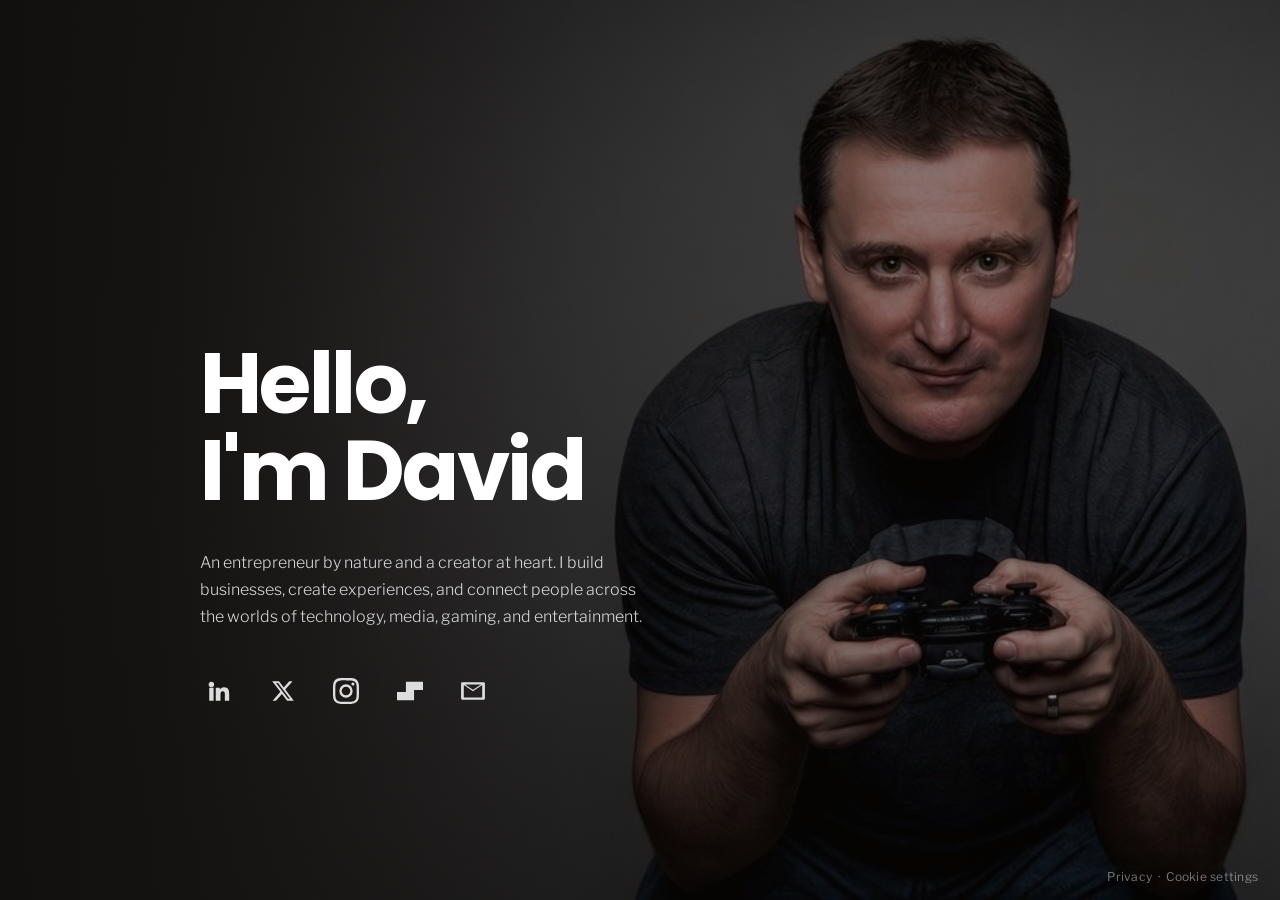
<file: index.html>
<!doctype html>
<html lang="en">
<head>
<meta charset="utf-8">
<meta name="viewport" content="width=device-width, initial-scale=1">
<script src="/assets/consent.js?v=1"></script>
<title>David C. Glass</title>
<meta name="description" content="An entrepreneur by nature and a creator at heart. I build businesses, create experiences, and connect people across the worlds of technology, media, gaming, and entertainment.">
<link rel="canonical" href="https://www.davidcglass.me/">
<meta property="og:type" content="website">
<meta property="og:url" content="https://www.davidcglass.me/">
<meta property="og:title" content="David C. Glass">
<meta property="og:description" content="An entrepreneur by nature and a creator at heart. I build businesses, create experiences, and connect people across the worlds of technology, media, gaming, and entertainment.">
<meta property="og:image" content="https://www.davidcglass.me/images/share/og-image.jpg">
<meta property="og:image:width" content="1200">
<meta property="og:image:height" content="630">
<meta property="og:image:alt" content="David C. Glass">
<meta name="twitter:card" content="summary_large_image">
<meta name="twitter:site" content="@davidcglass">
<meta name="twitter:creator" content="@davidcglass">
<meta name="twitter:title" content="David C. Glass">
<meta name="twitter:description" content="An entrepreneur by nature and a creator at heart. I build businesses, create experiences, and connect people across the worlds of technology, media, gaming, and entertainment.">
<meta name="twitter:image" content="https://www.davidcglass.me/images/share/og-image.jpg">
<link rel="icon" href="/favicon.ico" sizes="48x48">
<link rel="icon" href="/images/icons/favicon.svg" type="image/svg+xml">
<link rel="apple-touch-icon" href="/images/icons/apple-touch-icon.png">
<link rel="preload" href="/assets/fonts/poppins-latin-700-normal.woff2" as="font" type="font/woff2" crossorigin>
<style>
@font-face { font-family: "Poppins"; font-style: normal; font-weight: 700; font-display: swap; src: url("/assets/fonts/poppins-latin-700-normal.woff2") format("woff2"); }
@font-face { font-family: "Libre Franklin"; font-style: normal; font-weight: 300; font-display: swap; src: url("/assets/fonts/libre-franklin-latin-300-normal.woff2") format("woff2"); }
@font-face { font-family: "Libre Franklin"; font-style: normal; font-weight: 400; font-display: swap; src: url("/assets/fonts/libre-franklin-latin-400-normal.woff2") format("woff2"); }
  .home-legal { position: fixed; right: 22px; bottom: 16px; z-index: 3; font-size: .75rem; color: rgba(255,255,255,.45); letter-spacing: .02em; }
  .home-legal a { color: inherit; text-decoration: none; transition: color .2s; }
  .home-legal a:hover { color: rgba(255,255,255,.9); }
  .home-legal .sep { margin: 0 .5em; }
  @media (max-width: 700px) { .home-legal { right: 50%; transform: translateX(50%); bottom: 12px; white-space: nowrap; } }
</style>
<style>
  * { box-sizing: border-box; margin: 0; padding: 0; }
  html, body { height: 100%; }
  body {
    background: #1a1512;
    color: #fff;
    font-family: "Libre Franklin", Helvetica, Arial, sans-serif;
  }
  .hero {
    position: relative;
    min-height: 100vh;
    display: flex;
    align-items: center;
        background: #1a1512;
    overflow: hidden;
  }
  .bg {
    position: absolute; inset: 0; z-index: 0;
    background: url("/images/home/hero.jpg?v=1") right center / cover no-repeat;
  }
  .hero::before {               /* dark overlay like the original */
    content: "";
    position: absolute; inset: 0; z-index: 1;
    background: linear-gradient(90deg, rgba(10,8,6,.85) 0%, rgba(10,8,6,.55) 45%, rgba(10,8,6,.35) 100%);
  }
  .content {
    position: relative; z-index: 2;
    padding: 0 6vw;
    max-width: 1200px;
  }
  h1 {
    font-family: "Poppins", sans-serif;
    font-weight: 700;
    font-size: clamp(3rem, 6.667vw, 6rem);
    line-height: 1.02;
    letter-spacing: -.03em;
  }
  .roles {
    margin-top: 2.2rem;
    font-weight: 300;
    font-size: clamp(1rem, 1.25vw, 1.125rem);
    line-height: 1.7;
    color: rgba(255,255,255,.82);
    max-width: 34em;
    text-wrap: balance;
  }
  .roles .ln { white-space: nowrap; }
  /* 1440px+ : scale up smoothly to the full size, reached at 1800px */
  @media (min-width: 1440px) {
    h1 { font-size: clamp(6rem, calc(13.333vw - 6rem), 9rem); }
    .roles { font-size: clamp(1.125rem, calc(1.222vw + 0.4px), 1.4rem); }
  }
  .social {
    margin-top: 2.6rem;
    display: flex; gap: 1.6rem;
    list-style: none;
  }
  .social a {
    display: grid; place-items: center;
    width: 38px; height: 38px;
    color: #fff; opacity: .85;
    transition: opacity .2s, transform .2s;
  }
  .social a:hover { opacity: 1; transform: translateY(-2px); }
  .social svg { width: 26px; height: 26px; fill: currentColor; }

  /* Menu */
  .menu-btn {
    position: fixed; top: 22px; right: 26px; z-index: 10;
    width: 40px; height: 30px; background: none; border: 0; cursor: pointer;
    display: flex; flex-direction: column; justify-content: space-between;
  }
  .menu-btn span { display: block; height: 4px; background: #fff; border-radius: 1px; transition: .3s; }
  .menu-open .menu-btn span:nth-child(1) { transform: translateY(13px) rotate(45deg); }
  .menu-open .menu-btn span:nth-child(2) { opacity: 0; }
  .menu-open .menu-btn span:nth-child(3) { transform: translateY(-13px) rotate(-45deg); }
  nav {
    position: fixed; inset: 0; z-index: 5;
    background: rgba(10,8,6,.96);
    display: flex; align-items: center; justify-content: center;
    opacity: 0; pointer-events: none; transition: opacity .3s;
  }
  nav { visibility: hidden; transition: opacity .3s, visibility 0s .3s; }
  .menu-open nav { opacity: 1; pointer-events: auto; visibility: visible; transition: opacity .3s, visibility 0s; }
  .menu-btn:focus-visible, nav a:focus-visible, .social a:focus-visible { outline: 2px solid #fff; outline-offset: 4px; }
  nav ul { list-style: none; text-align: center; }
  nav a {
    font-family: "Poppins", sans-serif; font-weight: 700;
    font-size: clamp(2rem, 5vw, 3.5rem);
    color: #fff; text-decoration: none; line-height: 1.6;
  }
  nav a { text-transform: uppercase; letter-spacing: .04em; }
  nav a { color: #fff; transition: color .2s; }
  nav a:hover, nav a:focus-visible, nav a[aria-current="page"] { color: rgba(255,255,255,.6); }

  /* Landscape screens (laptops, monitors, tablets sideways):
     photo kept at its true 16:9 shape, placed so David sits to the right of the text */
  @media (min-width: 701px) and (orientation: landscape) {
    .hero { background: #3e3e40; }
    .bg {
      left: calc(73.5vw - 106.67vh); right: auto;
      width: 177.78vh;
      background-size: 100% 100%;
      -webkit-mask-image: linear-gradient(to right, transparent 0, #000 25%);
              mask-image: linear-gradient(to right, transparent 0, #000 25%);
    }
    .content { padding-left: 8vw; padding-top: 150px; }
    .roles { max-width: 27em; }
  }
  @media (min-width: 1280px) and (orientation: landscape) {
    .content { padding-left: 200px; }
    .roles { max-width: 34em; }
  }
  /* Phones and portrait tablets: full photo, face at top, text below */
  @media (max-width: 700px), (orientation: portrait) {
    .roles br { display: none; }
    .roles .ln { white-space: normal; }
    html, body { height: 100%; overflow: hidden; }
    .hero { height: 100vh; height: 100dvh; min-height: 0; align-items: center; }
    h1 { font-size: clamp(2.4rem, 12vw, 3.4rem); }
    .roles { margin-top: 1.2rem; font-size: .95rem; line-height: 1.6; }
    .social { margin-top: 1.4rem; gap: 1rem; }
    /* Sized from the element itself (not vh), so mobile browser toolbars can't shift it */
    .bg {
      inset: auto; top: 0; left: 50%;
      height: 100%; width: auto; aspect-ratio: 16 / 9;
      transform: translateX(-59.8%);
      background-size: 100% 100%;
    }
    .content { padding-top: 14vh; }
    .menu-btn { top: 18px; right: 18px; width: 28px; height: 20px; }
    .menu-btn span { height: 3px; }
    .menu-open .menu-btn span:nth-child(1) { transform: translateY(8.5px) rotate(45deg); }
    .menu-open .menu-btn span:nth-child(3) { transform: translateY(-8.5px) rotate(-45deg); }
    .hero::before { background: rgba(10,8,6,.6); }
  }
  @media (min-width: 701px) and (orientation: portrait) {
    h1 { font-size: 4.5rem; }
    .roles { font-size: 1.15rem; max-width: 30em; }
    .content { padding-left: 8vw; padding-right: 8vw; }
  }
  /* Phones: start the text below the chin */
  @media (max-width: 700px) {
    .content { padding-top: 30vh; }
  }
</style>
<script type="application/ld+json">
{
  "@context": "https://schema.org",
  "@type": "Person",
  "name": "David C. Glass",
  "url": "https://www.davidcglass.me/",
  "image": "https://www.davidcglass.me/images/share/og-image.jpg",
  "description": "An entrepreneur by nature and a creator at heart. I build businesses, create experiences, and connect people across the worlds of technology, media, gaming, and entertainment.",
  "sameAs": [
    "https://www.linkedin.com/in/davidcglass/",
    "https://x.com/davidcglass",
    "https://www.instagram.com/davidcglass/",
    "https://www.levelge.com/u/david"
  ]
}
</script>
</head>
<body>

<button class="menu-btn" aria-label="Open menu" aria-expanded="false" aria-controls="site-menu">
  <span></span><span></span><span></span>
</button>

<nav id="site-menu" aria-label="Main">
  <ul>
    <li><a href="#">Home</a></li>
    <li><a href="/about">About</a></li>
    <li><a href="/projects">Projects</a></li>
    <li><a href="/gallery">Gallery</a></li>
    <li><a href="/blog">Blog</a></li>
    <li><a href="https://calendar.app.google/iK7b4toyFEdSiS6U8" target="_blank" rel="noopener">Meet</a></li>
    <li><a href="/contact">Contact</a></li>
  </ul>
</nav>

<section class="hero">
  <div class="bg"></div>
  <div class="content">
    <h1>Hello,<br>I'm David</h1>
    <p class="roles">An entrepreneur by nature and a creator at heart. I build businesses, create experiences, and connect people across the worlds of technology, media, gaming, and entertainment.</p>

    <ul class="social">
      <li><a href="https://www.linkedin.com/in/davidcglass/" aria-label="LinkedIn" target="_blank" rel="noopener">
        <svg viewBox="0 0 24 24"><path d="M4.98 3.5a2.5 2.5 0 1 1 0 5 2.5 2.5 0 0 1 0-5zM3 9h4v12H3zM9 9h3.8v1.7h.05c.53-1 1.83-2.05 3.77-2.05 4.03 0 4.78 2.65 4.78 6.1V21h-4v-5.6c0-1.34-.03-3.06-1.86-3.06-1.87 0-2.15 1.46-2.15 2.96V21H9z"/></svg></a></li>
      <li><a href="https://x.com/davidcglass" aria-label="X" target="_blank" rel="noopener">
        <svg viewBox="0 0 24 24"><path d="M17.75 3h3.07l-6.7 7.66L22 21h-6.17l-4.83-6.32L5.47 21H2.4l7.17-8.2L2 3h6.33l4.37 5.77zm-1.08 16.17h1.7L7.4 4.73H5.58z"/></svg></a></li>
      <li><a href="https://www.instagram.com/davidcglass/" aria-label="Instagram" target="_blank" rel="noopener">
        <svg viewBox="0 0 24 24"><path d="M12 2.2c3.2 0 3.58 0 4.85.07 3.25.15 4.77 1.69 4.92 4.92.06 1.27.07 1.65.07 4.85s0 3.58-.07 4.85c-.15 3.23-1.66 4.77-4.92 4.92-1.27.06-1.65.07-4.85.07s-3.58 0-4.85-.07c-3.26-.15-4.77-1.7-4.92-4.92C2.17 15.58 2.16 15.2 2.16 12s0-3.58.07-4.85C2.38 3.92 3.9 2.38 7.15 2.23 8.42 2.17 8.8 2.16 12 2.16zM12 0C8.74 0 8.33 0 7.05.07 2.7.27.27 2.69.07 7.05 0 8.33 0 8.74 0 12s0 3.67.07 4.95c.2 4.36 2.62 6.78 6.98 6.98C8.33 24 8.74 24 12 24s3.67 0 4.95-.07c4.35-.2 6.78-2.62 6.98-6.98.06-1.28.07-1.69.07-4.95s0-3.67-.07-4.95C23.73 2.7 21.31.27 16.95.07 15.67 0 15.26 0 12 0zm0 5.84a6.16 6.16 0 1 0 0 12.32 6.16 6.16 0 0 0 0-12.32zM12 16a4 4 0 1 1 0-8 4 4 0 0 1 0 8zm6.4-11.85a1.44 1.44 0 1 0 0 2.88 1.44 1.44 0 0 0 0-2.88z"/></svg></a></li>
      <li><a href="https://www.levelge.com/u/david" aria-label="Levelge" target="_blank" rel="noopener">
        <svg viewBox="0 0 64 64"><polygon points="21.984,34.496 0,34.496 0,54.527 42.016,54.527 42.016,29.504 64,29.504 64,9.473 21.984,9.473"/></svg></a></li>
      <li><a href="/contact" aria-label="Contact">
        <svg viewBox="0 0 24 24"><path d="M2 4h20a1 1 0 0 1 1 1v14a1 1 0 0 1-1 1H2a1 1 0 0 1-1-1V5a1 1 0 0 1 1-1zm10 8.2L3.5 6.5v.04V18h17V6.54L12 12.2zM4.6 6l7.4 4.93L19.4 6z"/></svg></a></li>
    </ul>
  </div>
</section>

<script>
(function () {
  var btn = document.querySelector('.menu-btn');
  var nav = document.getElementById('site-menu');
  function setOpen(open, returnFocus) {
    document.body.classList.toggle('menu-open', open);
    btn.setAttribute('aria-expanded', open);
    btn.setAttribute('aria-label', open ? 'Close menu' : 'Open menu');
    if (open) nav.querySelector('a').focus();
    else if (returnFocus) btn.focus();
  }
  btn.addEventListener('click', function () { setOpen(!document.body.classList.contains('menu-open')); });
  nav.addEventListener('click', function () { setOpen(false); });
  document.addEventListener('keydown', function (e) {
    if (e.key === 'Escape' && document.body.classList.contains('menu-open')) setOpen(false, true);
  });
})();
</script>
<script src="/assets/book.js?v=1"></script>
<div class="home-legal"><a href="/privacy">Privacy</a><span class="sep">&middot;</span><a href="/privacy#cookies" data-cookie-settings>Cookie settings</a></div>
</body>
</html>
</file>
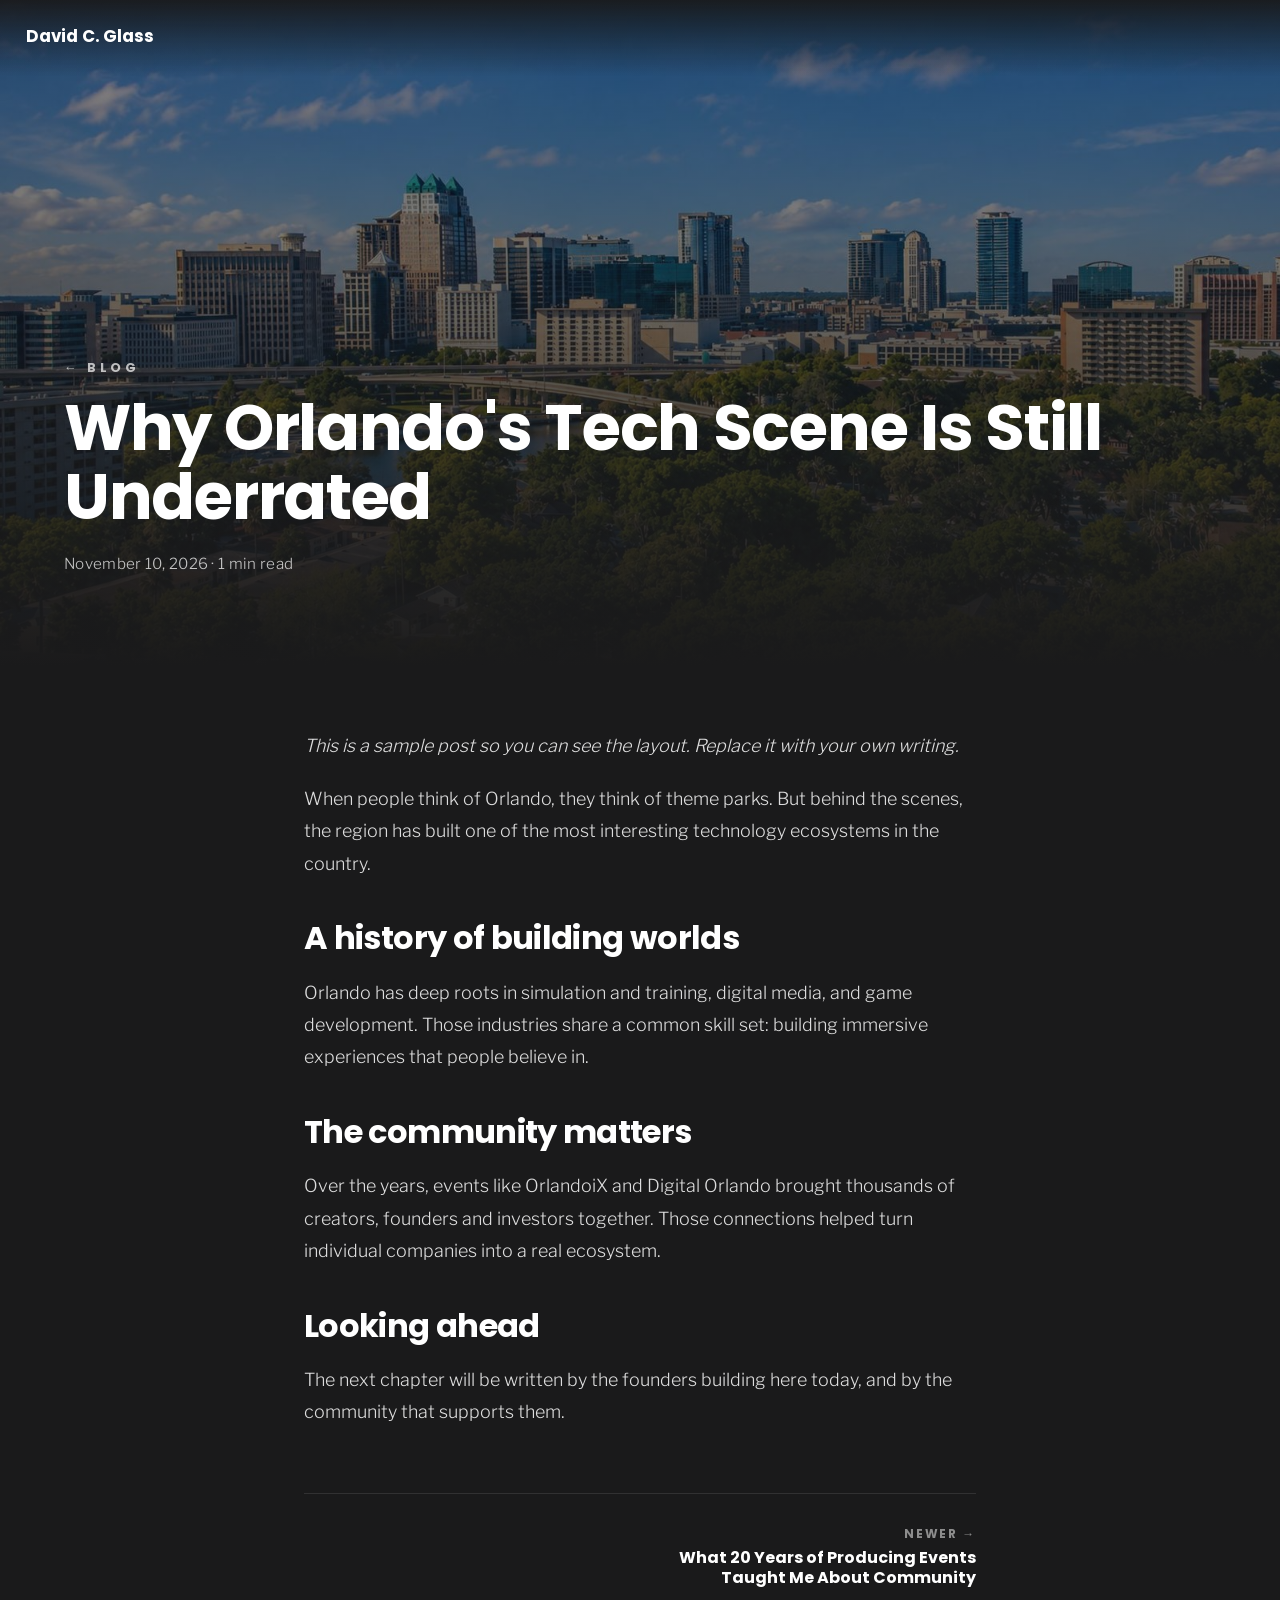
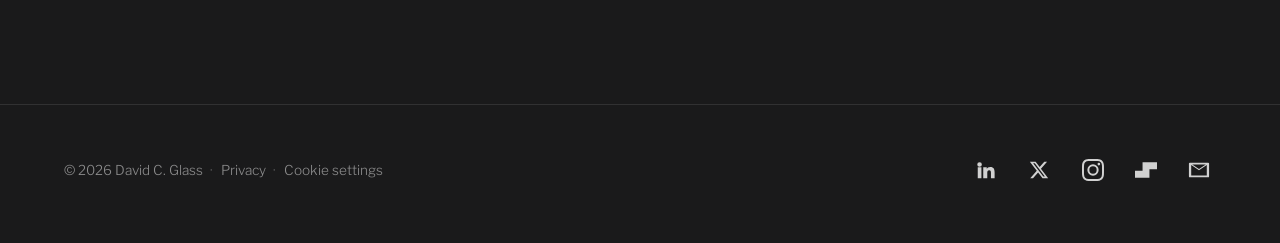
<file: blog/orlandos-tech-scene/index.html>
<!doctype html>
<html lang="en">
<head>
<meta charset="utf-8">
<meta name="viewport" content="width=device-width, initial-scale=1">
<script src="/assets/consent.js?v=1"></script>
<title>Why Orlando&#x27;s Tech Scene Is Still Underrated | David C. Glass</title>
<meta name="description" content="Simulation, gaming, digital media and a growing startup community. A look at what makes Orlando a quiet powerhouse.">
<link rel="canonical" href="https://www.davidcglass.me/blog/orlandos-tech-scene/">
<meta property="og:type" content="website">
<meta property="og:url" content="https://www.davidcglass.me/blog/orlandos-tech-scene/">
<meta property="og:title" content="Why Orlando&#x27;s Tech Scene Is Still Underrated | David C. Glass">
<meta property="og:description" content="Simulation, gaming, digital media and a growing startup community. A look at what makes Orlando a quiet powerhouse.">
<meta property="og:image" content="https://www.davidcglass.me/images/blog/orlando-tech-scene.jpg">
<meta name="twitter:card" content="summary_large_image">
<meta name="twitter:site" content="@davidcglass">
<link rel="icon" href="/favicon.ico" sizes="48x48">
<link rel="icon" href="/images/icons/favicon.svg" type="image/svg+xml">
<link rel="apple-touch-icon" href="/images/icons/apple-touch-icon.png">
<link rel="preload" href="/assets/fonts/poppins-latin-700-normal.woff2" as="font" type="font/woff2" crossorigin>
<link rel="stylesheet" href="/assets/site.css?v=33">
</head>
<body>
<div class="topbar"></div>
<a class="home-link" href="/">David C. Glass</a>
<button class="menu-btn" aria-label="Open menu" aria-expanded="false" aria-controls="site-menu"><span></span><span></span><span></span></button>
<nav id="site-menu" aria-label="Main">
  <ul>
    <li><a href="/">Home</a></li>
    <li><a href="/about">About</a></li>
    <li><a href="/projects">Projects</a></li>
    <li><a href="/gallery">Gallery</a></li>
    <li><a href="/blog" aria-current="page">Blog</a></li>
    <li><a href="https://calendar.app.google/iK7b4toyFEdSiS6U8" target="_blank" rel="noopener">Meet</a></li>
    <li><a href="/contact">Contact</a></li>
  </ul>
</nav>

<main>
  <header class="page-hero post-hero" style="--hero:url('/images/blog/orlando-tech-scene.jpg')">
    <div class="wrap">
      <a class="eyebrow back" href="/blog">&larr; Blog</a>
      <h1>Why Orlando&#x27;s Tech Scene Is Still Underrated</h1>
      <div class="post-meta">November 10, 2026 &middot; 1 min read</div>
    </div>
  </header>

  <section class="wrap">
    <article class="post-body">
<p><em>This is a sample post so you can see the layout. Replace it with your own writing.</em></p>
<p>When people think of Orlando, they think of theme parks. But behind the scenes, the region has built one of the most interesting technology ecosystems in the country.</p>
<h2>A history of building worlds</h2>
<p>Orlando has deep roots in simulation and training, digital media, and game development. Those industries share a common skill set: building immersive experiences that people believe in.</p>
<h2>The community matters</h2>
<p>Over the years, events like OrlandoiX and Digital Orlando brought thousands of creators, founders and investors together. Those connections helped turn individual companies into a real ecosystem.</p>
<h2>Looking ahead</h2>
<p>The next chapter will be written by the founders building here today, and by the community that supports them.</p>
    </article>
    <div class="post-nav" role="navigation" aria-label="More posts"><span></span><a class="newer" href="/blog/what-20-years-of-events-taught-me/"><span>Newer &rarr;</span>What 20 Years of Producing Events Taught Me About Community</a></div>
  </section>
</main>

<footer>
  <div class="wrap">
    <small class="legal">&copy; <span class="year">2026</span> David C. Glass<span class="sep">&middot;</span><a href="/privacy">Privacy</a><span class="sep">&middot;</span><a href="/privacy#cookies" data-cookie-settings>Cookie settings</a></small>
    <ul class="social" aria-label="Social links">
      <li><a href="https://www.linkedin.com/in/davidcglass/" aria-label="LinkedIn" target="_blank" rel="noopener">
        <svg viewBox="0 0 24 24"><path d="M4.98 3.5a2.5 2.5 0 1 1 0 5 2.5 2.5 0 0 1 0-5zM3 9h4v12H3zM9 9h3.8v1.7h.05c.53-1 1.83-2.05 3.77-2.05 4.03 0 4.78 2.65 4.78 6.1V21h-4v-5.6c0-1.34-.03-3.06-1.86-3.06-1.87 0-2.15 1.46-2.15 2.96V21H9z"/></svg></a></li>
      <li><a href="https://x.com/davidcglass" aria-label="X" target="_blank" rel="noopener">
        <svg viewBox="0 0 24 24"><path d="M17.75 3h3.07l-6.7 7.66L22 21h-6.17l-4.83-6.32L5.47 21H2.4l7.17-8.2L2 3h6.33l4.37 5.77zm-1.08 16.17h1.7L7.4 4.73H5.58z"/></svg></a></li>
      <li><a href="https://www.instagram.com/davidcglass/" aria-label="Instagram" target="_blank" rel="noopener">
        <svg viewBox="0 0 24 24"><path d="M12 2.2c3.2 0 3.58 0 4.85.07 3.25.15 4.77 1.69 4.92 4.92.06 1.27.07 1.65.07 4.85s0 3.58-.07 4.85c-.15 3.23-1.66 4.77-4.92 4.92-1.27.06-1.65.07-4.85.07s-3.58 0-4.85-.07c-3.26-.15-4.77-1.7-4.92-4.92C2.17 15.58 2.16 15.2 2.16 12s0-3.58.07-4.85C2.38 3.92 3.9 2.38 7.15 2.23 8.42 2.17 8.8 2.16 12 2.16zM12 0C8.74 0 8.33 0 7.05.07 2.7.27.27 2.69.07 7.05 0 8.33 0 8.74 0 12s0 3.67.07 4.95c.2 4.36 2.62 6.78 6.98 6.98C8.33 24 8.74 24 12 24s3.67 0 4.95-.07c4.35-.2 6.78-2.62 6.98-6.98.06-1.28.07-1.69.07-4.95s0-3.67-.07-4.95C23.73 2.7 21.31.27 16.95.07 15.67 0 15.26 0 12 0zm0 5.84a6.16 6.16 0 1 0 0 12.32 6.16 6.16 0 0 0 0-12.32zM12 16a4 4 0 1 1 0-8 4 4 0 0 1 0 8zm6.4-11.85a1.44 1.44 0 1 0 0 2.88 1.44 1.44 0 0 0 0-2.88z"/></svg></a></li>
      <li><a href="https://www.levelge.com/u/david" aria-label="Levelge" target="_blank" rel="noopener">
        <svg viewBox="0 0 64 64"><polygon points="21.984,34.496 0,34.496 0,54.527 42.016,54.527 42.016,29.504 64,29.504 64,9.473 21.984,9.473"/></svg></a></li>
      <li><a href="/contact" aria-label="Contact">
        <svg viewBox="0 0 24 24"><path d="M2 4h20a1 1 0 0 1 1 1v14a1 1 0 0 1-1 1H2a1 1 0 0 1-1-1V5a1 1 0 0 1 1-1zm10 8.2L3.5 6.5v.04V18h17V6.54L12 12.2zM4.6 6l7.4 4.93L19.4 6z"/></svg></a></li>
    </ul>
  </div>
</footer>
<script src="/assets/menu.js?v=2"></script>
<script src="/assets/book.js?v=1"></script>
</body>
</html>
</file>
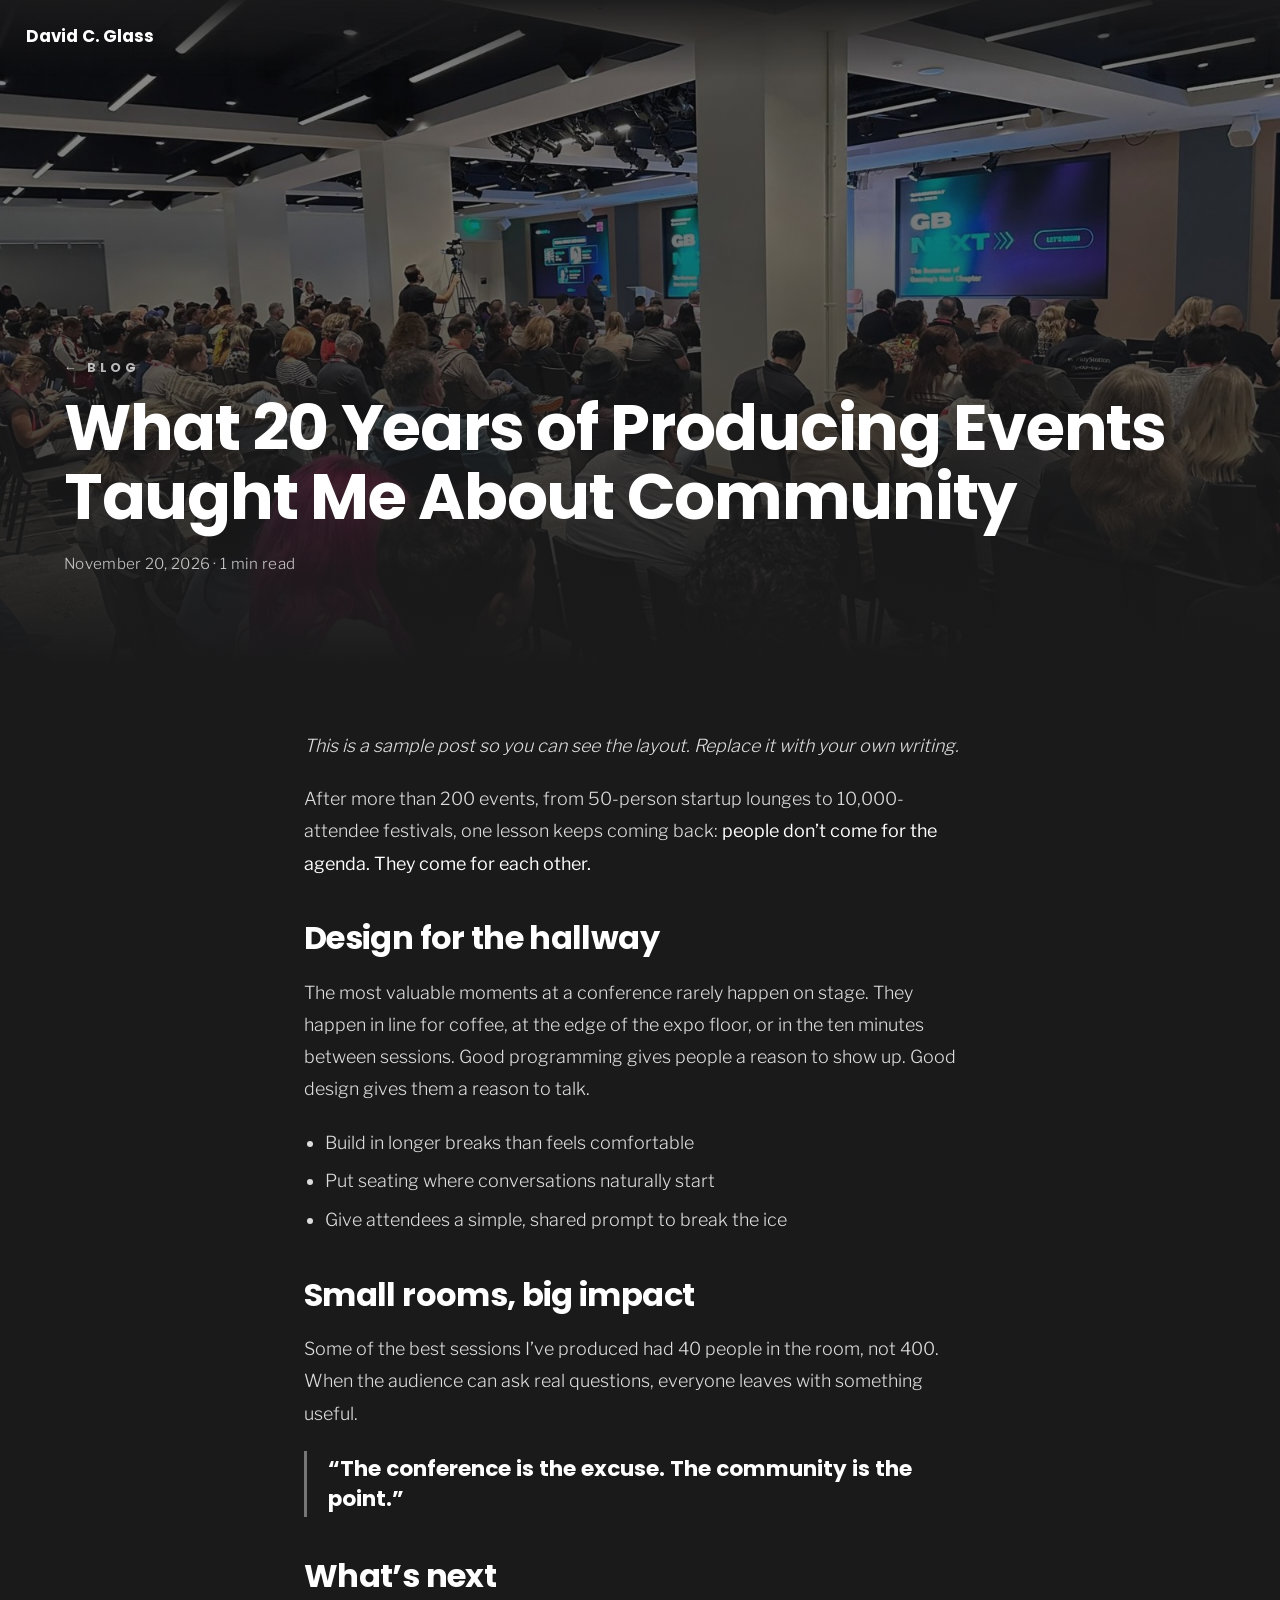
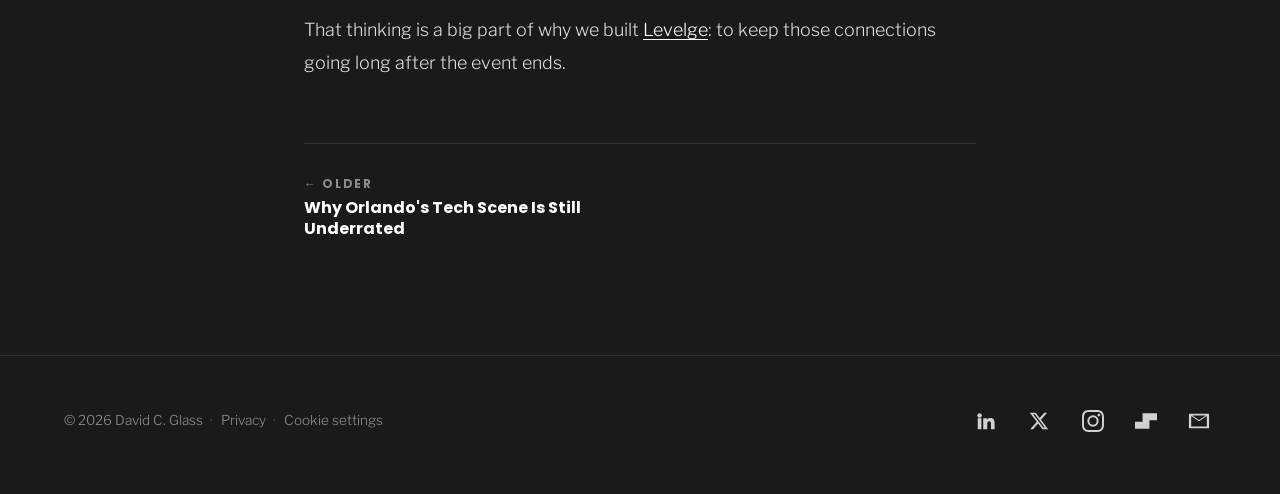
<file: blog/what-20-years-of-events-taught-me/index.html>
<!doctype html>
<html lang="en">
<head>
<meta charset="utf-8">
<meta name="viewport" content="width=device-width, initial-scale=1">
<script src="/assets/consent.js?v=1"></script>
<title>What 20 Years of Producing Events Taught Me About Community | David C. Glass</title>
<meta name="description" content="The best conferences aren&#x27;t about the stage. They&#x27;re about what happens in the hallways, and how you design for it.">
<link rel="canonical" href="https://www.davidcglass.me/blog/what-20-years-of-events-taught-me/">
<meta property="og:type" content="website">
<meta property="og:url" content="https://www.davidcglass.me/blog/what-20-years-of-events-taught-me/">
<meta property="og:title" content="What 20 Years of Producing Events Taught Me About Community | David C. Glass">
<meta property="og:description" content="The best conferences aren&#x27;t about the stage. They&#x27;re about what happens in the hallways, and how you design for it.">
<meta property="og:image" content="https://www.davidcglass.me/images/blog/gb-next-2024.jpg">
<meta name="twitter:card" content="summary_large_image">
<meta name="twitter:site" content="@davidcglass">
<link rel="icon" href="/favicon.ico" sizes="48x48">
<link rel="icon" href="/images/icons/favicon.svg" type="image/svg+xml">
<link rel="apple-touch-icon" href="/images/icons/apple-touch-icon.png">
<link rel="preload" href="/assets/fonts/poppins-latin-700-normal.woff2" as="font" type="font/woff2" crossorigin>
<link rel="stylesheet" href="/assets/site.css?v=33">
</head>
<body>
<div class="topbar"></div>
<a class="home-link" href="/">David C. Glass</a>
<button class="menu-btn" aria-label="Open menu" aria-expanded="false" aria-controls="site-menu"><span></span><span></span><span></span></button>
<nav id="site-menu" aria-label="Main">
  <ul>
    <li><a href="/">Home</a></li>
    <li><a href="/about">About</a></li>
    <li><a href="/projects">Projects</a></li>
    <li><a href="/gallery">Gallery</a></li>
    <li><a href="/blog" aria-current="page">Blog</a></li>
    <li><a href="https://calendar.app.google/iK7b4toyFEdSiS6U8" target="_blank" rel="noopener">Meet</a></li>
    <li><a href="/contact">Contact</a></li>
  </ul>
</nav>

<main>
  <header class="page-hero post-hero" style="--hero:url('/images/blog/gb-next-2024.jpg')">
    <div class="wrap">
      <a class="eyebrow back" href="/blog">&larr; Blog</a>
      <h1>What 20 Years of Producing Events Taught Me About Community</h1>
      <div class="post-meta">November 20, 2026 &middot; 1 min read</div>
    </div>
  </header>

  <section class="wrap">
    <article class="post-body">
<p><em>This is a sample post so you can see the layout. Replace it with your own writing.</em></p>
<p>After more than 200 events, from 50-person startup lounges to 10,000-attendee festivals, one lesson keeps coming back: <strong>people don&rsquo;t come for the agenda. They come for each other.</strong></p>
<h2>Design for the hallway</h2>
<p>The most valuable moments at a conference rarely happen on stage. They happen in line for coffee, at the edge of the expo floor, or in the ten minutes between sessions. Good programming gives people a reason to show up. Good design gives them a reason to talk.</p>
<ul>
<li>Build in longer breaks than feels comfortable</li>
<li>Put seating where conversations naturally start</li>
<li>Give attendees a simple, shared prompt to break the ice</li>
</ul>
<h2>Small rooms, big impact</h2>
<p>Some of the best sessions I&rsquo;ve produced had 40 people in the room, not 400. When the audience can ask real questions, everyone leaves with something useful.</p>
<blockquote>
<p>&ldquo;The conference is the excuse. The community is the point.&rdquo;</p>
</blockquote>
<h2>What&rsquo;s next</h2>
<p>That thinking is a big part of why we built <a href="https://www.levelge.com">Levelge</a>: to keep those connections going long after the event ends.</p>
    </article>
    <div class="post-nav" role="navigation" aria-label="More posts"><a class="older" href="/blog/orlandos-tech-scene/"><span>&larr; Older</span>Why Orlando&#x27;s Tech Scene Is Still Underrated</a><span></span></div>
  </section>
</main>

<footer>
  <div class="wrap">
    <small class="legal">&copy; <span class="year">2026</span> David C. Glass<span class="sep">&middot;</span><a href="/privacy">Privacy</a><span class="sep">&middot;</span><a href="/privacy#cookies" data-cookie-settings>Cookie settings</a></small>
    <ul class="social" aria-label="Social links">
      <li><a href="https://www.linkedin.com/in/davidcglass/" aria-label="LinkedIn" target="_blank" rel="noopener">
        <svg viewBox="0 0 24 24"><path d="M4.98 3.5a2.5 2.5 0 1 1 0 5 2.5 2.5 0 0 1 0-5zM3 9h4v12H3zM9 9h3.8v1.7h.05c.53-1 1.83-2.05 3.77-2.05 4.03 0 4.78 2.65 4.78 6.1V21h-4v-5.6c0-1.34-.03-3.06-1.86-3.06-1.87 0-2.15 1.46-2.15 2.96V21H9z"/></svg></a></li>
      <li><a href="https://x.com/davidcglass" aria-label="X" target="_blank" rel="noopener">
        <svg viewBox="0 0 24 24"><path d="M17.75 3h3.07l-6.7 7.66L22 21h-6.17l-4.83-6.32L5.47 21H2.4l7.17-8.2L2 3h6.33l4.37 5.77zm-1.08 16.17h1.7L7.4 4.73H5.58z"/></svg></a></li>
      <li><a href="https://www.instagram.com/davidcglass/" aria-label="Instagram" target="_blank" rel="noopener">
        <svg viewBox="0 0 24 24"><path d="M12 2.2c3.2 0 3.58 0 4.85.07 3.25.15 4.77 1.69 4.92 4.92.06 1.27.07 1.65.07 4.85s0 3.58-.07 4.85c-.15 3.23-1.66 4.77-4.92 4.92-1.27.06-1.65.07-4.85.07s-3.58 0-4.85-.07c-3.26-.15-4.77-1.7-4.92-4.92C2.17 15.58 2.16 15.2 2.16 12s0-3.58.07-4.85C2.38 3.92 3.9 2.38 7.15 2.23 8.42 2.17 8.8 2.16 12 2.16zM12 0C8.74 0 8.33 0 7.05.07 2.7.27.27 2.69.07 7.05 0 8.33 0 8.74 0 12s0 3.67.07 4.95c.2 4.36 2.62 6.78 6.98 6.98C8.33 24 8.74 24 12 24s3.67 0 4.95-.07c4.35-.2 6.78-2.62 6.98-6.98.06-1.28.07-1.69.07-4.95s0-3.67-.07-4.95C23.73 2.7 21.31.27 16.95.07 15.67 0 15.26 0 12 0zm0 5.84a6.16 6.16 0 1 0 0 12.32 6.16 6.16 0 0 0 0-12.32zM12 16a4 4 0 1 1 0-8 4 4 0 0 1 0 8zm6.4-11.85a1.44 1.44 0 1 0 0 2.88 1.44 1.44 0 0 0 0-2.88z"/></svg></a></li>
      <li><a href="https://www.levelge.com/u/david" aria-label="Levelge" target="_blank" rel="noopener">
        <svg viewBox="0 0 64 64"><polygon points="21.984,34.496 0,34.496 0,54.527 42.016,54.527 42.016,29.504 64,29.504 64,9.473 21.984,9.473"/></svg></a></li>
      <li><a href="/contact" aria-label="Contact">
        <svg viewBox="0 0 24 24"><path d="M2 4h20a1 1 0 0 1 1 1v14a1 1 0 0 1-1 1H2a1 1 0 0 1-1-1V5a1 1 0 0 1 1-1zm10 8.2L3.5 6.5v.04V18h17V6.54L12 12.2zM4.6 6l7.4 4.93L19.4 6z"/></svg></a></li>
    </ul>
  </div>
</footer>
<script src="/assets/menu.js?v=2"></script>
<script src="/assets/book.js?v=1"></script>
</body>
</html>
</file>
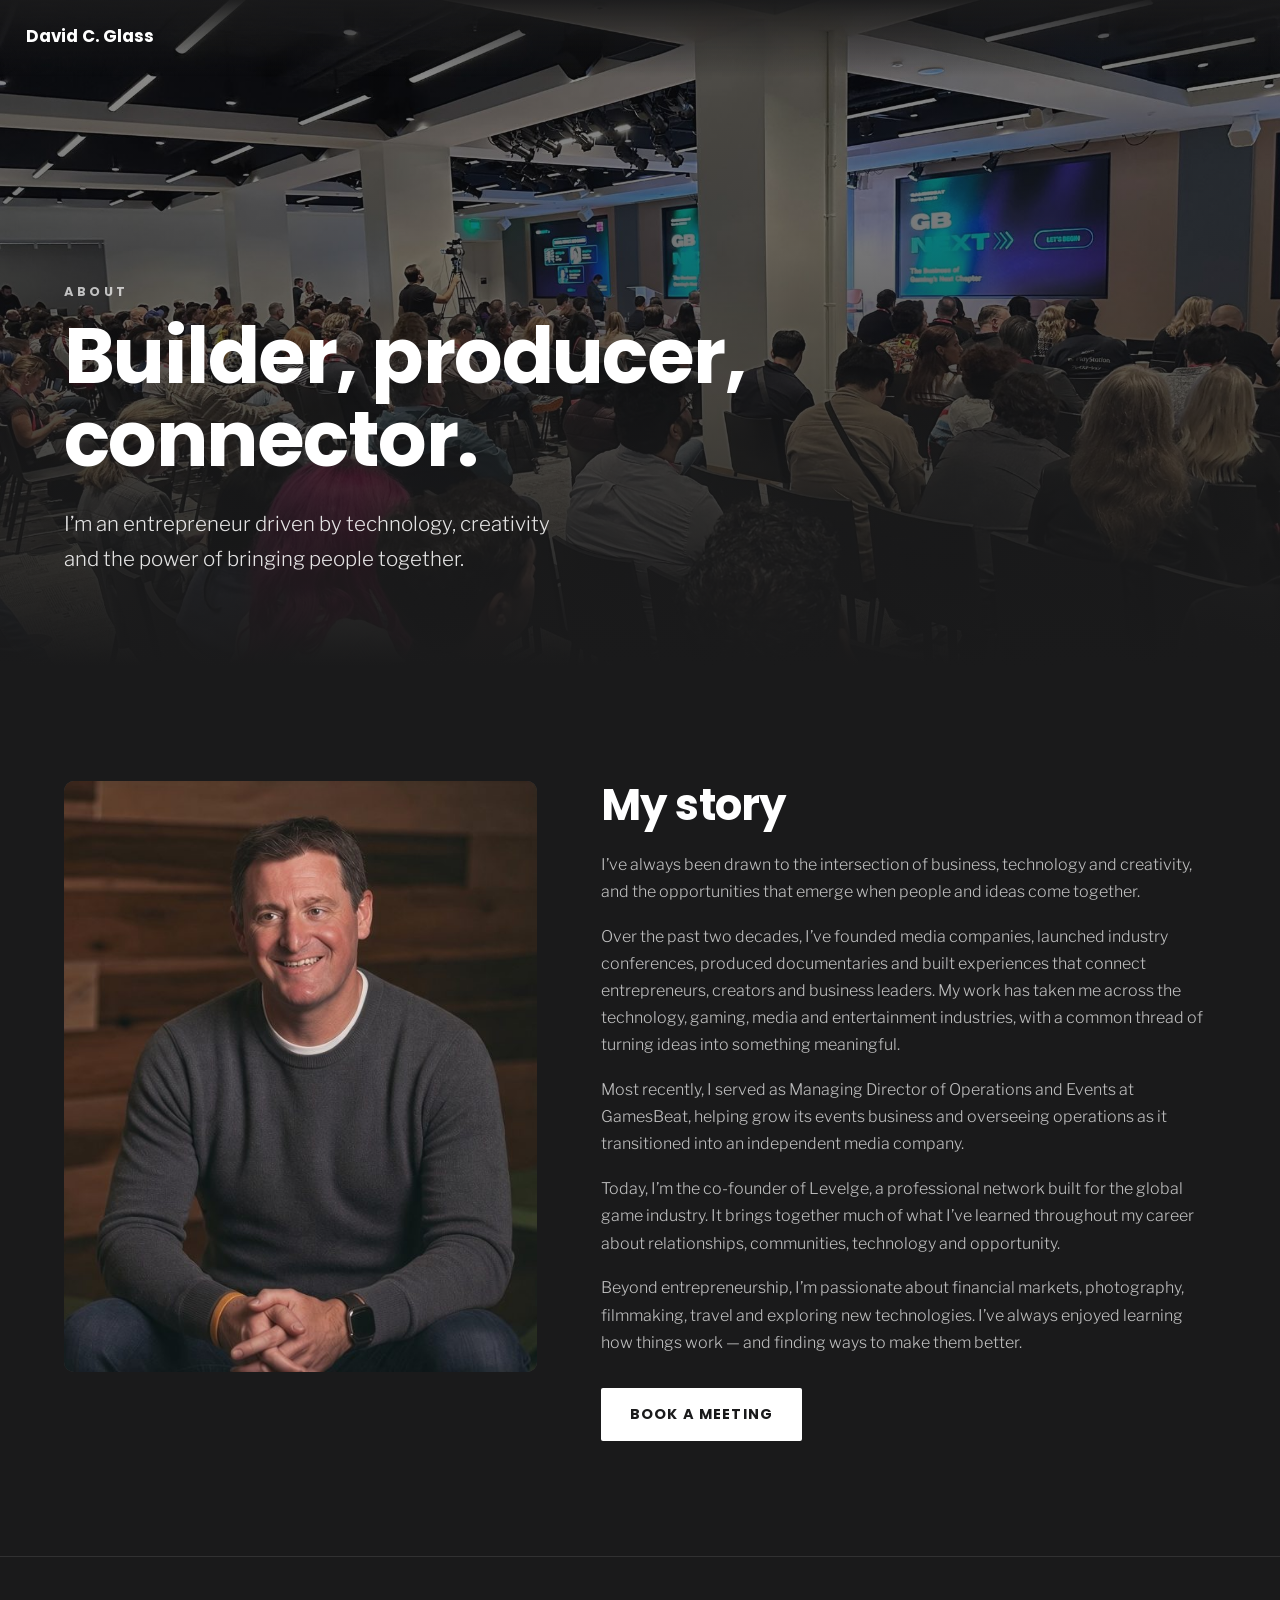
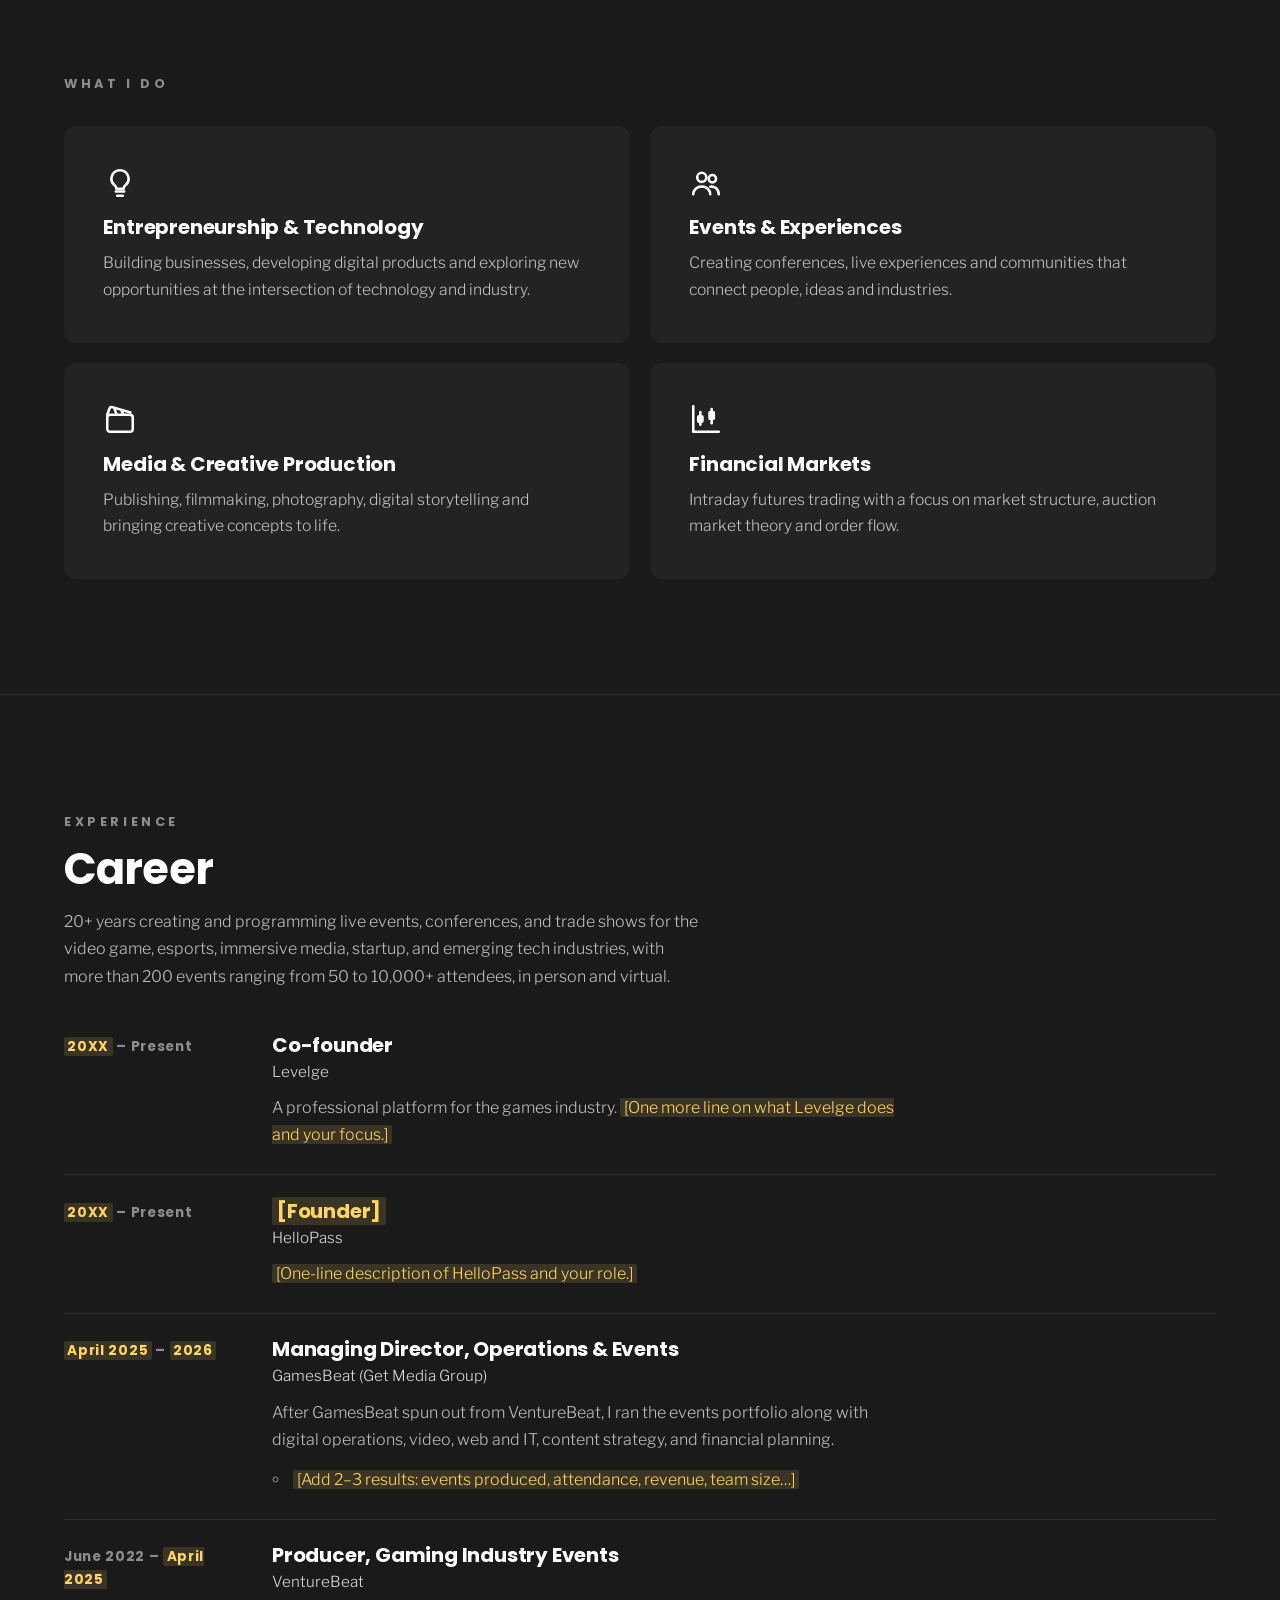
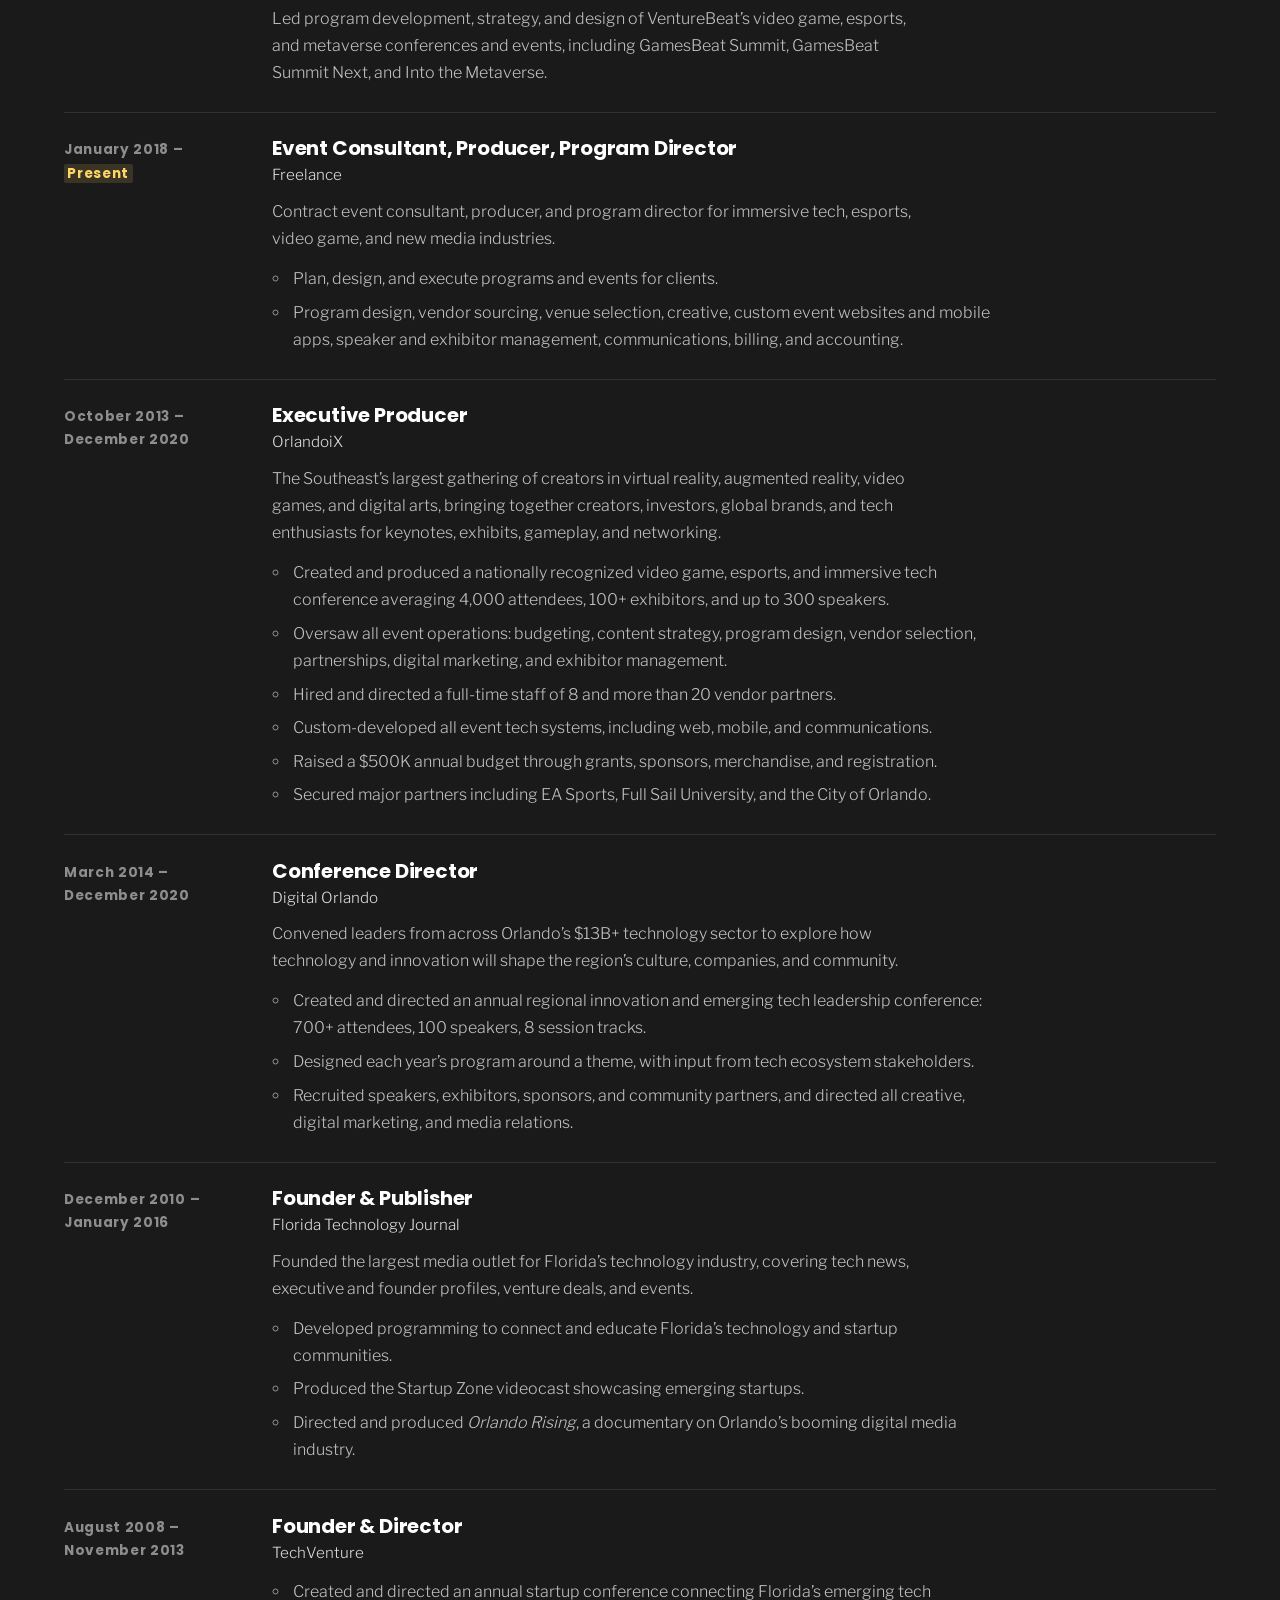
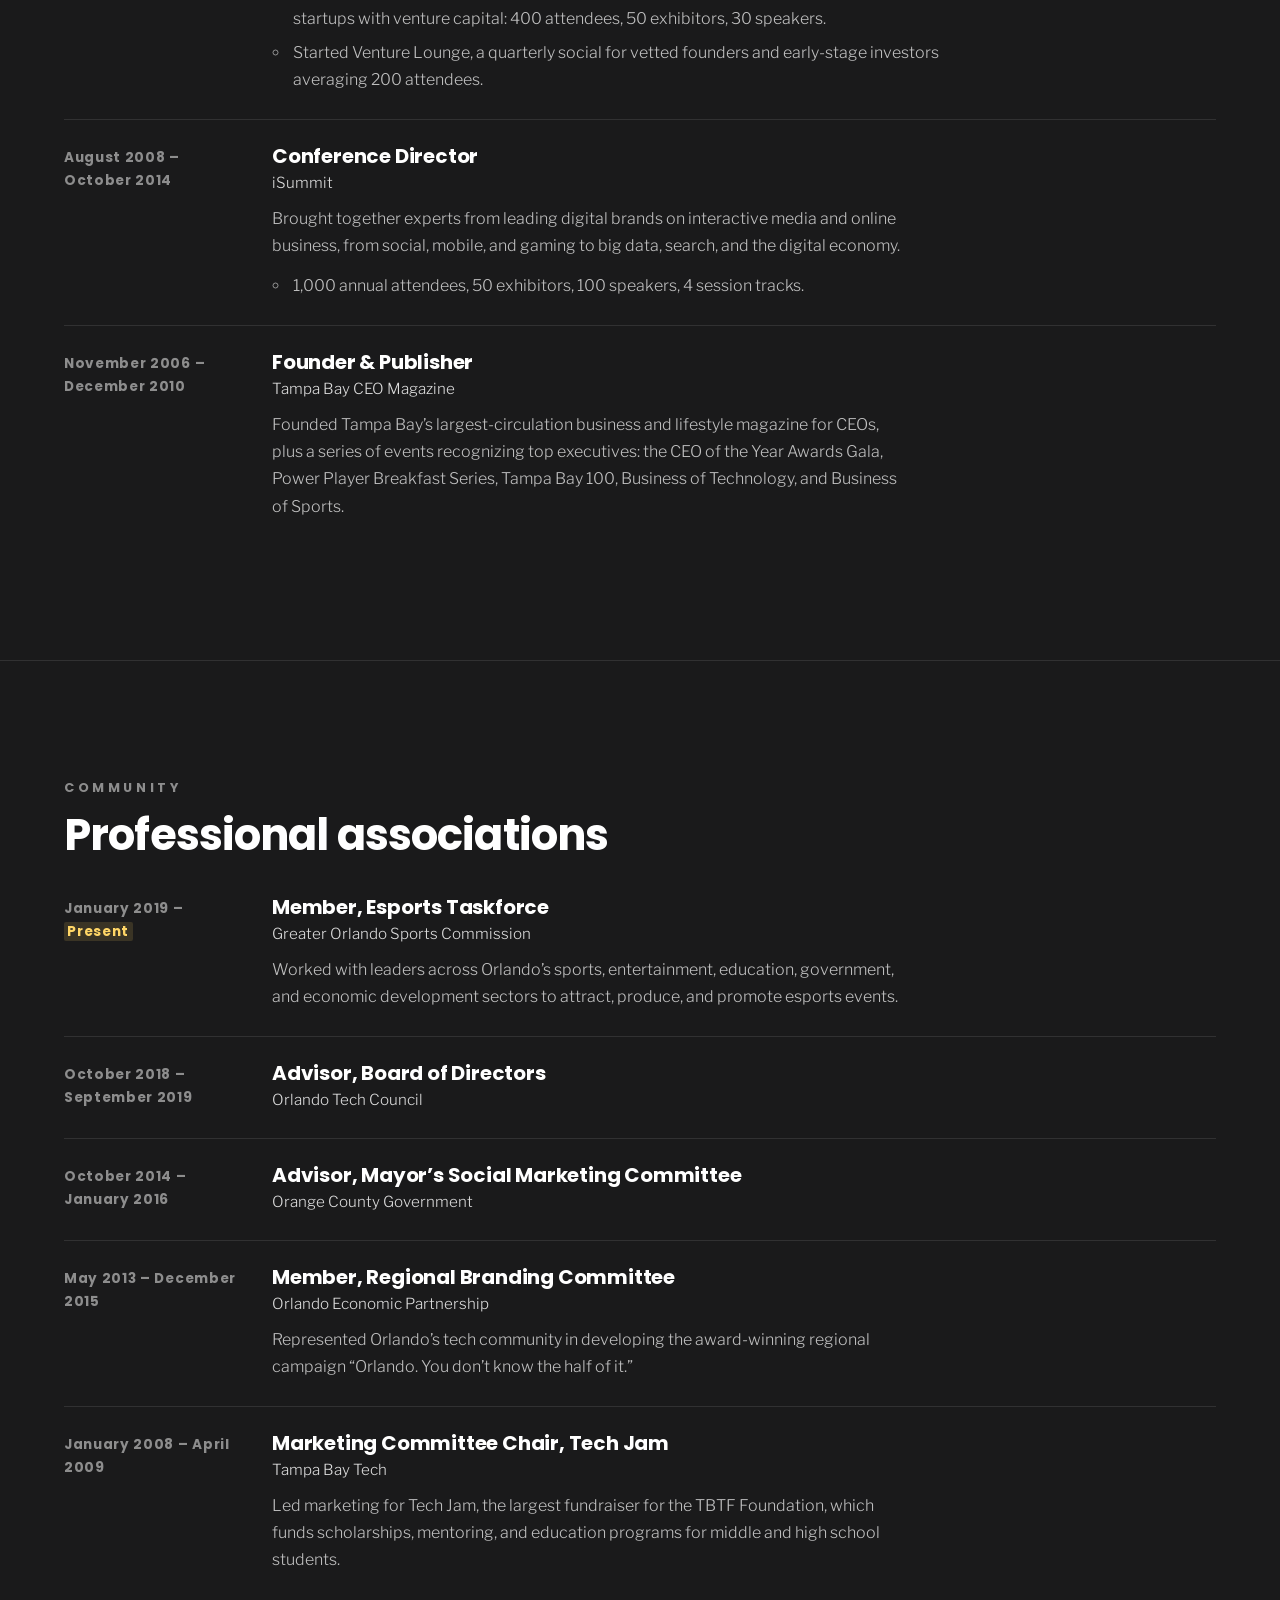
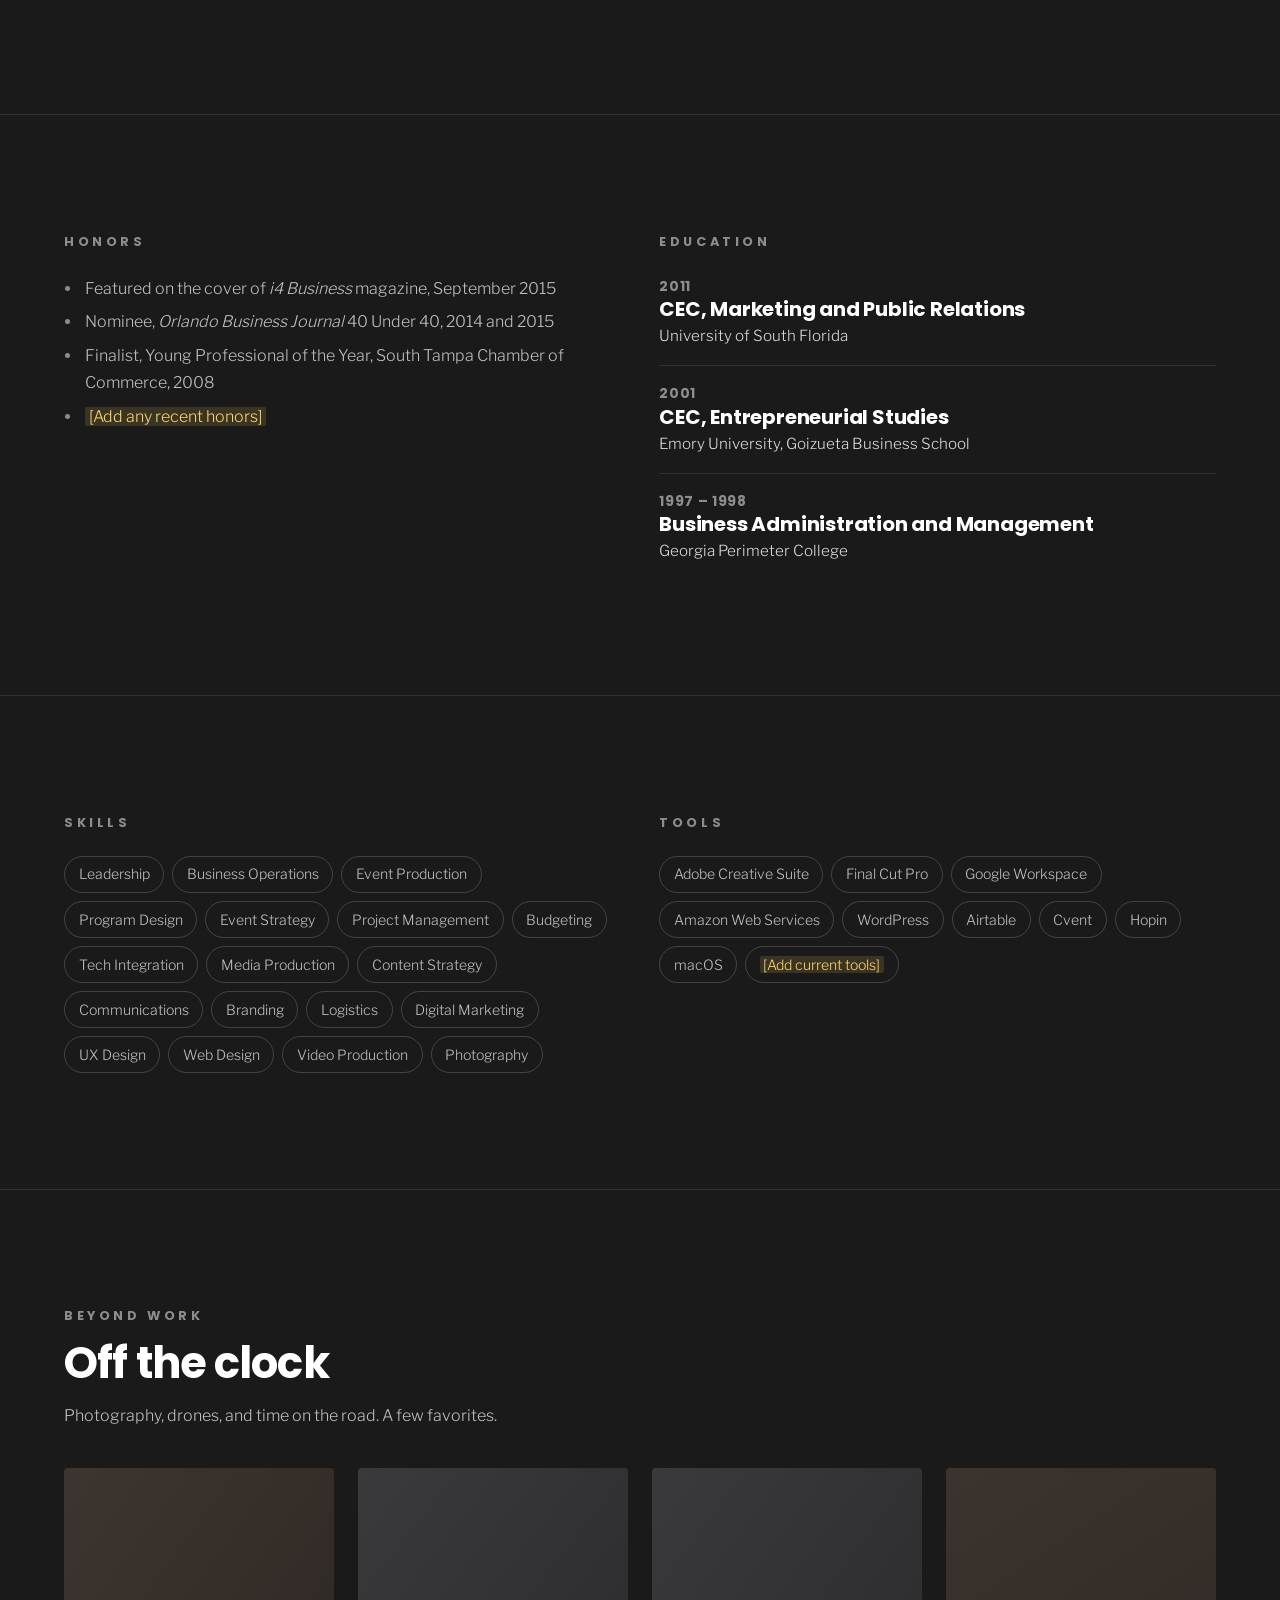
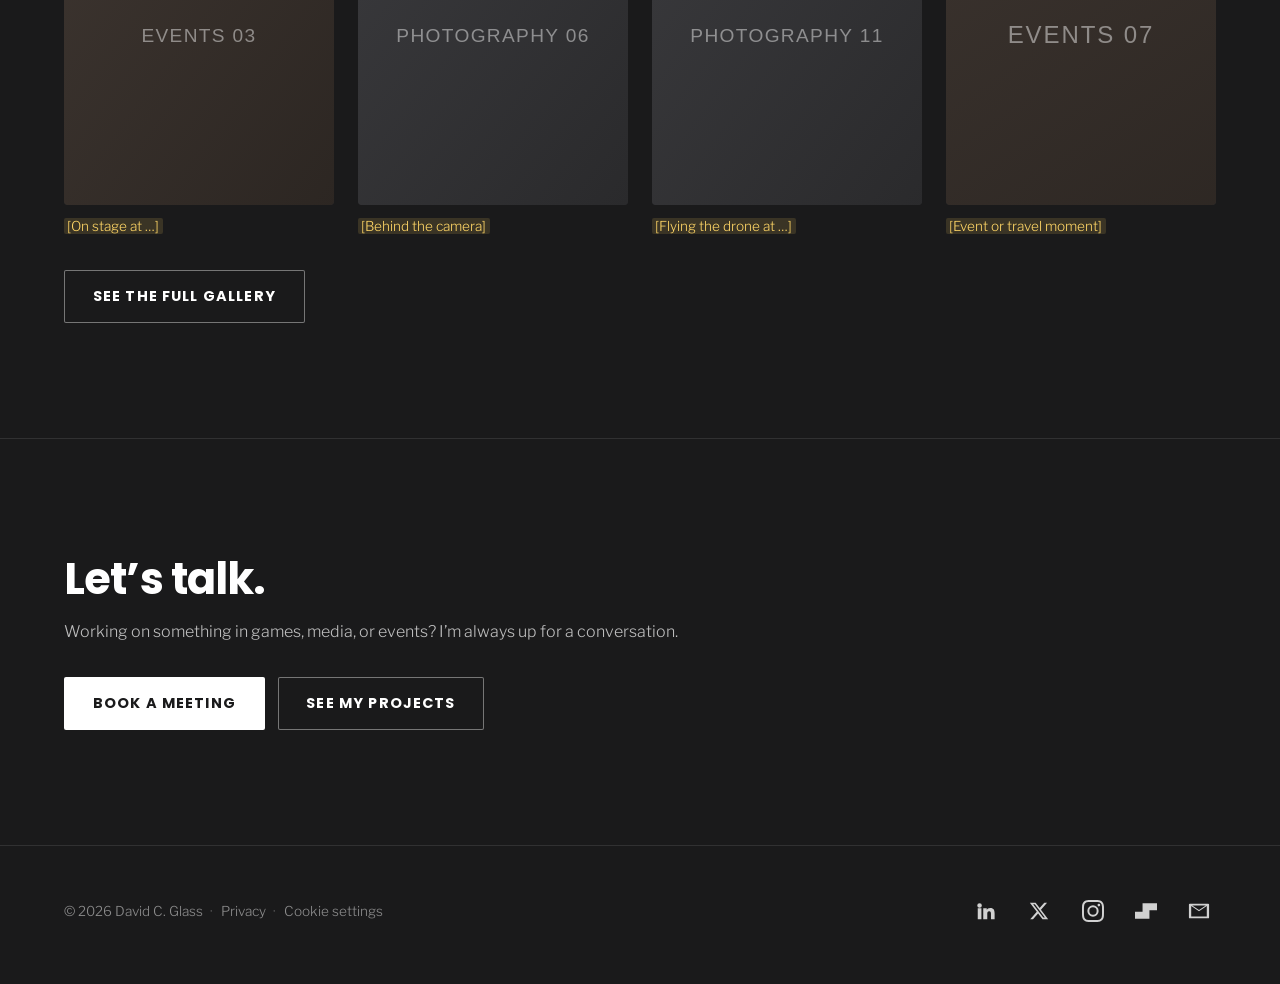
<file: about.html>
<!doctype html>
<html lang="en">
<head>
<meta charset="utf-8">
<meta name="viewport" content="width=device-width, initial-scale=1">
<script src="/assets/consent.js?v=1"></script>
<title>About | David C. Glass</title>
<meta name="description" content="About David C. Glass: entrepreneur, event producer, and co-founder of Levelge.">
<link rel="canonical" href="https://www.davidcglass.me/about">
<meta property="og:type" content="website">
<meta property="og:url" content="https://www.davidcglass.me/about">
<meta property="og:title" content="About | David C. Glass">
<meta property="og:description" content="About David C. Glass: entrepreneur, event producer, and co-founder of Levelge.">
<meta property="og:image" content="https://www.davidcglass.me/images/share/og-image.jpg">
<meta name="twitter:card" content="summary_large_image">
<meta name="twitter:site" content="@davidcglass">
<link rel="icon" href="/favicon.ico" sizes="48x48">
<link rel="icon" href="/images/icons/favicon.svg" type="image/svg+xml">
<link rel="apple-touch-icon" href="/images/icons/apple-touch-icon.png">
<link rel="preload" href="/assets/fonts/poppins-latin-700-normal.woff2" as="font" type="font/woff2" crossorigin>
<link rel="stylesheet" href="/assets/site.css?v=33">
</head>
<body>
<div class="topbar"></div>
<a class="home-link" href="/">David C. Glass</a>
<button class="menu-btn" aria-label="Open menu" aria-expanded="false" aria-controls="site-menu"><span></span><span></span><span></span></button>
<nav id="site-menu" aria-label="Main">
  <ul>
    <li><a href="/">Home</a></li>
    <li><a href="/about" aria-current="page">About</a></li>
    <li><a href="/projects">Projects</a></li>
    <li><a href="/gallery">Gallery</a></li>
    <li><a href="/blog">Blog</a></li>
    <li><a href="https://calendar.app.google/iK7b4toyFEdSiS6U8" target="_blank" rel="noopener">Meet</a></li>
    <li><a href="/contact">Contact</a></li>
  </ul>
</nav>

<main>
  <header class="page-hero" style="--hero:url('/images/about/banner.jpg?v=3')">
    <div class="wrap">  
    <div class="eyebrow">About</div>
    <h1>Builder, producer,<br>connector.</h1>
    <p class="lead">I&rsquo;m an entrepreneur driven by technology, creativity and the power of bringing people together.</p>
    </div>
  </header>

  <section class="wrap">
    <div class="split">
      <div class="portrait"><img src="/images/about/portrait.jpg?v=1" alt="David C. Glass" style="object-position: 77% center"></div>
      <div>
        <h2>My story</h2>
        <p style="margin-top:1.4rem">I&rsquo;ve always been drawn to the intersection of business, technology and creativity, and the opportunities that emerge when people and ideas come together.</p>
        <p>Over the past two decades, I&rsquo;ve founded media companies, launched industry conferences, produced documentaries and built experiences that connect entrepreneurs, creators and business leaders. My work has taken me across the technology, gaming, media and entertainment industries, with a common thread of turning ideas into something meaningful.</p>
        <p>Most recently, I served as Managing Director of Operations and Events at GamesBeat, helping grow its events business and overseeing operations as it transitioned into an independent media company.</p>
        <p>Today, I&rsquo;m the co-founder of Levelge, a professional network built for the global game industry. It brings together much of what I&rsquo;ve learned throughout my career about relationships, communities, technology and opportunity.</p>
        <p>Beyond entrepreneurship, I&rsquo;m passionate about financial markets, photography, filmmaking, travel and exploring new technologies. I&rsquo;ve always enjoyed learning how things work &mdash; and finding ways to make them better.</p>
        <a class="btn" href="https://calendar.app.google/iK7b4toyFEdSiS6U8" target="_blank" rel="noopener">Book a meeting</a>
      </div>
    </div>
  </section>

  <section class="wrap">
    <div class="eyebrow">What I do</div>
    <div class="grid grid-2 what-cards" style="margin-top:2rem">
      <div class="card"><svg class="card-icon" viewBox="0 0 24 24" fill="none" stroke="currentColor" stroke-width="1.8" stroke-linecap="round" stroke-linejoin="round" aria-hidden="true"><path d="M9 18h6M10 21h4M12 3a6 6 0 0 0-3.6 10.8c.6.5 1 1.2 1 2V16h5.2v-.2c0-.8.4-1.5 1-2A6 6 0 0 0 12 3z"/></svg><h3>Entrepreneurship &amp; Technology</h3><p>Building businesses, developing digital products and exploring new opportunities at the intersection of technology and industry.</p></div>
      <div class="card"><svg class="card-icon" viewBox="0 0 24 24" fill="none" stroke="currentColor" stroke-width="1.8" stroke-linecap="round" stroke-linejoin="round" aria-hidden="true"><circle cx="9" cy="8" r="3.2"/><circle cx="16.5" cy="9" r="2.6"/><path d="M3 20c0-3.3 2.7-5.5 6-5.5s6 2.2 6 5.5M15 14.6c3.2-.4 6 1.6 6 5.4"/></svg><h3>Events &amp; Experiences</h3><p>Creating conferences, live experiences and communities that connect people, ideas and industries.</p></div>
      <div class="card"><svg class="card-icon" viewBox="0 0 24 24" fill="none" stroke="currentColor" stroke-width="1.8" stroke-linecap="round" stroke-linejoin="round" aria-hidden="true"><rect x="3" y="9" width="18" height="12" rx="2"/><path d="M3 9l1.6-4.4a1.6 1.6 0 0 1 2-1L19.4 7.4M8 4.4l1.5 4.2M13 5.9l1.5 3.1"/></svg><h3>Media &amp; Creative Production</h3><p>Publishing, filmmaking, photography, digital storytelling and bringing creative concepts to life.</p></div>
      <div class="card"><svg class="card-icon" viewBox="0 0 24 24" fill="none" stroke="currentColor" stroke-width="1.8" stroke-linecap="round" stroke-linejoin="round" aria-hidden="true"><path d="M3 3v18h18"/><path d="M8 7v9M8 9h0"/><rect x="6.5" y="10" width="3" height="4" rx=".6"/><path d="M16 5v10"/><rect x="14.5" y="7" width="3" height="5" rx=".6"/></svg><h3>Financial Markets</h3><p>Intraday futures trading with a focus on market structure, auction market theory and order flow.</p></div>
    </div>
  </section>

  <section class="wrap" id="experience">
    <div class="eyebrow">Experience</div>
    <h2 style="margin-top:.8rem">Career</h2>
    <p style="margin-top:1rem">20+ years creating and programming live events, conferences, and trade shows for the video game, esports, immersive media, startup, and emerging tech industries, with more than 200 events ranging from 50 to 10,000+ attendees, in person and virtual.</p>
    <ul class="timeline" style="margin-top:2.8rem">
      <li><div class="when"><span class="todo">20XX</span> &ndash; Present</div><div><h3>Co-founder</h3><div class="org">Levelge</div><p>A professional platform for the games industry. <span class="todo">[One more line on what Levelge does and your focus.]</span></p></div></li>
      <li><div class="when"><span class="todo">20XX</span> &ndash; Present</div><div><h3><span class="todo">[Founder]</span></h3><div class="org">HelloPass</div><p><span class="todo">[One-line description of HelloPass and your role.]</span></p></div></li>
      <li><div class="when"><span class="todo">April 2025</span> &ndash; <span class="todo">2026</span></div><div><h3>Managing Director, Operations &amp; Events</h3><div class="org">GamesBeat (Get Media Group)</div><p>After GamesBeat spun out from VentureBeat, I ran the events portfolio along with digital operations, video, web and IT, content strategy, and financial planning.</p><ul class="bullets"><li><span class="todo">[Add 2&ndash;3 results: events produced, attendance, revenue, team size&hellip;]</span></li></ul></div></li>
      <li><div class="when">June 2022 &ndash; <span class="todo">April 2025</span></div><div><h3>Producer, Gaming Industry Events</h3><div class="org">VentureBeat</div><p>Led program development, strategy, and design of VentureBeat&rsquo;s video game, esports, and metaverse conferences and events, including GamesBeat Summit, GamesBeat Summit Next, and Into the Metaverse.</p></div></li>
      <li><div class="when">January 2018 &ndash; <span class="todo">Present</span></div><div><h3>Event Consultant, Producer, Program Director</h3><div class="org">Freelance</div><p>Contract event consultant, producer, and program director for immersive tech, esports, video game, and new media industries.</p><ul class="bullets"><li>Plan, design, and execute programs and events for clients.</li><li>Program design, vendor sourcing, venue selection, creative, custom event websites and mobile apps, speaker and exhibitor management, communications, billing, and accounting.</li></ul></div></li>
      <li><div class="when">October 2013 &ndash; December 2020</div><div><h3>Executive Producer</h3><div class="org">OrlandoiX</div><p>The Southeast&rsquo;s largest gathering of creators in virtual reality, augmented reality, video games, and digital arts, bringing together creators, investors, global brands, and tech enthusiasts for keynotes, exhibits, gameplay, and networking.</p><ul class="bullets"><li>Created and produced a nationally recognized video game, esports, and immersive tech conference averaging 4,000 attendees, 100+ exhibitors, and up to 300 speakers.</li><li>Oversaw all event operations: budgeting, content strategy, program design, vendor selection, partnerships, digital marketing, and exhibitor management.</li><li>Hired and directed a full-time staff of 8 and more than 20 vendor partners.</li><li>Custom-developed all event tech systems, including web, mobile, and communications.</li><li>Raised a $500K annual budget through grants, sponsors, merchandise, and registration.</li><li>Secured major partners including EA Sports, Full Sail University, and the City of Orlando.</li></ul></div></li>
      <li><div class="when">March 2014 &ndash; December 2020</div><div><h3>Conference Director</h3><div class="org">Digital Orlando</div><p>Convened leaders from across Orlando&rsquo;s $13B+ technology sector to explore how technology and innovation will shape the region&rsquo;s culture, companies, and community.</p><ul class="bullets"><li>Created and directed an annual regional innovation and emerging tech leadership conference: 700+ attendees, 100 speakers, 8 session tracks.</li><li>Designed each year&rsquo;s program around a theme, with input from tech ecosystem stakeholders.</li><li>Recruited speakers, exhibitors, sponsors, and community partners, and directed all creative, digital marketing, and media relations.</li></ul></div></li>
      <li><div class="when">December 2010 &ndash; January 2016</div><div><h3>Founder &amp; Publisher</h3><div class="org">Florida Technology Journal</div><p>Founded the largest media outlet for Florida&rsquo;s technology industry, covering tech news, executive and founder profiles, venture deals, and events.</p><ul class="bullets"><li>Developed programming to connect and educate Florida&rsquo;s technology and startup communities.</li><li>Produced the Startup Zone videocast showcasing emerging startups.</li><li>Directed and produced <em>Orlando Rising</em>, a documentary on Orlando&rsquo;s booming digital media industry.</li></ul></div></li>
      <li><div class="when">August 2008 &ndash; November 2013</div><div><h3>Founder &amp; Director</h3><div class="org">TechVenture</div><ul class="bullets"><li>Created and directed an annual startup conference connecting Florida&rsquo;s emerging tech startups with venture capital: 400 attendees, 50 exhibitors, 30 speakers.</li><li>Started Venture Lounge, a quarterly social for vetted founders and early-stage investors averaging 200 attendees.</li></ul></div></li>
      <li><div class="when">August 2008 &ndash; October 2014</div><div><h3>Conference Director</h3><div class="org">iSummit</div><p>Brought together experts from leading digital brands on interactive media and online business, from social, mobile, and gaming to big data, search, and the digital economy.</p><ul class="bullets"><li>1,000 annual attendees, 50 exhibitors, 100 speakers, 4 session tracks.</li></ul></div></li>
      <li><div class="when">November 2006 &ndash; December 2010</div><div><h3>Founder &amp; Publisher</h3><div class="org">Tampa Bay CEO Magazine</div><p>Founded Tampa Bay&rsquo;s largest-circulation business and lifestyle magazine for CEOs, plus a series of events recognizing top executives: the CEO of the Year Awards Gala, Power Player Breakfast Series, Tampa Bay 100, Business of Technology, and Business of Sports.</p></div></li>
    </ul>
  </section>

  <section class="wrap">
    <div class="eyebrow">Community</div>
    <h2 style="margin-top:.8rem">Professional associations</h2>
    <ul class="timeline" style="margin-top:2.4rem">
      <li><div class="when">January 2019 &ndash; <span class="todo">Present</span></div><div><h3>Member, Esports Taskforce</h3><div class="org">Greater Orlando Sports Commission</div><p>Worked with leaders across Orlando&rsquo;s sports, entertainment, education, government, and economic development sectors to attract, produce, and promote esports events.</p></div></li>
      <li><div class="when">October 2018 &ndash; September 2019</div><div><h3>Advisor, Board of Directors</h3><div class="org">Orlando Tech Council</div></div></li>
      <li><div class="when">October 2014 &ndash; January 2016</div><div><h3>Advisor, Mayor&rsquo;s Social Marketing Committee</h3><div class="org">Orange County Government</div></div></li>
      <li><div class="when">May 2013 &ndash; December 2015</div><div><h3>Member, Regional Branding Committee</h3><div class="org">Orlando Economic Partnership</div><p>Represented Orlando&rsquo;s tech community in developing the award-winning regional campaign &ldquo;Orlando. You don&rsquo;t know the half of it.&rdquo;</p></div></li>
      <li><div class="when">January 2008 &ndash; April 2009</div><div><h3>Marketing Committee Chair, Tech Jam</h3><div class="org">Tampa Bay Tech</div><p>Led marketing for Tech Jam, the largest fundraiser for the TBTF Foundation, which funds scholarships, mentoring, and education programs for middle and high school students.</p></div></li>
    </ul>
  </section>

  <section class="wrap">
    <div class="grid grid-2">
      <div>
        <div class="eyebrow">Honors</div>
        <ul class="bullets" style="margin-top:1.4rem">
          <li>Featured on the cover of <em>i4 Business</em> magazine, September 2015</li>
          <li>Nominee, <em>Orlando Business Journal</em> 40 Under 40, 2014 and 2015</li>
          <li>Finalist, Young Professional of the Year, South Tampa Chamber of Commerce, 2008</li>
          <li><span class="todo">[Add any recent honors]</span></li>
        </ul>
      </div>
      <div>
        <div class="eyebrow">Education</div>
        <ul class="timeline compact" style="margin-top:1.4rem">
      <li><div class="when">2011</div><div><h3>CEC, Marketing and Public Relations</h3><div class="org">University of South Florida</div></div></li>
      <li><div class="when">2001</div><div><h3>CEC, Entrepreneurial Studies</h3><div class="org">Emory University, Goizueta Business School</div></div></li>
      <li><div class="when">1997 &ndash; 1998</div><div><h3>Business Administration and Management</h3><div class="org">Georgia Perimeter College</div></div></li>
        </ul>
      </div>
    </div>
  </section>

  <section class="wrap">
    <div class="grid grid-2">
      <div><div class="eyebrow">Skills</div><ul class="chips"><li>Leadership</li><li>Business Operations</li><li>Event Production</li><li>Program Design</li><li>Event Strategy</li><li>Project Management</li><li>Budgeting</li><li>Tech Integration</li><li>Media Production</li><li>Content Strategy</li><li>Communications</li><li>Branding</li><li>Logistics</li><li>Digital Marketing</li><li>UX Design</li><li>Web Design</li><li>Video Production</li><li>Photography</li></ul></div>
      <div><div class="eyebrow">Tools</div><ul class="chips"><li>Adobe Creative Suite</li><li>Final Cut Pro</li><li>Google Workspace</li><li>Amazon Web Services</li><li>WordPress</li><li>Airtable</li><li>Cvent</li><li>Hopin</li><li>macOS</li><li><span class="todo">[Add current tools]</span></li></ul></div>
    </div>
  </section>

  <section class="wrap">
    <div class="eyebrow">Beyond work</div>
    <h2 style="margin-top:.8rem">Off the clock</h2>
    <p style="margin-top:1rem">Photography, drones, and time on the road. A few favorites.</p>
    <div class="photo-strip">
      <figure><img src="/images/gallery/placeholder-03.svg" alt="[Describe photo]" loading="lazy"><figcaption><span class="todo">[On stage at &hellip;]</span></figcaption></figure>
      <figure><img src="/images/gallery/placeholder-06.svg" alt="[Describe photo]" loading="lazy"><figcaption><span class="todo">[Behind the camera]</span></figcaption></figure>
      <figure><img src="/images/gallery/placeholder-11.svg" alt="[Describe photo]" loading="lazy"><figcaption><span class="todo">[Flying the drone at &hellip;]</span></figcaption></figure>
      <figure><img src="/images/gallery/placeholder-07.svg" alt="[Describe photo]" loading="lazy"><figcaption><span class="todo">[Event or travel moment]</span></figcaption></figure>
    </div>
    <a class="btn ghost" href="/gallery">See the full gallery</a>
  </section>

  <section class="wrap">
    <h2>Let&rsquo;s talk.</h2>
    <p style="margin-top:1rem">Working on something in games, media, or events? I&rsquo;m always up for a conversation.</p>
    <a class="btn" href="https://calendar.app.google/iK7b4toyFEdSiS6U8" target="_blank" rel="noopener">Book a meeting</a><a class="btn ghost" href="/projects">See my projects</a>
  </section>
</main>

<footer>
  <div class="wrap">
    <small class="legal">&copy; <span class="year">2026</span> David C. Glass<span class="sep">&middot;</span><a href="/privacy">Privacy</a><span class="sep">&middot;</span><a href="/privacy#cookies" data-cookie-settings>Cookie settings</a></small>
    <ul class="social" aria-label="Social links">
      <li><a href="https://www.linkedin.com/in/davidcglass/" aria-label="LinkedIn" target="_blank" rel="noopener">
        <svg viewBox="0 0 24 24"><path d="M4.98 3.5a2.5 2.5 0 1 1 0 5 2.5 2.5 0 0 1 0-5zM3 9h4v12H3zM9 9h3.8v1.7h.05c.53-1 1.83-2.05 3.77-2.05 4.03 0 4.78 2.65 4.78 6.1V21h-4v-5.6c0-1.34-.03-3.06-1.86-3.06-1.87 0-2.15 1.46-2.15 2.96V21H9z"/></svg></a></li>
      <li><a href="https://x.com/davidcglass" aria-label="X" target="_blank" rel="noopener">
        <svg viewBox="0 0 24 24"><path d="M17.75 3h3.07l-6.7 7.66L22 21h-6.17l-4.83-6.32L5.47 21H2.4l7.17-8.2L2 3h6.33l4.37 5.77zm-1.08 16.17h1.7L7.4 4.73H5.58z"/></svg></a></li>
      <li><a href="https://www.instagram.com/davidcglass/" aria-label="Instagram" target="_blank" rel="noopener">
        <svg viewBox="0 0 24 24"><path d="M12 2.2c3.2 0 3.58 0 4.85.07 3.25.15 4.77 1.69 4.92 4.92.06 1.27.07 1.65.07 4.85s0 3.58-.07 4.85c-.15 3.23-1.66 4.77-4.92 4.92-1.27.06-1.65.07-4.85.07s-3.58 0-4.85-.07c-3.26-.15-4.77-1.7-4.92-4.92C2.17 15.58 2.16 15.2 2.16 12s0-3.58.07-4.85C2.38 3.92 3.9 2.38 7.15 2.23 8.42 2.17 8.8 2.16 12 2.16zM12 0C8.74 0 8.33 0 7.05.07 2.7.27.27 2.69.07 7.05 0 8.33 0 8.74 0 12s0 3.67.07 4.95c.2 4.36 2.62 6.78 6.98 6.98C8.33 24 8.74 24 12 24s3.67 0 4.95-.07c4.35-.2 6.78-2.62 6.98-6.98.06-1.28.07-1.69.07-4.95s0-3.67-.07-4.95C23.73 2.7 21.31.27 16.95.07 15.67 0 15.26 0 12 0zm0 5.84a6.16 6.16 0 1 0 0 12.32 6.16 6.16 0 0 0 0-12.32zM12 16a4 4 0 1 1 0-8 4 4 0 0 1 0 8zm6.4-11.85a1.44 1.44 0 1 0 0 2.88 1.44 1.44 0 0 0 0-2.88z"/></svg></a></li>
      <li><a href="https://www.levelge.com/u/david" aria-label="Levelge" target="_blank" rel="noopener">
        <svg viewBox="0 0 64 64"><polygon points="21.984,34.496 0,34.496 0,54.527 42.016,54.527 42.016,29.504 64,29.504 64,9.473 21.984,9.473"/></svg></a></li>
      <li><a href="/contact" aria-label="Contact">
        <svg viewBox="0 0 24 24"><path d="M2 4h20a1 1 0 0 1 1 1v14a1 1 0 0 1-1 1H2a1 1 0 0 1-1-1V5a1 1 0 0 1 1-1zm10 8.2L3.5 6.5v.04V18h17V6.54L12 12.2zM4.6 6l7.4 4.93L19.4 6z"/></svg></a></li>
    </ul>
  </div>
</footer>
<script src="/assets/menu.js?v=2"></script>
<script src="/assets/book.js?v=1"></script>
</body>
</html>
</file>
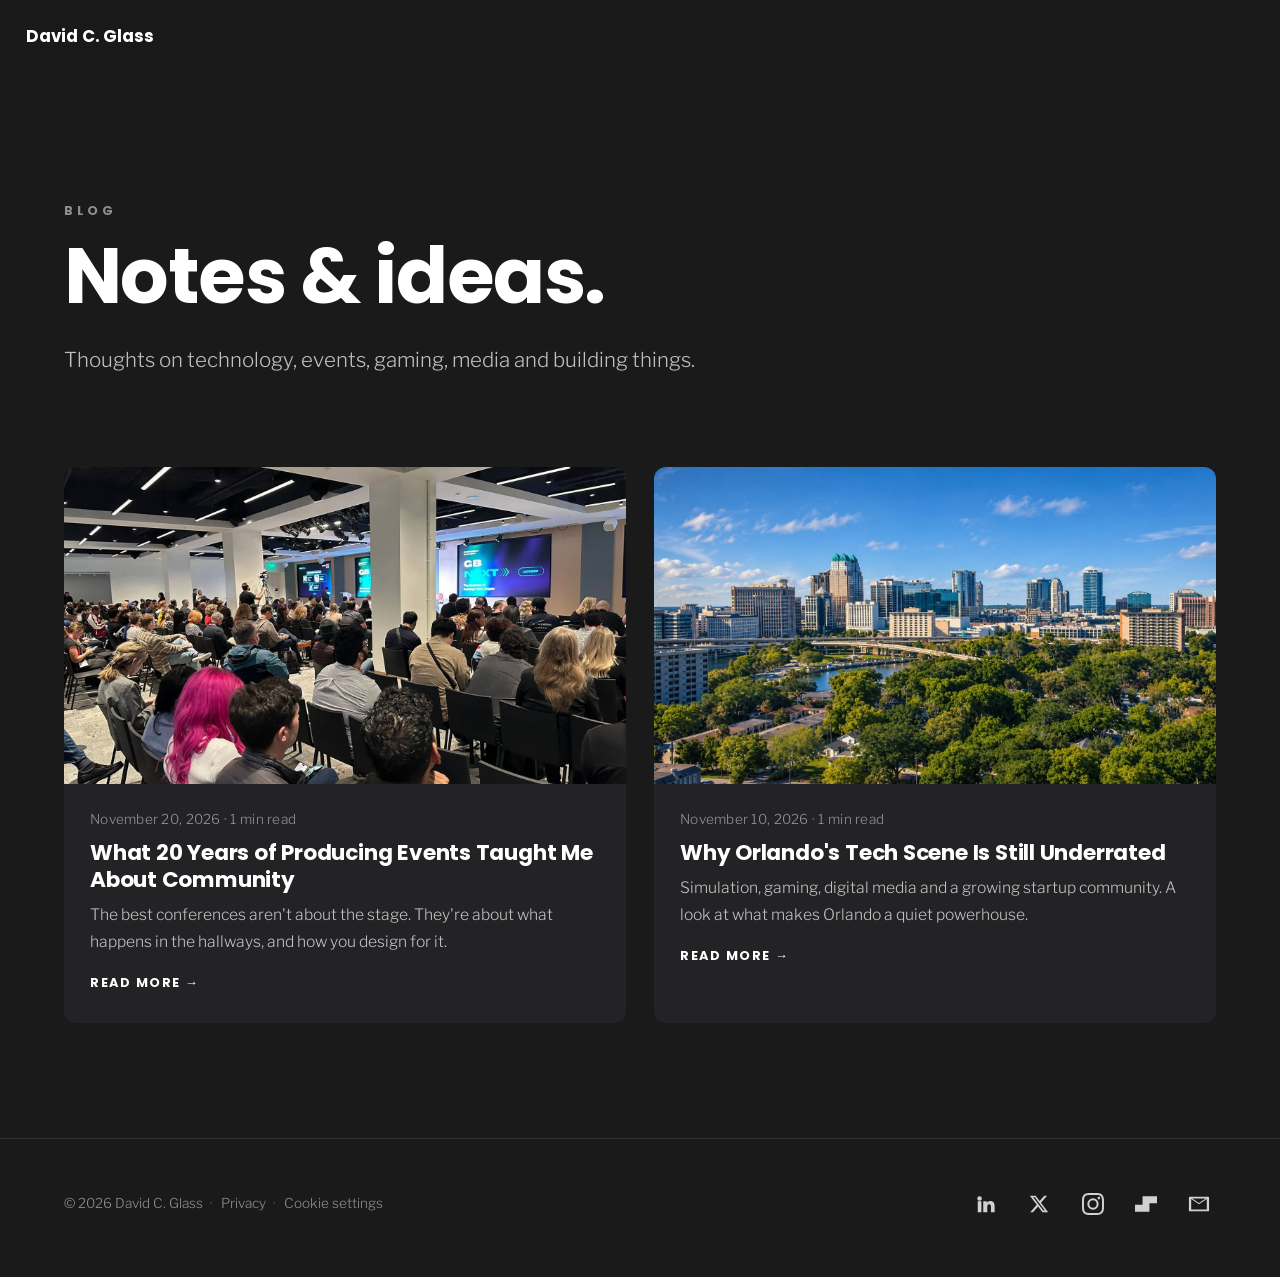
<file: blog.html>
<!doctype html>
<html lang="en">
<head>
<meta charset="utf-8">
<meta name="viewport" content="width=device-width, initial-scale=1">
<script src="/assets/consent.js?v=1"></script>
<title>Blog | David C. Glass</title>
<meta name="description" content="Thoughts on technology, events, gaming, media and building things.">
<link rel="canonical" href="https://www.davidcglass.me/blog">
<meta property="og:type" content="website">
<meta property="og:url" content="https://www.davidcglass.me/blog">
<meta property="og:title" content="Blog | David C. Glass">
<meta property="og:description" content="Thoughts on technology, events, gaming, media and building things.">
<meta property="og:image" content="https://www.davidcglass.me/images/blog/gb-next-2024.jpg">
<meta name="twitter:card" content="summary_large_image">
<meta name="twitter:site" content="@davidcglass">
<link rel="icon" href="/favicon.ico" sizes="48x48">
<link rel="icon" href="/images/icons/favicon.svg" type="image/svg+xml">
<link rel="apple-touch-icon" href="/images/icons/apple-touch-icon.png">
<link rel="preload" href="/assets/fonts/poppins-latin-700-normal.woff2" as="font" type="font/woff2" crossorigin>
<link rel="stylesheet" href="/assets/site.css?v=33">
</head>
<body>
<div class="topbar"></div>
<a class="home-link" href="/">David C. Glass</a>
<button class="menu-btn" aria-label="Open menu" aria-expanded="false" aria-controls="site-menu"><span></span><span></span><span></span></button>
<nav id="site-menu" aria-label="Main">
  <ul>
    <li><a href="/">Home</a></li>
    <li><a href="/about">About</a></li>
    <li><a href="/projects">Projects</a></li>
    <li><a href="/gallery">Gallery</a></li>
    <li><a href="/blog" aria-current="page">Blog</a></li>
    <li><a href="https://calendar.app.google/iK7b4toyFEdSiS6U8" target="_blank" rel="noopener">Meet</a></li>
    <li><a href="/contact">Contact</a></li>
  </ul>
</nav>

<main>
  <header class="wrap page-head">
    <div class="eyebrow">Blog</div>
    <h1>Notes &amp; ideas.</h1>
    <p class="lead">Thoughts on technology, events, gaming, media and building things.</p>
  </header>

  <section class="wrap blog-list">
    <div class="post-grid">
      <a class="post-card" href="/blog/what-20-years-of-events-taught-me/">
        <div class="post-card-img"><img src="/images/blog/gb-next-2024.jpg" alt="A packed GamesBeat Next session" loading="lazy"></div>
        <div class="post-card-body">
          <div class="post-meta">November 20, 2026 &middot; 1 min read</div>
          <h3>What 20 Years of Producing Events Taught Me About Community</h3>
          <p>The best conferences aren&#x27;t about the stage. They&#x27;re about what happens in the hallways, and how you design for it.</p>
          <span class="more">Read more &rarr;</span>
        </div>
      </a>
      <a class="post-card" href="/blog/orlandos-tech-scene/">
        <div class="post-card-img"><img src="/images/blog/orlando-tech-scene.jpg" alt="Downtown Orlando skyline" loading="lazy"></div>
        <div class="post-card-body">
          <div class="post-meta">November 10, 2026 &middot; 1 min read</div>
          <h3>Why Orlando&#x27;s Tech Scene Is Still Underrated</h3>
          <p>Simulation, gaming, digital media and a growing startup community. A look at what makes Orlando a quiet powerhouse.</p>
          <span class="more">Read more &rarr;</span>
        </div>
      </a>
    </div>
  </section>
</main>

<footer>
  <div class="wrap">
    <small class="legal">&copy; <span class="year">2026</span> David C. Glass<span class="sep">&middot;</span><a href="/privacy">Privacy</a><span class="sep">&middot;</span><a href="/privacy#cookies" data-cookie-settings>Cookie settings</a></small>
    <ul class="social" aria-label="Social links">
      <li><a href="https://www.linkedin.com/in/davidcglass/" aria-label="LinkedIn" target="_blank" rel="noopener">
        <svg viewBox="0 0 24 24"><path d="M4.98 3.5a2.5 2.5 0 1 1 0 5 2.5 2.5 0 0 1 0-5zM3 9h4v12H3zM9 9h3.8v1.7h.05c.53-1 1.83-2.05 3.77-2.05 4.03 0 4.78 2.65 4.78 6.1V21h-4v-5.6c0-1.34-.03-3.06-1.86-3.06-1.87 0-2.15 1.46-2.15 2.96V21H9z"/></svg></a></li>
      <li><a href="https://x.com/davidcglass" aria-label="X" target="_blank" rel="noopener">
        <svg viewBox="0 0 24 24"><path d="M17.75 3h3.07l-6.7 7.66L22 21h-6.17l-4.83-6.32L5.47 21H2.4l7.17-8.2L2 3h6.33l4.37 5.77zm-1.08 16.17h1.7L7.4 4.73H5.58z"/></svg></a></li>
      <li><a href="https://www.instagram.com/davidcglass/" aria-label="Instagram" target="_blank" rel="noopener">
        <svg viewBox="0 0 24 24"><path d="M12 2.2c3.2 0 3.58 0 4.85.07 3.25.15 4.77 1.69 4.92 4.92.06 1.27.07 1.65.07 4.85s0 3.58-.07 4.85c-.15 3.23-1.66 4.77-4.92 4.92-1.27.06-1.65.07-4.85.07s-3.58 0-4.85-.07c-3.26-.15-4.77-1.7-4.92-4.92C2.17 15.58 2.16 15.2 2.16 12s0-3.58.07-4.85C2.38 3.92 3.9 2.38 7.15 2.23 8.42 2.17 8.8 2.16 12 2.16zM12 0C8.74 0 8.33 0 7.05.07 2.7.27.27 2.69.07 7.05 0 8.33 0 8.74 0 12s0 3.67.07 4.95c.2 4.36 2.62 6.78 6.98 6.98C8.33 24 8.74 24 12 24s3.67 0 4.95-.07c4.35-.2 6.78-2.62 6.98-6.98.06-1.28.07-1.69.07-4.95s0-3.67-.07-4.95C23.73 2.7 21.31.27 16.95.07 15.67 0 15.26 0 12 0zm0 5.84a6.16 6.16 0 1 0 0 12.32 6.16 6.16 0 0 0 0-12.32zM12 16a4 4 0 1 1 0-8 4 4 0 0 1 0 8zm6.4-11.85a1.44 1.44 0 1 0 0 2.88 1.44 1.44 0 0 0 0-2.88z"/></svg></a></li>
      <li><a href="https://www.levelge.com/u/david" aria-label="Levelge" target="_blank" rel="noopener">
        <svg viewBox="0 0 64 64"><polygon points="21.984,34.496 0,34.496 0,54.527 42.016,54.527 42.016,29.504 64,29.504 64,9.473 21.984,9.473"/></svg></a></li>
      <li><a href="/contact" aria-label="Contact">
        <svg viewBox="0 0 24 24"><path d="M2 4h20a1 1 0 0 1 1 1v14a1 1 0 0 1-1 1H2a1 1 0 0 1-1-1V5a1 1 0 0 1 1-1zm10 8.2L3.5 6.5v.04V18h17V6.54L12 12.2zM4.6 6l7.4 4.93L19.4 6z"/></svg></a></li>
    </ul>
  </div>
</footer>
<script src="/assets/menu.js?v=2"></script>
<script src="/assets/book.js?v=1"></script>
</body>
</html>
</file>
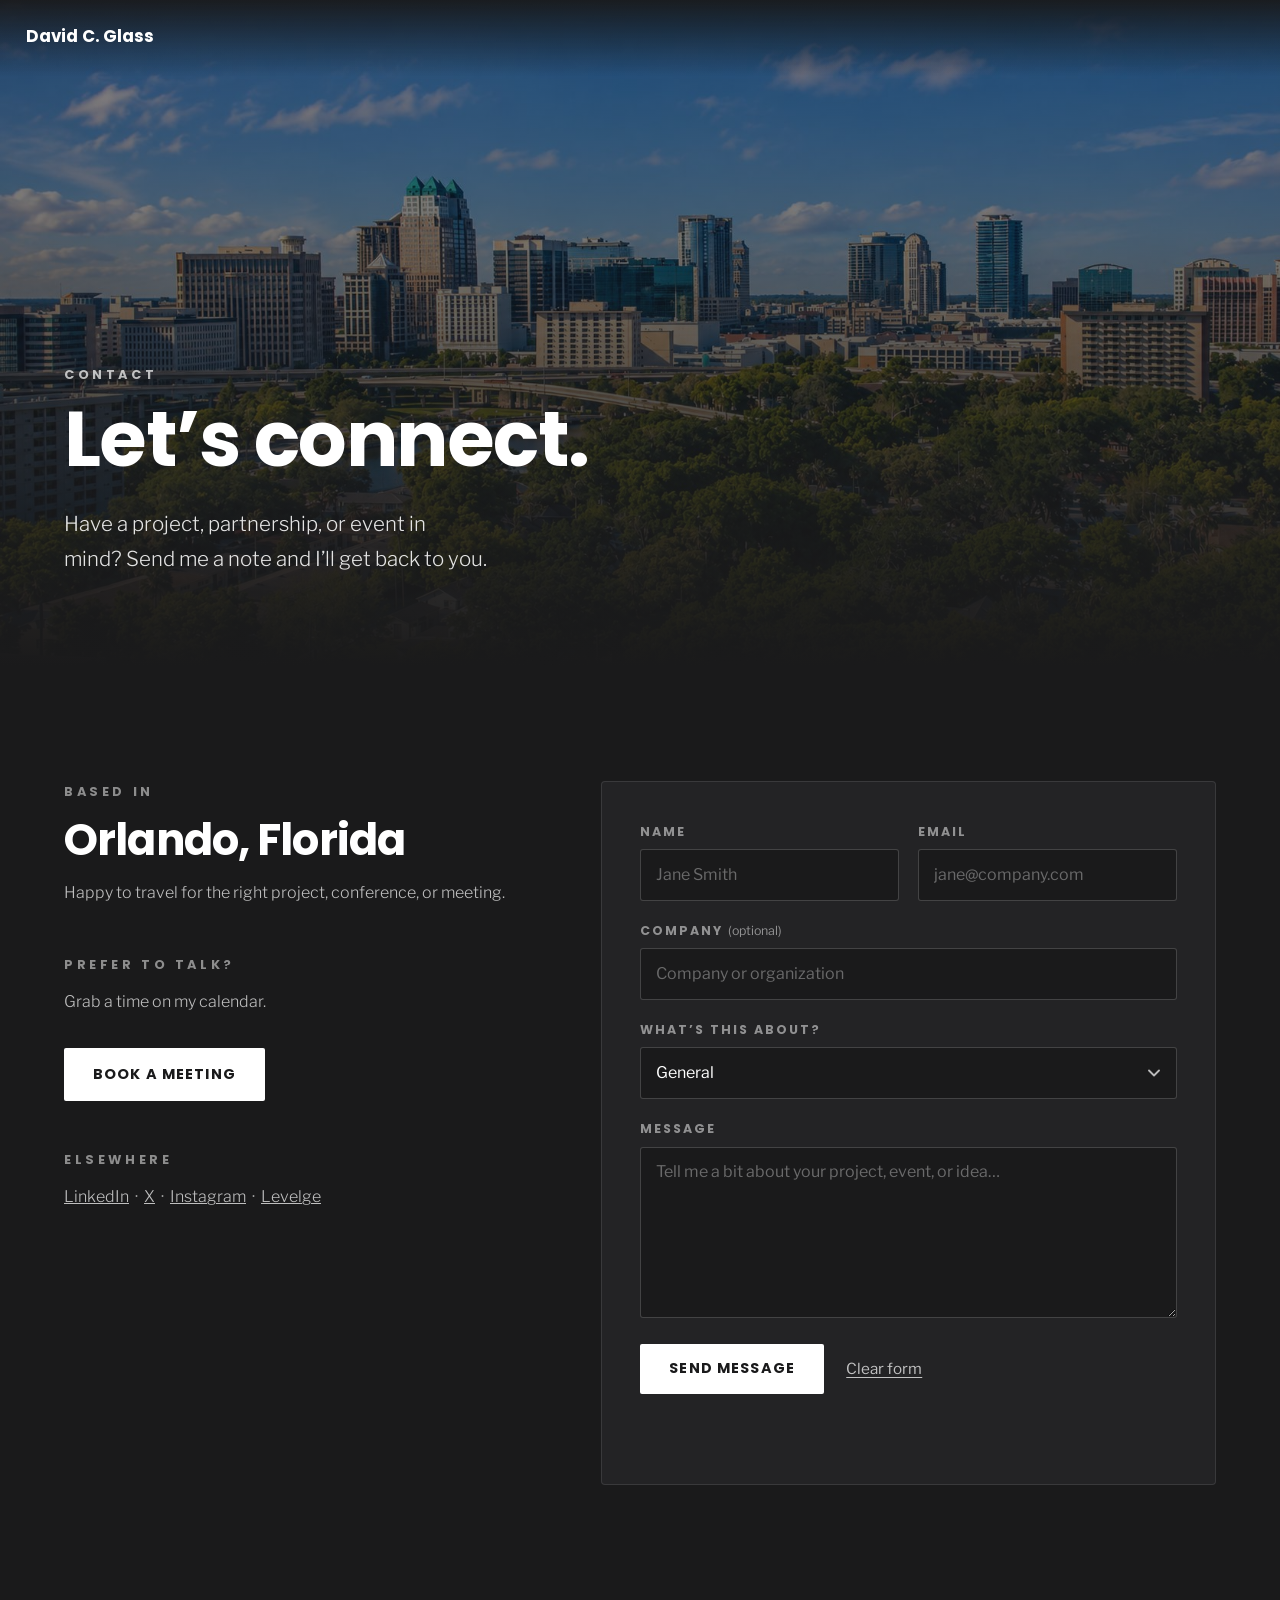
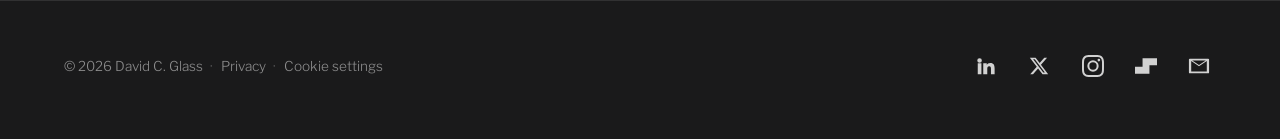
<file: contact.html>
<!doctype html>
<html lang="en">
<head>
<meta charset="utf-8">
<meta name="viewport" content="width=device-width, initial-scale=1">
<script src="/assets/consent.js?v=1"></script>
<title>Contact | David C. Glass</title>
<meta name="description" content="Get in touch with David C. Glass. Based in Orlando, Florida, and available to travel.">
<link rel="canonical" href="https://www.davidcglass.me/contact">
<meta property="og:type" content="website">
<meta property="og:url" content="https://www.davidcglass.me/contact">
<meta property="og:title" content="Contact | David C. Glass">
<meta property="og:description" content="Get in touch with David C. Glass. Based in Orlando, Florida, and available to travel.">
<meta property="og:image" content="https://www.davidcglass.me/images/share/og-image.jpg">
<meta name="twitter:card" content="summary_large_image">
<meta name="twitter:site" content="@davidcglass">
<link rel="icon" href="/favicon.ico" sizes="48x48">
<link rel="icon" href="/images/icons/favicon.svg" type="image/svg+xml">
<link rel="apple-touch-icon" href="/images/icons/apple-touch-icon.png">
<link rel="preload" href="/assets/fonts/poppins-latin-700-normal.woff2" as="font" type="font/woff2" crossorigin>
<link rel="stylesheet" href="/assets/site.css?v=33">
</head>
<body>
<div class="topbar"></div>
<a class="home-link" href="/">David C. Glass</a>
<button class="menu-btn" aria-label="Open menu" aria-expanded="false" aria-controls="site-menu"><span></span><span></span><span></span></button>
<nav id="site-menu" aria-label="Main">
  <ul>
    <li><a href="/">Home</a></li>
    <li><a href="/about">About</a></li>
    <li><a href="/projects">Projects</a></li>
    <li><a href="/gallery">Gallery</a></li>
    <li><a href="/blog">Blog</a></li>
    <li><a href="https://calendar.app.google/iK7b4toyFEdSiS6U8" target="_blank" rel="noopener">Meet</a></li>
    <li><a href="/contact" aria-current="page">Contact</a></li>
  </ul>
</nav>

<main>
  <header class="page-hero" style="--hero:url('/images/contact/banner.jpg?v=6'); background-position: center 35%">
    <div class="wrap">  
    <div class="eyebrow">Contact</div>
    <h1>Let&rsquo;s connect.</h1>
    <p class="lead">Have a project, partnership, or event in mind? Send me a note and I&rsquo;ll get back to you.</p>
    </div>
  </header>

  <section class="wrap">
    <div class="split">
      <div>
        <div class="eyebrow">Based in</div>
        <h2 style="margin-top:.8rem">Orlando, Florida</h2>
        <p style="margin-top:1rem">Happy to travel for the right project, conference, or meeting.</p>

        <div class="eyebrow" style="margin-top:3rem">Prefer to talk?</div>
        <p style="margin-top:.8rem">Grab a time on my calendar.</p>
        <a class="btn" href="https://calendar.app.google/iK7b4toyFEdSiS6U8" target="_blank" rel="noopener">Book a meeting</a>

        <div class="eyebrow" style="margin-top:3rem">Elsewhere</div>
        <p style="margin-top:.8rem"><a href="https://www.linkedin.com/in/davidcglass/" target="_blank" rel="noopener">LinkedIn</a> &nbsp;&middot;&nbsp; <a href="https://x.com/davidcglass" target="_blank" rel="noopener">X</a> &nbsp;&middot;&nbsp; <a href="https://www.instagram.com/davidcglass/" target="_blank" rel="noopener">Instagram</a> &nbsp;&middot;&nbsp; <a href="https://www.levelge.com/u/david" target="_blank" rel="noopener">Levelge</a></p>
      </div>

      <form class="card contact-form" id="contact-form" novalidate>
        <div class="field-row">
          <label>Name<input name="name" type="text" autocomplete="name" required maxlength="120" placeholder="Jane Smith"></label>
          <label>Email<input name="email" type="email" autocomplete="email" required maxlength="200" placeholder="jane@company.com" pattern="[^@\s]+@[^@\s]+\.[A-Za-z]{2,}" title="Please enter a full email address, like name@company.com"><span class="email-hint" aria-live="polite"></span></label>
        </div>
        <label><span>Company <span class="opt">(optional)</span></span><input name="company" type="text" autocomplete="organization" maxlength="160" placeholder="Company or organization"></label>
        <label>What&rsquo;s this about?
          <select name="topic">
            <option>General</option>
            <option>Partnership or business</option>
            <option>Events or speaking</option>
            <option>Levelge</option>
            <option>HelloPass</option>
            <option>Media or press</option>
          </select>
        </label>
        <label>Message<textarea name="message" rows="6" required maxlength="5000" placeholder="Tell me a bit about your project, event, or idea&hellip;"></textarea></label>
        <!-- Hidden from people; bots that fill it in are ignored -->
        <input type="hidden" name="elapsed" value="">
        <label class="hp" aria-hidden="true">Website<input name="website" type="text" tabindex="-1" autocomplete="off"></label>
        <div class="form-actions">
          <button class="btn" type="submit">Send message</button>
          <button class="link-reset" type="reset">Clear form</button>
        </div>
        <p class="form-status" role="status" aria-live="polite"></p>
      </form>
    </div>
  </section>
</main>

<footer>
  <div class="wrap">
    <small class="legal">&copy; <span class="year">2026</span> David C. Glass<span class="sep">&middot;</span><a href="/privacy">Privacy</a><span class="sep">&middot;</span><a href="/privacy#cookies" data-cookie-settings>Cookie settings</a></small>
    <ul class="social" aria-label="Social links">
      <li><a href="https://www.linkedin.com/in/davidcglass/" aria-label="LinkedIn" target="_blank" rel="noopener">
        <svg viewBox="0 0 24 24"><path d="M4.98 3.5a2.5 2.5 0 1 1 0 5 2.5 2.5 0 0 1 0-5zM3 9h4v12H3zM9 9h3.8v1.7h.05c.53-1 1.83-2.05 3.77-2.05 4.03 0 4.78 2.65 4.78 6.1V21h-4v-5.6c0-1.34-.03-3.06-1.86-3.06-1.87 0-2.15 1.46-2.15 2.96V21H9z"/></svg></a></li>
      <li><a href="https://x.com/davidcglass" aria-label="X" target="_blank" rel="noopener">
        <svg viewBox="0 0 24 24"><path d="M17.75 3h3.07l-6.7 7.66L22 21h-6.17l-4.83-6.32L5.47 21H2.4l7.17-8.2L2 3h6.33l4.37 5.77zm-1.08 16.17h1.7L7.4 4.73H5.58z"/></svg></a></li>
      <li><a href="https://www.instagram.com/davidcglass/" aria-label="Instagram" target="_blank" rel="noopener">
        <svg viewBox="0 0 24 24"><path d="M12 2.2c3.2 0 3.58 0 4.85.07 3.25.15 4.77 1.69 4.92 4.92.06 1.27.07 1.65.07 4.85s0 3.58-.07 4.85c-.15 3.23-1.66 4.77-4.92 4.92-1.27.06-1.65.07-4.85.07s-3.58 0-4.85-.07c-3.26-.15-4.77-1.7-4.92-4.92C2.17 15.58 2.16 15.2 2.16 12s0-3.58.07-4.85C2.38 3.92 3.9 2.38 7.15 2.23 8.42 2.17 8.8 2.16 12 2.16zM12 0C8.74 0 8.33 0 7.05.07 2.7.27.27 2.69.07 7.05 0 8.33 0 8.74 0 12s0 3.67.07 4.95c.2 4.36 2.62 6.78 6.98 6.98C8.33 24 8.74 24 12 24s3.67 0 4.95-.07c4.35-.2 6.78-2.62 6.98-6.98.06-1.28.07-1.69.07-4.95s0-3.67-.07-4.95C23.73 2.7 21.31.27 16.95.07 15.67 0 15.26 0 12 0zm0 5.84a6.16 6.16 0 1 0 0 12.32 6.16 6.16 0 0 0 0-12.32zM12 16a4 4 0 1 1 0-8 4 4 0 0 1 0 8zm6.4-11.85a1.44 1.44 0 1 0 0 2.88 1.44 1.44 0 0 0 0-2.88z"/></svg></a></li>
      <li><a href="https://www.levelge.com/u/david" aria-label="Levelge" target="_blank" rel="noopener">
        <svg viewBox="0 0 64 64"><polygon points="21.984,34.496 0,34.496 0,54.527 42.016,54.527 42.016,29.504 64,29.504 64,9.473 21.984,9.473"/></svg></a></li>
      <li><a href="/contact" aria-label="Contact">
        <svg viewBox="0 0 24 24"><path d="M2 4h20a1 1 0 0 1 1 1v14a1 1 0 0 1-1 1H2a1 1 0 0 1-1-1V5a1 1 0 0 1 1-1zm10 8.2L3.5 6.5v.04V18h17V6.54L12 12.2zM4.6 6l7.4 4.93L19.4 6z"/></svg></a></li>
    </ul>
  </div>
</footer>
<script>
/* Paste the Google Apps Script web app URL (ends in /exec) here: */
var FORM_ENDPOINT = 'https://script.google.com/macros/s/AKfycbycHXRW1EsZuPBwJ8BNvTmI8dvSDeflX3eNosX5yddenfOFm4Tz-EQzYGPRlFW5Ovhf/exec';
(function () {
  var form = document.getElementById('contact-form');
  var status = form.querySelector('.form-status');
  var btn = form.querySelector('button[type=submit]');
  var emailInput = form.querySelector('input[name=email]');
  var hint = form.querySelector('.email-hint');
  var loadedAt = Date.now();

  // Catch common typos in email domains (gmial.com -> gmail.com)
  var COMMON = ['gmail.com','yahoo.com','hotmail.com','outlook.com','icloud.com','aol.com','live.com','me.com','msn.com','comcast.net','protonmail.com'];
  var TYPOS = { 'gmial.com':'gmail.com','gmai.com':'gmail.com','gmal.com':'gmail.com','gamil.com':'gmail.com','gnail.com':'gmail.com','gmail.co':'gmail.com','gmail.con':'gmail.com','gmail.cm':'gmail.com',
    'yaho.com':'yahoo.com','yahooo.com':'yahoo.com','yahoo.co':'yahoo.com','yahoo.con':'yahoo.com','hotmial.com':'hotmail.com','hotmal.com':'hotmail.com','hotmail.co':'hotmail.com',
    'outlok.com':'outlook.com','outloo.com':'outlook.com','outlook.co':'outlook.com','iclod.com':'icloud.com','icloud.co':'icloud.com','icoud.com':'icloud.com' };
  function suggestion(v) {
    var m = /^([^@\s]+)@([^@\s]+)$/.exec(v.trim().toLowerCase());
    if (!m || COMMON.indexOf(m[2]) > -1) return '';
    var fix = TYPOS[m[2]] || (/\.(con|cmo|ocm|vom|comm)$/.test(m[2]) ? m[2].replace(/\.[a-z]+$/, '.com') : '');
    return fix ? m[1] + '@' + fix : '';
  }
  emailInput.addEventListener('blur', function () {
    var s = suggestion(emailInput.value);
    hint.innerHTML = '';
    if (s) {
      var b = document.createElement('button'); b.type = 'button'; b.className = 'hint-fix'; b.textContent = s;
      b.addEventListener('click', function () { emailInput.value = s; hint.innerHTML = ''; emailInput.focus(); });
      hint.appendChild(document.createTextNode('Did you mean ')); hint.appendChild(b); hint.appendChild(document.createTextNode('?'));
    }
  });

  form.addEventListener('reset', function () {
    hint.innerHTML = ''; status.textContent = ''; status.className = 'form-status';
  });
  function done(msg, ok) {
    status.textContent = msg; status.className = 'form-status ' + (ok ? 'ok' : 'err');
    btn.disabled = false; btn.textContent = 'Send message';
  }
  form.addEventListener('submit', function (e) {
    e.preventDefault();
    status.className = 'form-status';
    if (!form.checkValidity()) { done('Please add your name, a valid email, and a message.', false); form.reportValidity(); return; }
    if (!FORM_ENDPOINT) { done('Preview only: the form isn\'t connected yet.', false); return; }
    form.elements.elapsed.value = Date.now() - loadedAt;
    btn.disabled = true; btn.textContent = 'Sending…';
    fetch(FORM_ENDPOINT, { method: 'POST', body: new URLSearchParams(new FormData(form)) })
      .then(function (r) { return r.json(); })
      .then(function (res) {
        if (res && res.ok) { form.reset(); hint.innerHTML = ''; done('Thanks! Your message is on its way. I\'ll be in touch soon.', true); }
        else if (res && res.error === 'links') { done('Please include no more than two links in your message.', false); }
        else if (res && res.error === 'limit') { done('You\'ve sent a few messages already. Please try again later, or book a meeting instead.', false); }
        else if (res && res.error === 'email') { done('That email address doesn\'t look like it can receive mail. Please double-check it.', false); emailInput.focus(); }
        else { done('Please check your name, email, and message and try again.', false); }
      })
      .catch(function () {
        // The message was sent; the browser just couldn't read Google's reply.
        form.reset(); hint.innerHTML = ''; done('Thanks! Your message is on its way. I\'ll be in touch soon.', true);
      });
  });
})();
</script>
<script src="/assets/menu.js?v=2"></script>
<script src="/assets/book.js?v=1"></script>
</body>
</html>
</file>
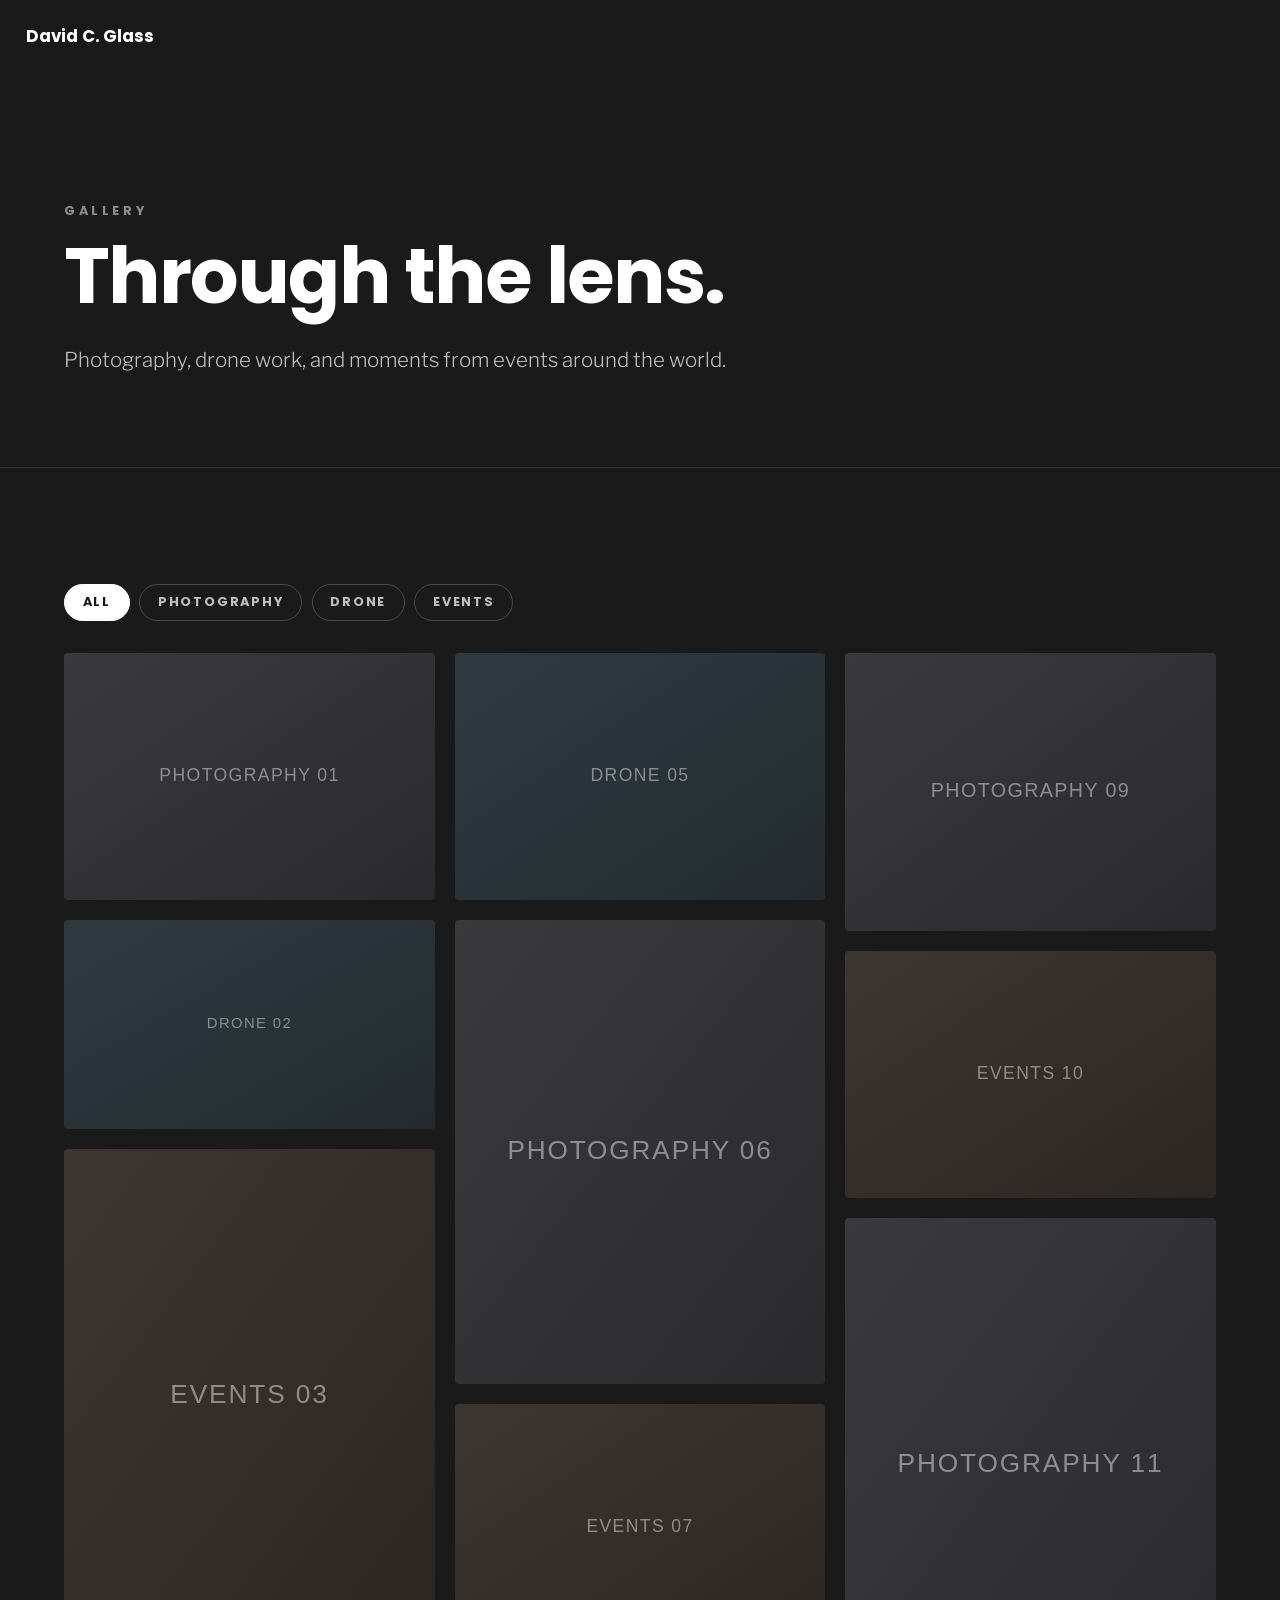
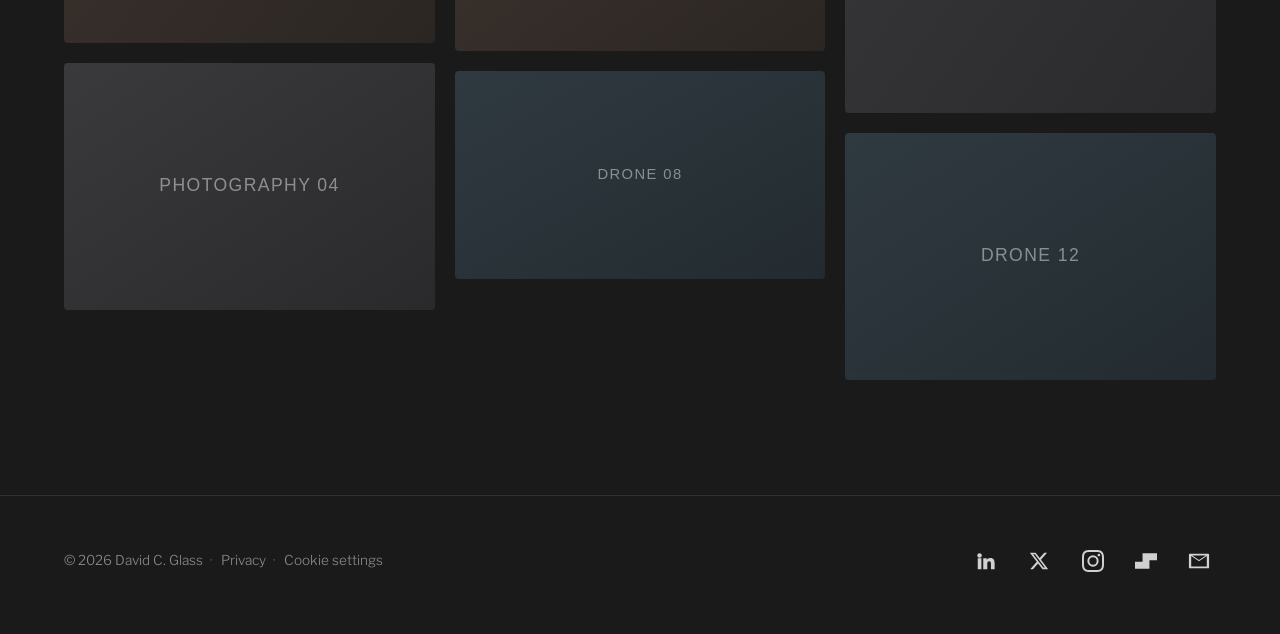
<file: gallery.html>
<!doctype html>
<html lang="en">
<head>
<meta charset="utf-8">
<meta name="viewport" content="width=device-width, initial-scale=1">
<script src="/assets/consent.js?v=1"></script>
<title>Gallery | David C. Glass</title>
<meta name="description" content="Photography, drone work, and event moments by David C. Glass.">
<link rel="canonical" href="https://www.davidcglass.me/gallery">
<meta property="og:type" content="website">
<meta property="og:url" content="https://www.davidcglass.me/gallery">
<meta property="og:title" content="Gallery | David C. Glass">
<meta property="og:description" content="Photography, drone work, and event moments by David C. Glass.">
<meta property="og:image" content="https://www.davidcglass.me/images/share/og-image.jpg">
<meta name="twitter:card" content="summary_large_image">
<meta name="twitter:site" content="@davidcglass">
<link rel="icon" href="/favicon.ico" sizes="48x48">
<link rel="icon" href="/images/icons/favicon.svg" type="image/svg+xml">
<link rel="apple-touch-icon" href="/images/icons/apple-touch-icon.png">
<link rel="preload" href="/assets/fonts/poppins-latin-700-normal.woff2" as="font" type="font/woff2" crossorigin>
<link rel="stylesheet" href="/assets/site.css?v=33">
</head>
<body>
<div class="topbar"></div>
<a class="home-link" href="/">David C. Glass</a>
<button class="menu-btn" aria-label="Open menu" aria-expanded="false" aria-controls="site-menu"><span></span><span></span><span></span></button>
<nav id="site-menu" aria-label="Main">
  <ul>
    <li><a href="/">Home</a></li>
    <li><a href="/about">About</a></li>
    <li><a href="/projects">Projects</a></li>
    <li><a href="/gallery" aria-current="page">Gallery</a></li>
    <li><a href="/blog">Blog</a></li>
    <li><a href="https://calendar.app.google/iK7b4toyFEdSiS6U8" target="_blank" rel="noopener">Meet</a></li>
    <li><a href="/contact">Contact</a></li>
  </ul>
</nav>

<main>
  <header class="wrap page-head">
    <div class="eyebrow">Gallery</div>
    <h1>Through the lens.</h1>
    <p class="lead">Photography, drone work, and moments from events around the world.</p>
  </header>

  <section class="wrap">
    <div class="filters" role="group" aria-label="Filter photos">
      <button type="button" class="active" data-filter="all" aria-pressed="true">All</button>
      <button type="button" data-filter="Photography" aria-pressed="false">Photography</button>
      <button type="button" data-filter="Drone" aria-pressed="false">Drone</button>
      <button type="button" data-filter="Events" aria-pressed="false">Events</button>
    </div>
    <div class="masonry">
      <figure class="g-item" data-cat="Photography"><a href="/images/gallery/placeholder-01.svg" data-caption="[Caption for photo 1]"><img src="/images/gallery/placeholder-01.svg" width="1600" height="1067" alt="[Caption for photo 1]" loading="lazy"></a></figure>
      <figure class="g-item" data-cat="Drone"><a href="/images/gallery/placeholder-02.svg" data-caption="[Caption for photo 2]"><img src="/images/gallery/placeholder-02.svg" width="1600" height="900" alt="[Caption for photo 2]" loading="lazy"></a></figure>
      <figure class="g-item" data-cat="Events"><a href="/images/gallery/placeholder-03.svg" data-caption="[Caption for photo 3]"><img src="/images/gallery/placeholder-03.svg" width="1200" height="1600" alt="[Caption for photo 3]" loading="lazy"></a></figure>
      <figure class="g-item" data-cat="Photography"><a href="/images/gallery/placeholder-04.svg" data-caption="[Caption for photo 4]"><img src="/images/gallery/placeholder-04.svg" width="1600" height="1067" alt="[Caption for photo 4]" loading="lazy"></a></figure>
      <figure class="g-item" data-cat="Drone"><a href="/images/gallery/placeholder-05.svg" data-caption="[Caption for photo 5]"><img src="/images/gallery/placeholder-05.svg" width="1600" height="1067" alt="[Caption for photo 5]" loading="lazy"></a></figure>
      <figure class="g-item" data-cat="Photography"><a href="/images/gallery/placeholder-06.svg" data-caption="[Caption for photo 6]"><img src="/images/gallery/placeholder-06.svg" width="1200" height="1500" alt="[Caption for photo 6]" loading="lazy"></a></figure>
      <figure class="g-item" data-cat="Events"><a href="/images/gallery/placeholder-07.svg" data-caption="[Caption for photo 7]"><img src="/images/gallery/placeholder-07.svg" width="1600" height="1067" alt="[Caption for photo 7]" loading="lazy"></a></figure>
      <figure class="g-item" data-cat="Drone"><a href="/images/gallery/placeholder-08.svg" data-caption="[Caption for photo 8]"><img src="/images/gallery/placeholder-08.svg" width="1600" height="900" alt="[Caption for photo 8]" loading="lazy"></a></figure>
      <figure class="g-item" data-cat="Photography"><a href="/images/gallery/placeholder-09.svg" data-caption="[Caption for photo 9]"><img src="/images/gallery/placeholder-09.svg" width="1600" height="1200" alt="[Caption for photo 9]" loading="lazy"></a></figure>
      <figure class="g-item" data-cat="Events"><a href="/images/gallery/placeholder-10.svg" data-caption="[Caption for photo 10]"><img src="/images/gallery/placeholder-10.svg" width="1600" height="1067" alt="[Caption for photo 10]" loading="lazy"></a></figure>
      <figure class="g-item" data-cat="Photography"><a href="/images/gallery/placeholder-11.svg" data-caption="[Caption for photo 11]"><img src="/images/gallery/placeholder-11.svg" width="1200" height="1600" alt="[Caption for photo 11]" loading="lazy"></a></figure>
      <figure class="g-item" data-cat="Drone"><a href="/images/gallery/placeholder-12.svg" data-caption="[Caption for photo 12]"><img src="/images/gallery/placeholder-12.svg" width="1600" height="1067" alt="[Caption for photo 12]" loading="lazy"></a></figure>
    </div>
  </section>

  <div class="lightbox" id="lightbox" role="dialog" aria-modal="true" aria-label="Photo viewer" hidden>
    <button class="lb-close" type="button" aria-label="Close">&times;</button>
    <button class="lb-prev" type="button" aria-label="Previous photo">&lsaquo;</button>
    <figure><img alt=""><figcaption></figcaption></figure>
    <button class="lb-next" type="button" aria-label="Next photo">&rsaquo;</button>
  </div>
</main>

<footer>
  <div class="wrap">
    <small class="legal">&copy; <span class="year">2026</span> David C. Glass<span class="sep">&middot;</span><a href="/privacy">Privacy</a><span class="sep">&middot;</span><a href="/privacy#cookies" data-cookie-settings>Cookie settings</a></small>
    <ul class="social" aria-label="Social links">
      <li><a href="https://www.linkedin.com/in/davidcglass/" aria-label="LinkedIn" target="_blank" rel="noopener">
        <svg viewBox="0 0 24 24"><path d="M4.98 3.5a2.5 2.5 0 1 1 0 5 2.5 2.5 0 0 1 0-5zM3 9h4v12H3zM9 9h3.8v1.7h.05c.53-1 1.83-2.05 3.77-2.05 4.03 0 4.78 2.65 4.78 6.1V21h-4v-5.6c0-1.34-.03-3.06-1.86-3.06-1.87 0-2.15 1.46-2.15 2.96V21H9z"/></svg></a></li>
      <li><a href="https://x.com/davidcglass" aria-label="X" target="_blank" rel="noopener">
        <svg viewBox="0 0 24 24"><path d="M17.75 3h3.07l-6.7 7.66L22 21h-6.17l-4.83-6.32L5.47 21H2.4l7.17-8.2L2 3h6.33l4.37 5.77zm-1.08 16.17h1.7L7.4 4.73H5.58z"/></svg></a></li>
      <li><a href="https://www.instagram.com/davidcglass/" aria-label="Instagram" target="_blank" rel="noopener">
        <svg viewBox="0 0 24 24"><path d="M12 2.2c3.2 0 3.58 0 4.85.07 3.25.15 4.77 1.69 4.92 4.92.06 1.27.07 1.65.07 4.85s0 3.58-.07 4.85c-.15 3.23-1.66 4.77-4.92 4.92-1.27.06-1.65.07-4.85.07s-3.58 0-4.85-.07c-3.26-.15-4.77-1.7-4.92-4.92C2.17 15.58 2.16 15.2 2.16 12s0-3.58.07-4.85C2.38 3.92 3.9 2.38 7.15 2.23 8.42 2.17 8.8 2.16 12 2.16zM12 0C8.74 0 8.33 0 7.05.07 2.7.27.27 2.69.07 7.05 0 8.33 0 8.74 0 12s0 3.67.07 4.95c.2 4.36 2.62 6.78 6.98 6.98C8.33 24 8.74 24 12 24s3.67 0 4.95-.07c4.35-.2 6.78-2.62 6.98-6.98.06-1.28.07-1.69.07-4.95s0-3.67-.07-4.95C23.73 2.7 21.31.27 16.95.07 15.67 0 15.26 0 12 0zm0 5.84a6.16 6.16 0 1 0 0 12.32 6.16 6.16 0 0 0 0-12.32zM12 16a4 4 0 1 1 0-8 4 4 0 0 1 0 8zm6.4-11.85a1.44 1.44 0 1 0 0 2.88 1.44 1.44 0 0 0 0-2.88z"/></svg></a></li>
      <li><a href="https://www.levelge.com/u/david" aria-label="Levelge" target="_blank" rel="noopener">
        <svg viewBox="0 0 64 64"><polygon points="21.984,34.496 0,34.496 0,54.527 42.016,54.527 42.016,29.504 64,29.504 64,9.473 21.984,9.473"/></svg></a></li>
      <li><a href="/contact" aria-label="Contact">
        <svg viewBox="0 0 24 24"><path d="M2 4h20a1 1 0 0 1 1 1v14a1 1 0 0 1-1 1H2a1 1 0 0 1-1-1V5a1 1 0 0 1 1-1zm10 8.2L3.5 6.5v.04V18h17V6.54L12 12.2zM4.6 6l7.4 4.93L19.4 6z"/></svg></a></li>
    </ul>
  </div>
</footer>
<script src="/assets/gallery.js?v=1"></script>
<script src="/assets/menu.js?v=2"></script>
<script src="/assets/book.js?v=1"></script>
</body>
</html>
</file>
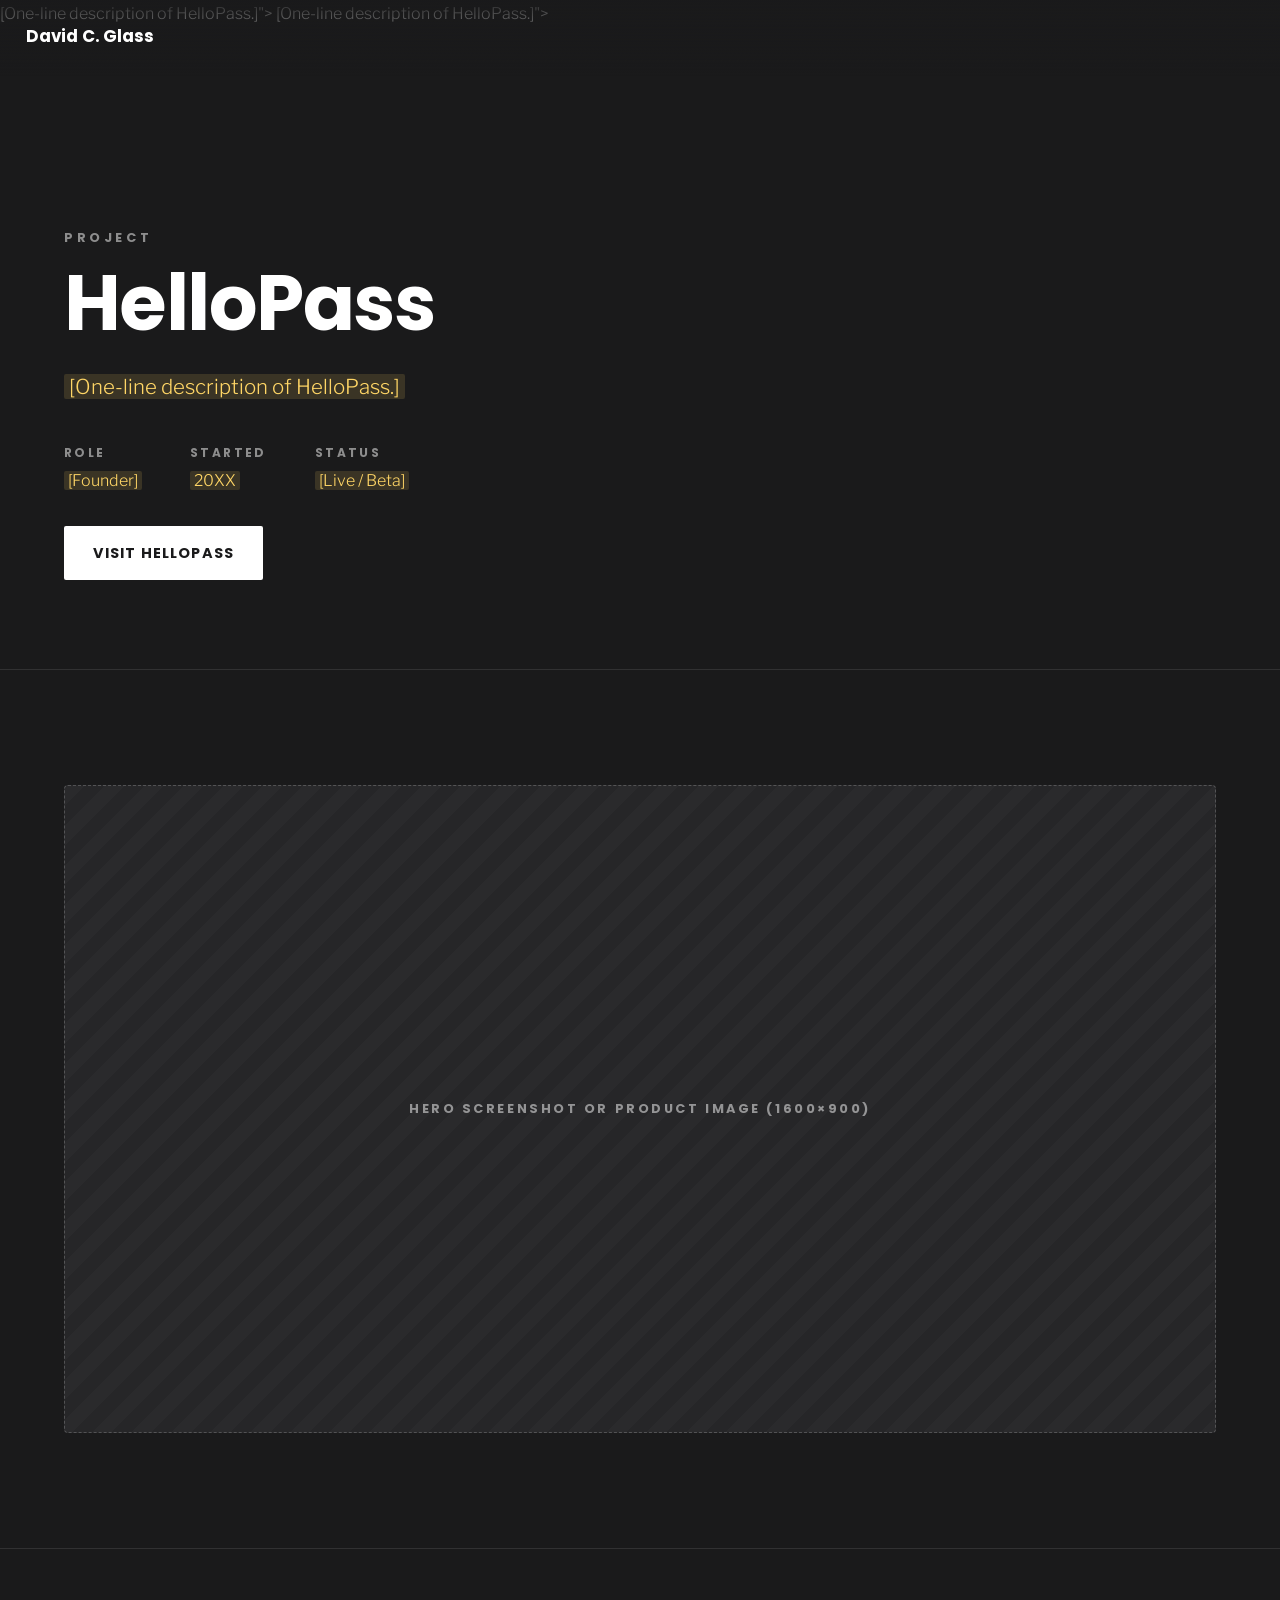
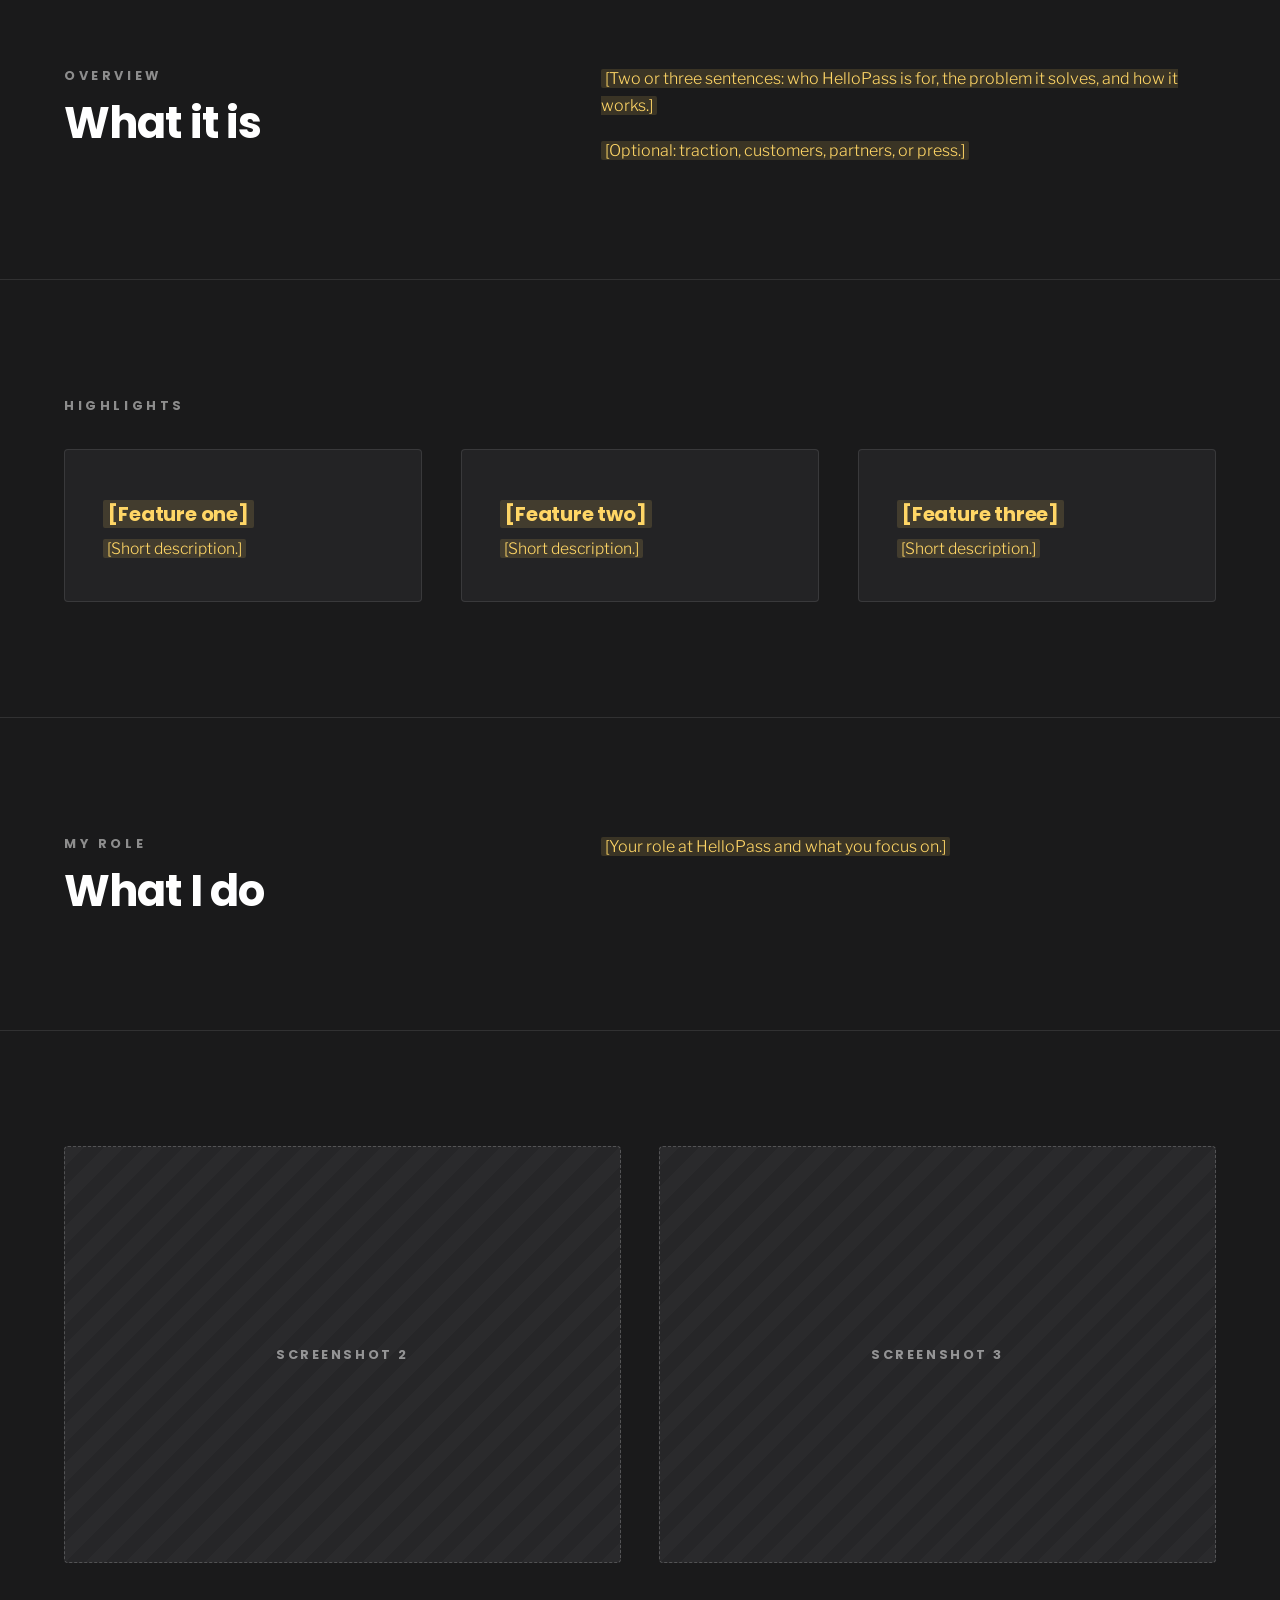
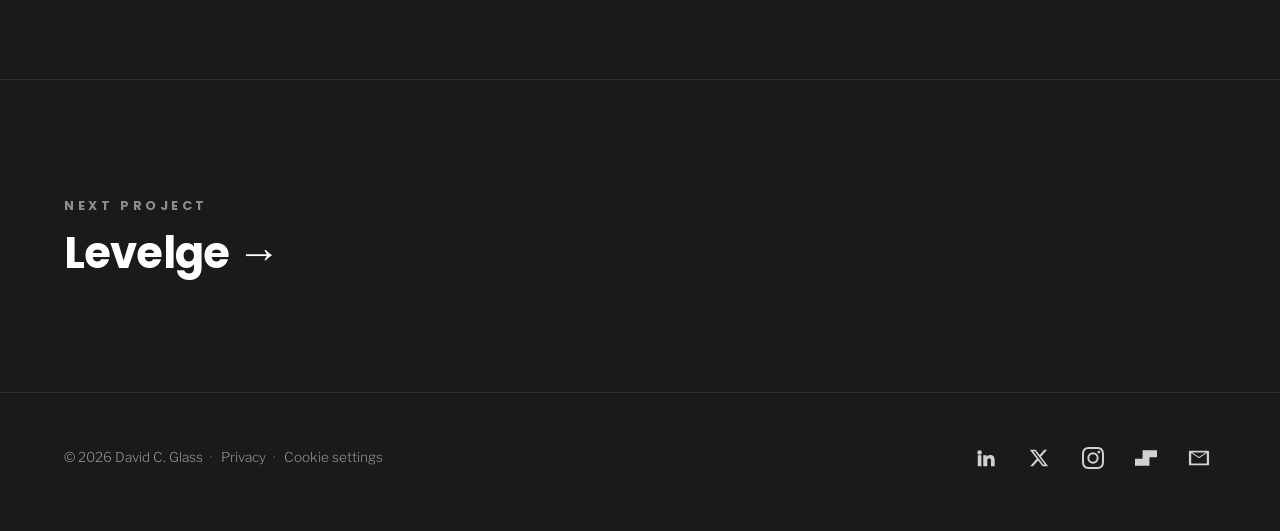
<file: hellopass.html>
<!doctype html>
<html lang="en">
<head>
<meta charset="utf-8">
<meta name="viewport" content="width=device-width, initial-scale=1">
<script src="/assets/consent.js?v=1"></script>
<title>HelloPass | David C. Glass</title>
<meta name="description" content="HelloPass: <span class="todo">[One-line description of HelloPass.]</span>">
<link rel="canonical" href="https://www.davidcglass.me/hellopass">
<meta property="og:type" content="website">
<meta property="og:url" content="https://www.davidcglass.me/hellopass">
<meta property="og:title" content="HelloPass | David C. Glass">
<meta property="og:description" content="HelloPass: <span class="todo">[One-line description of HelloPass.]</span>">
<meta property="og:image" content="https://www.davidcglass.me/images/share/og-image.jpg">
<meta name="twitter:card" content="summary_large_image">
<meta name="twitter:site" content="@davidcglass">
<link rel="icon" href="/favicon.ico" sizes="48x48">
<link rel="icon" href="/images/icons/favicon.svg" type="image/svg+xml">
<link rel="apple-touch-icon" href="/images/icons/apple-touch-icon.png">
<link rel="preload" href="/assets/fonts/poppins-latin-700-normal.woff2" as="font" type="font/woff2" crossorigin>
<link rel="stylesheet" href="/assets/site.css?v=33">
</head>
<body>
<div class="topbar"></div>
<a class="home-link" href="/">David C. Glass</a>
<button class="menu-btn" aria-label="Open menu" aria-expanded="false" aria-controls="site-menu"><span></span><span></span><span></span></button>
<nav id="site-menu" aria-label="Main">
  <ul>
    <li><a href="/">Home</a></li>
    <li><a href="/about">About</a></li>
    <li><a href="/projects" aria-current="page">Projects</a></li>
    <li><a href="/gallery">Gallery</a></li>
    <li><a href="/blog">Blog</a></li>
    <li><a href="https://calendar.app.google/iK7b4toyFEdSiS6U8" target="_blank" rel="noopener">Meet</a></li>
    <li><a href="/contact">Contact</a></li>
  </ul>
</nav>

<main>
  <header class="wrap page-head">
    <div class="eyebrow">Project</div>
    <h1>HelloPass</h1>
    <p class="lead"><span class="todo">[One-line description of HelloPass.]</span></p>
    <dl class="facts">
      <div><dt>Role</dt><dd><span class="todo">[Founder]</span></dd></div>
      <div><dt>Started</dt><dd><span class="todo">20XX</span></dd></div>
      <div><dt>Status</dt><dd><span class="todo">[Live / Beta]</span></dd></div>
    </dl>
    <a class="btn" href="#" target="_blank" rel="noopener">Visit HelloPass</a>
  </header>

  <section class="wrap">
    <div class="placeholder" style="aspect-ratio:16/9">Hero screenshot or product image (1600&times;900)</div>
  </section>

  <section class="wrap">
    <div class="split">
      <div><div class="eyebrow">Overview</div><h2 style="margin-top:.8rem">What it is</h2></div>
      <div><p><span class="todo">[Two or three sentences: who HelloPass is for, the problem it solves, and how it works.]</span></p><p><span class="todo">[Optional: traction, customers, partners, or press.]</span></p></div>
    </div>
  </section>

  <section class="wrap">
    <div class="eyebrow">Highlights</div>
    <div class="grid grid-3" style="margin-top:2rem">
      <div class="card"><h3><span class="todo">[Feature one]</span></h3><p><span class="todo">[Short description.]</span></p></div>
      <div class="card"><h3><span class="todo">[Feature two]</span></h3><p><span class="todo">[Short description.]</span></p></div>
      <div class="card"><h3><span class="todo">[Feature three]</span></h3><p><span class="todo">[Short description.]</span></p></div>
    </div>
  </section>

  <section class="wrap">
    <div class="split">
      <div><div class="eyebrow">My role</div><h2 style="margin-top:.8rem">What I do</h2></div>
      <div><p><span class="todo">[Your role at HelloPass and what you focus on.]</span></p></div>
    </div>
  </section>

  <section class="wrap">
    <div class="grid grid-2">
      <div class="placeholder" style="aspect-ratio:4/3">Screenshot 2</div>
      <div class="placeholder" style="aspect-ratio:4/3">Screenshot 3</div>
    </div>
  </section>

  <section class="wrap">
    <div class="eyebrow">Next project</div>
    <h2 style="margin-top:.8rem"><a href="/levelge" style="text-decoration:none">Levelge &rarr;</a></h2>
  </section>
</main>

<footer>
  <div class="wrap">
    <small class="legal">&copy; <span class="year">2026</span> David C. Glass<span class="sep">&middot;</span><a href="/privacy">Privacy</a><span class="sep">&middot;</span><a href="/privacy#cookies" data-cookie-settings>Cookie settings</a></small>
    <ul class="social" aria-label="Social links">
      <li><a href="https://www.linkedin.com/in/davidcglass/" aria-label="LinkedIn" target="_blank" rel="noopener">
        <svg viewBox="0 0 24 24"><path d="M4.98 3.5a2.5 2.5 0 1 1 0 5 2.5 2.5 0 0 1 0-5zM3 9h4v12H3zM9 9h3.8v1.7h.05c.53-1 1.83-2.05 3.77-2.05 4.03 0 4.78 2.65 4.78 6.1V21h-4v-5.6c0-1.34-.03-3.06-1.86-3.06-1.87 0-2.15 1.46-2.15 2.96V21H9z"/></svg></a></li>
      <li><a href="https://x.com/davidcglass" aria-label="X" target="_blank" rel="noopener">
        <svg viewBox="0 0 24 24"><path d="M17.75 3h3.07l-6.7 7.66L22 21h-6.17l-4.83-6.32L5.47 21H2.4l7.17-8.2L2 3h6.33l4.37 5.77zm-1.08 16.17h1.7L7.4 4.73H5.58z"/></svg></a></li>
      <li><a href="https://www.instagram.com/davidcglass/" aria-label="Instagram" target="_blank" rel="noopener">
        <svg viewBox="0 0 24 24"><path d="M12 2.2c3.2 0 3.58 0 4.85.07 3.25.15 4.77 1.69 4.92 4.92.06 1.27.07 1.65.07 4.85s0 3.58-.07 4.85c-.15 3.23-1.66 4.77-4.92 4.92-1.27.06-1.65.07-4.85.07s-3.58 0-4.85-.07c-3.26-.15-4.77-1.7-4.92-4.92C2.17 15.58 2.16 15.2 2.16 12s0-3.58.07-4.85C2.38 3.92 3.9 2.38 7.15 2.23 8.42 2.17 8.8 2.16 12 2.16zM12 0C8.74 0 8.33 0 7.05.07 2.7.27.27 2.69.07 7.05 0 8.33 0 8.74 0 12s0 3.67.07 4.95c.2 4.36 2.62 6.78 6.98 6.98C8.33 24 8.74 24 12 24s3.67 0 4.95-.07c4.35-.2 6.78-2.62 6.98-6.98.06-1.28.07-1.69.07-4.95s0-3.67-.07-4.95C23.73 2.7 21.31.27 16.95.07 15.67 0 15.26 0 12 0zm0 5.84a6.16 6.16 0 1 0 0 12.32 6.16 6.16 0 0 0 0-12.32zM12 16a4 4 0 1 1 0-8 4 4 0 0 1 0 8zm6.4-11.85a1.44 1.44 0 1 0 0 2.88 1.44 1.44 0 0 0 0-2.88z"/></svg></a></li>
      <li><a href="https://www.levelge.com/u/david" aria-label="Levelge" target="_blank" rel="noopener">
        <svg viewBox="0 0 64 64"><polygon points="21.984,34.496 0,34.496 0,54.527 42.016,54.527 42.016,29.504 64,29.504 64,9.473 21.984,9.473"/></svg></a></li>
      <li><a href="/contact" aria-label="Contact">
        <svg viewBox="0 0 24 24"><path d="M2 4h20a1 1 0 0 1 1 1v14a1 1 0 0 1-1 1H2a1 1 0 0 1-1-1V5a1 1 0 0 1 1-1zm10 8.2L3.5 6.5v.04V18h17V6.54L12 12.2zM4.6 6l7.4 4.93L19.4 6z"/></svg></a></li>
    </ul>
  </div>
</footer>
<script src="/assets/menu.js?v=2"></script>
<script src="/assets/book.js?v=1"></script>
</body>
</html>
</file>
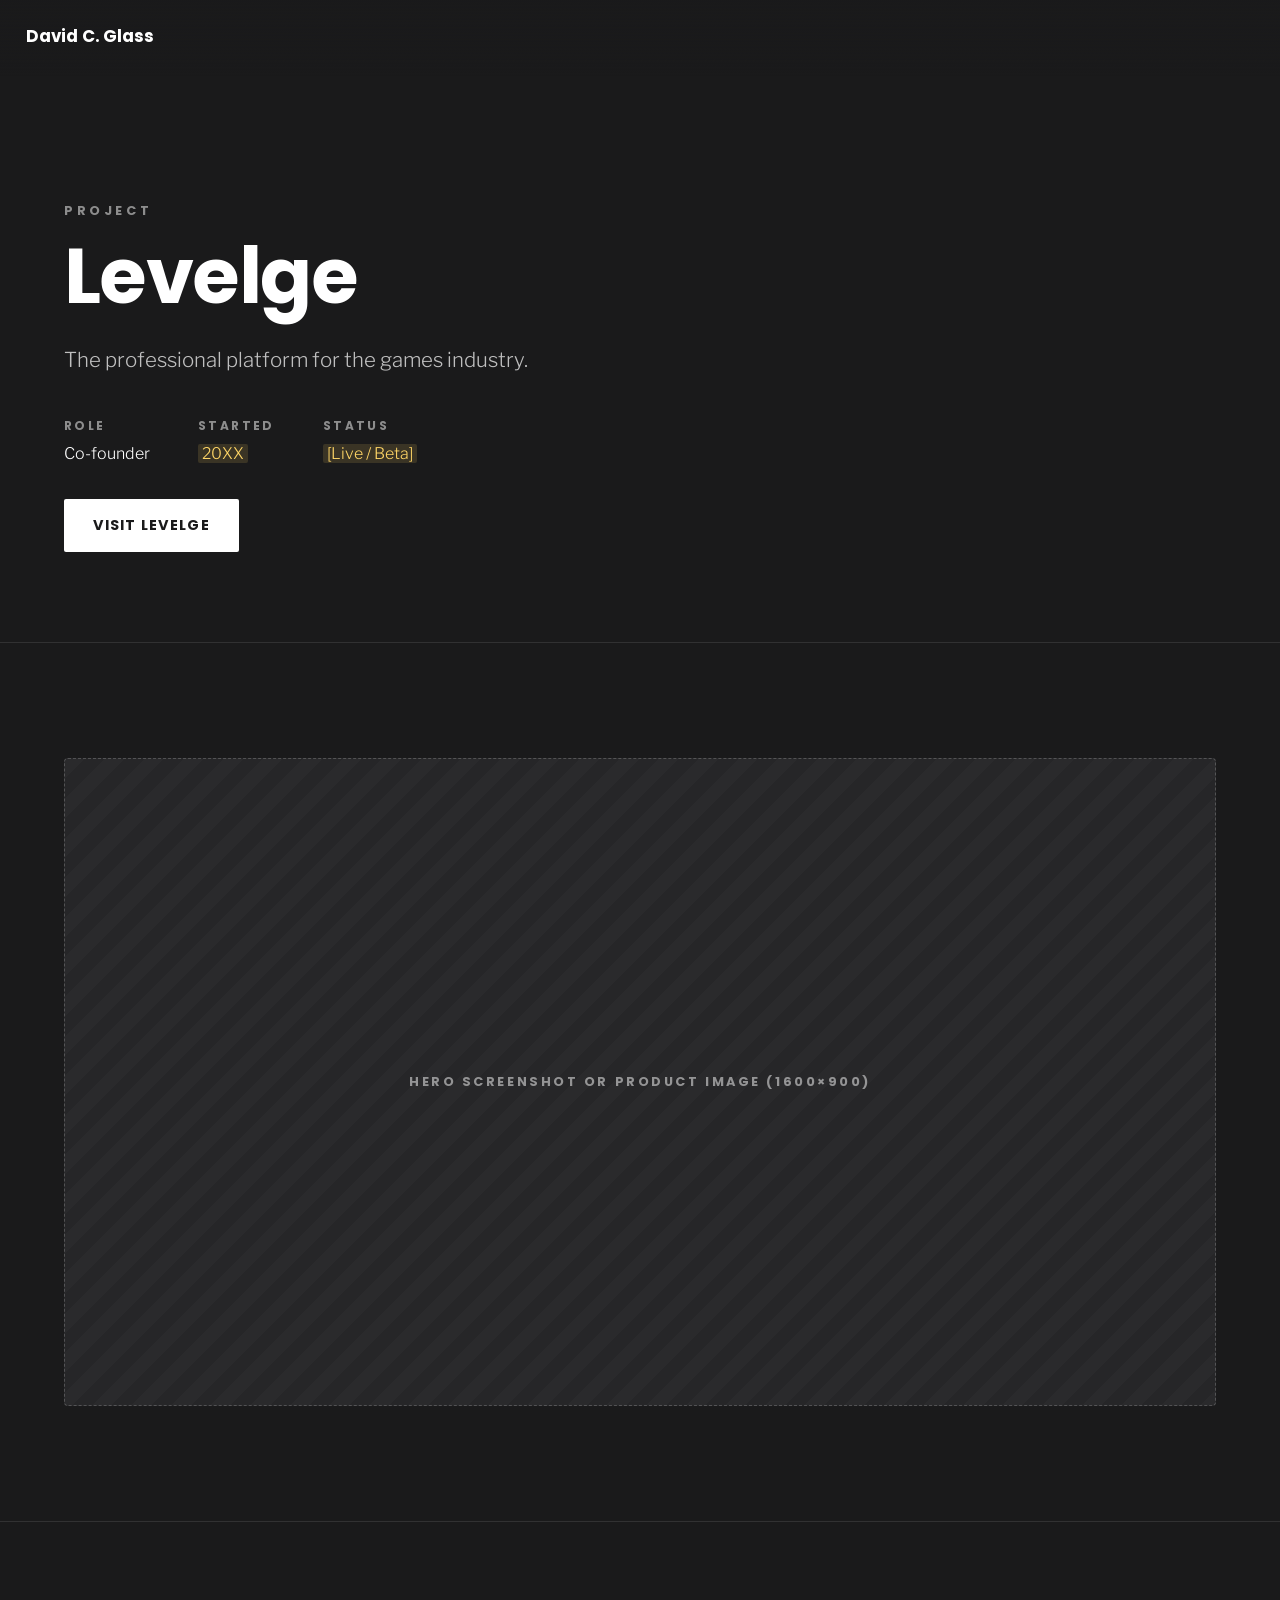
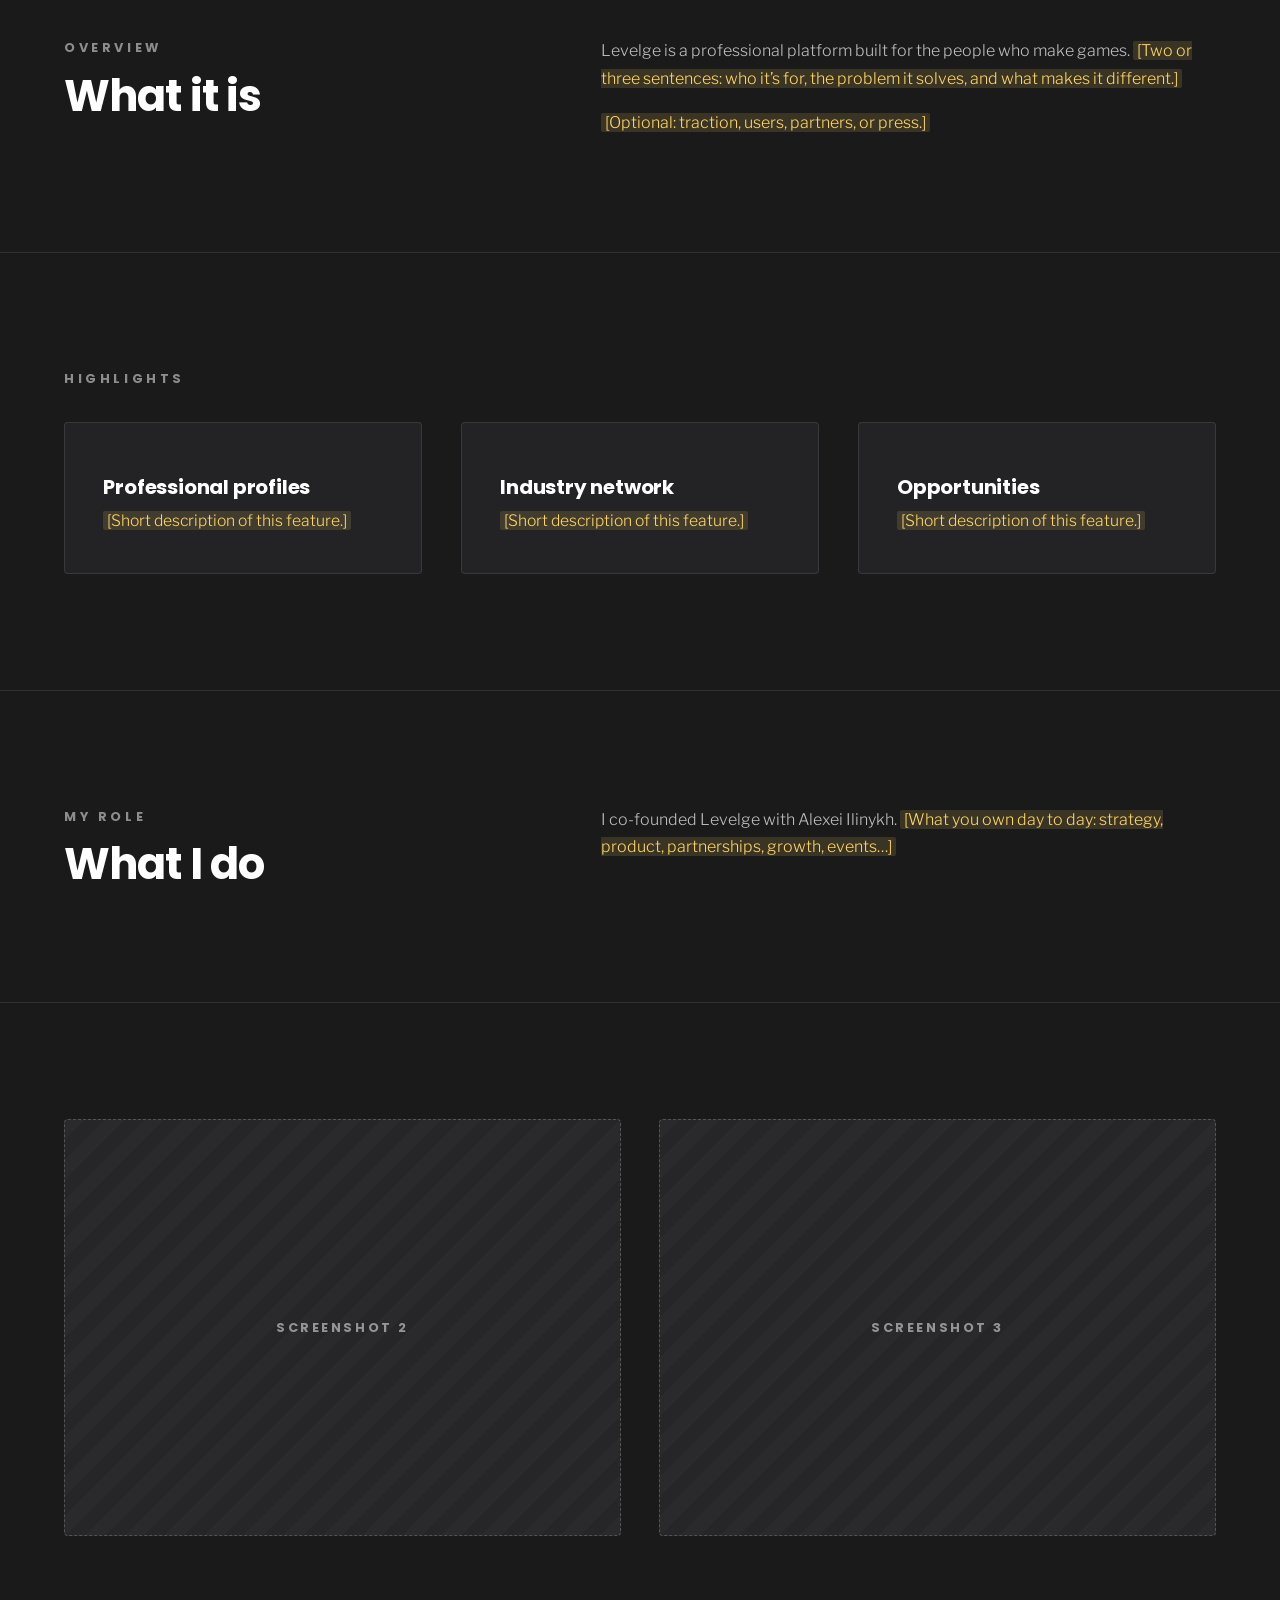
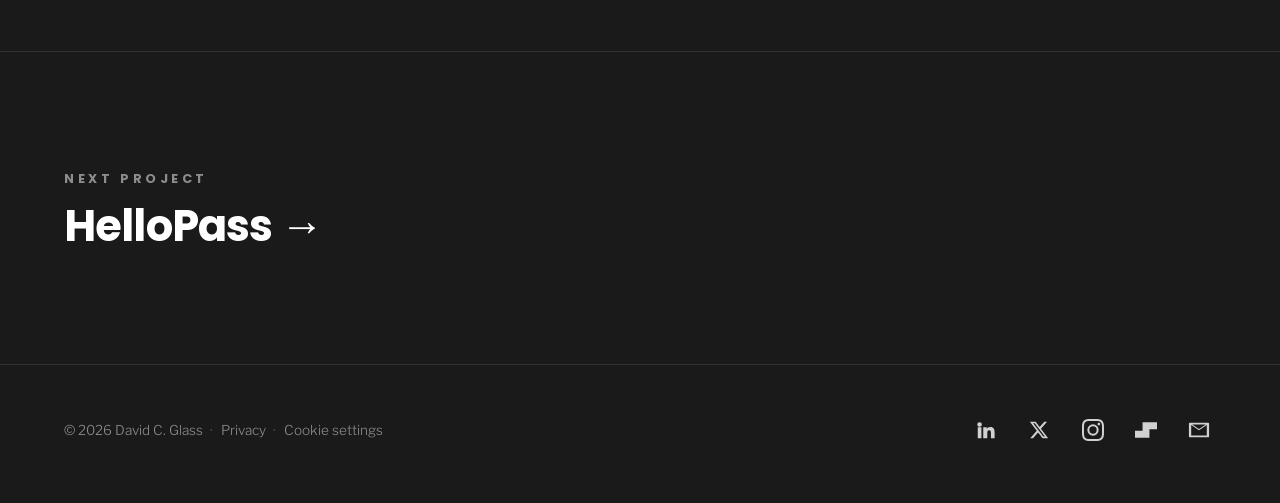
<file: levelge.html>
<!doctype html>
<html lang="en">
<head>
<meta charset="utf-8">
<meta name="viewport" content="width=device-width, initial-scale=1">
<script src="/assets/consent.js?v=1"></script>
<title>Levelge | David C. Glass</title>
<meta name="description" content="Levelge: The professional platform for the games industry.">
<link rel="canonical" href="https://www.davidcglass.me/levelge">
<meta property="og:type" content="website">
<meta property="og:url" content="https://www.davidcglass.me/levelge">
<meta property="og:title" content="Levelge | David C. Glass">
<meta property="og:description" content="Levelge: The professional platform for the games industry.">
<meta property="og:image" content="https://www.davidcglass.me/images/share/og-image.jpg">
<meta name="twitter:card" content="summary_large_image">
<meta name="twitter:site" content="@davidcglass">
<link rel="icon" href="/favicon.ico" sizes="48x48">
<link rel="icon" href="/images/icons/favicon.svg" type="image/svg+xml">
<link rel="apple-touch-icon" href="/images/icons/apple-touch-icon.png">
<link rel="preload" href="/assets/fonts/poppins-latin-700-normal.woff2" as="font" type="font/woff2" crossorigin>
<link rel="stylesheet" href="/assets/site.css?v=33">
</head>
<body>
<div class="topbar"></div>
<a class="home-link" href="/">David C. Glass</a>
<button class="menu-btn" aria-label="Open menu" aria-expanded="false" aria-controls="site-menu"><span></span><span></span><span></span></button>
<nav id="site-menu" aria-label="Main">
  <ul>
    <li><a href="/">Home</a></li>
    <li><a href="/about">About</a></li>
    <li><a href="/projects" aria-current="page">Projects</a></li>
    <li><a href="/gallery">Gallery</a></li>
    <li><a href="/blog">Blog</a></li>
    <li><a href="https://calendar.app.google/iK7b4toyFEdSiS6U8" target="_blank" rel="noopener">Meet</a></li>
    <li><a href="/contact">Contact</a></li>
  </ul>
</nav>

<main>
  <header class="wrap page-head">
    <div class="eyebrow">Project</div>
    <h1>Levelge</h1>
    <p class="lead">The professional platform for the games industry.</p>
    <dl class="facts">
      <div><dt>Role</dt><dd>Co-founder</dd></div>
      <div><dt>Started</dt><dd><span class="todo">20XX</span></dd></div>
      <div><dt>Status</dt><dd><span class="todo">[Live / Beta]</span></dd></div>
    </dl>
    <a class="btn" href="https://www.levelge.com" target="_blank" rel="noopener">Visit Levelge</a>
  </header>

  <section class="wrap">
    <div class="placeholder" style="aspect-ratio:16/9">Hero screenshot or product image (1600&times;900)</div>
  </section>

  <section class="wrap">
    <div class="split">
      <div><div class="eyebrow">Overview</div><h2 style="margin-top:.8rem">What it is</h2></div>
      <div><p>Levelge is a professional platform built for the people who make games. <span class="todo">[Two or three sentences: who it&rsquo;s for, the problem it solves, and what makes it different.]</span></p><p><span class="todo">[Optional: traction, users, partners, or press.]</span></p></div>
    </div>
  </section>

  <section class="wrap">
    <div class="eyebrow">Highlights</div>
    <div class="grid grid-3" style="margin-top:2rem">
      <div class="card"><h3>Professional profiles</h3><p><span class="todo">[Short description of this feature.]</span></p></div>
      <div class="card"><h3>Industry network</h3><p><span class="todo">[Short description of this feature.]</span></p></div>
      <div class="card"><h3>Opportunities</h3><p><span class="todo">[Short description of this feature.]</span></p></div>
    </div>
  </section>

  <section class="wrap">
    <div class="split">
      <div><div class="eyebrow">My role</div><h2 style="margin-top:.8rem">What I do</h2></div>
      <div><p>I co-founded Levelge with Alexei Ilinykh. <span class="todo">[What you own day to day: strategy, product, partnerships, growth, events&hellip;]</span></p></div>
    </div>
  </section>

  <section class="wrap">
    <div class="grid grid-2">
      <div class="placeholder" style="aspect-ratio:4/3">Screenshot 2</div>
      <div class="placeholder" style="aspect-ratio:4/3">Screenshot 3</div>
    </div>
  </section>

  <section class="wrap">
    <div class="eyebrow">Next project</div>
    <h2 style="margin-top:.8rem"><a href="/hellopass" style="text-decoration:none">HelloPass &rarr;</a></h2>
  </section>
</main>

<footer>
  <div class="wrap">
    <small class="legal">&copy; <span class="year">2026</span> David C. Glass<span class="sep">&middot;</span><a href="/privacy">Privacy</a><span class="sep">&middot;</span><a href="/privacy#cookies" data-cookie-settings>Cookie settings</a></small>
    <ul class="social" aria-label="Social links">
      <li><a href="https://www.linkedin.com/in/davidcglass/" aria-label="LinkedIn" target="_blank" rel="noopener">
        <svg viewBox="0 0 24 24"><path d="M4.98 3.5a2.5 2.5 0 1 1 0 5 2.5 2.5 0 0 1 0-5zM3 9h4v12H3zM9 9h3.8v1.7h.05c.53-1 1.83-2.05 3.77-2.05 4.03 0 4.78 2.65 4.78 6.1V21h-4v-5.6c0-1.34-.03-3.06-1.86-3.06-1.87 0-2.15 1.46-2.15 2.96V21H9z"/></svg></a></li>
      <li><a href="https://x.com/davidcglass" aria-label="X" target="_blank" rel="noopener">
        <svg viewBox="0 0 24 24"><path d="M17.75 3h3.07l-6.7 7.66L22 21h-6.17l-4.83-6.32L5.47 21H2.4l7.17-8.2L2 3h6.33l4.37 5.77zm-1.08 16.17h1.7L7.4 4.73H5.58z"/></svg></a></li>
      <li><a href="https://www.instagram.com/davidcglass/" aria-label="Instagram" target="_blank" rel="noopener">
        <svg viewBox="0 0 24 24"><path d="M12 2.2c3.2 0 3.58 0 4.85.07 3.25.15 4.77 1.69 4.92 4.92.06 1.27.07 1.65.07 4.85s0 3.58-.07 4.85c-.15 3.23-1.66 4.77-4.92 4.92-1.27.06-1.65.07-4.85.07s-3.58 0-4.85-.07c-3.26-.15-4.77-1.7-4.92-4.92C2.17 15.58 2.16 15.2 2.16 12s0-3.58.07-4.85C2.38 3.92 3.9 2.38 7.15 2.23 8.42 2.17 8.8 2.16 12 2.16zM12 0C8.74 0 8.33 0 7.05.07 2.7.27.27 2.69.07 7.05 0 8.33 0 8.74 0 12s0 3.67.07 4.95c.2 4.36 2.62 6.78 6.98 6.98C8.33 24 8.74 24 12 24s3.67 0 4.95-.07c4.35-.2 6.78-2.62 6.98-6.98.06-1.28.07-1.69.07-4.95s0-3.67-.07-4.95C23.73 2.7 21.31.27 16.95.07 15.67 0 15.26 0 12 0zm0 5.84a6.16 6.16 0 1 0 0 12.32 6.16 6.16 0 0 0 0-12.32zM12 16a4 4 0 1 1 0-8 4 4 0 0 1 0 8zm6.4-11.85a1.44 1.44 0 1 0 0 2.88 1.44 1.44 0 0 0 0-2.88z"/></svg></a></li>
      <li><a href="https://www.levelge.com/u/david" aria-label="Levelge" target="_blank" rel="noopener">
        <svg viewBox="0 0 64 64"><polygon points="21.984,34.496 0,34.496 0,54.527 42.016,54.527 42.016,29.504 64,29.504 64,9.473 21.984,9.473"/></svg></a></li>
      <li><a href="/contact" aria-label="Contact">
        <svg viewBox="0 0 24 24"><path d="M2 4h20a1 1 0 0 1 1 1v14a1 1 0 0 1-1 1H2a1 1 0 0 1-1-1V5a1 1 0 0 1 1-1zm10 8.2L3.5 6.5v.04V18h17V6.54L12 12.2zM4.6 6l7.4 4.93L19.4 6z"/></svg></a></li>
    </ul>
  </div>
</footer>
<script src="/assets/menu.js?v=2"></script>
<script src="/assets/book.js?v=1"></script>
</body>
</html>
</file>
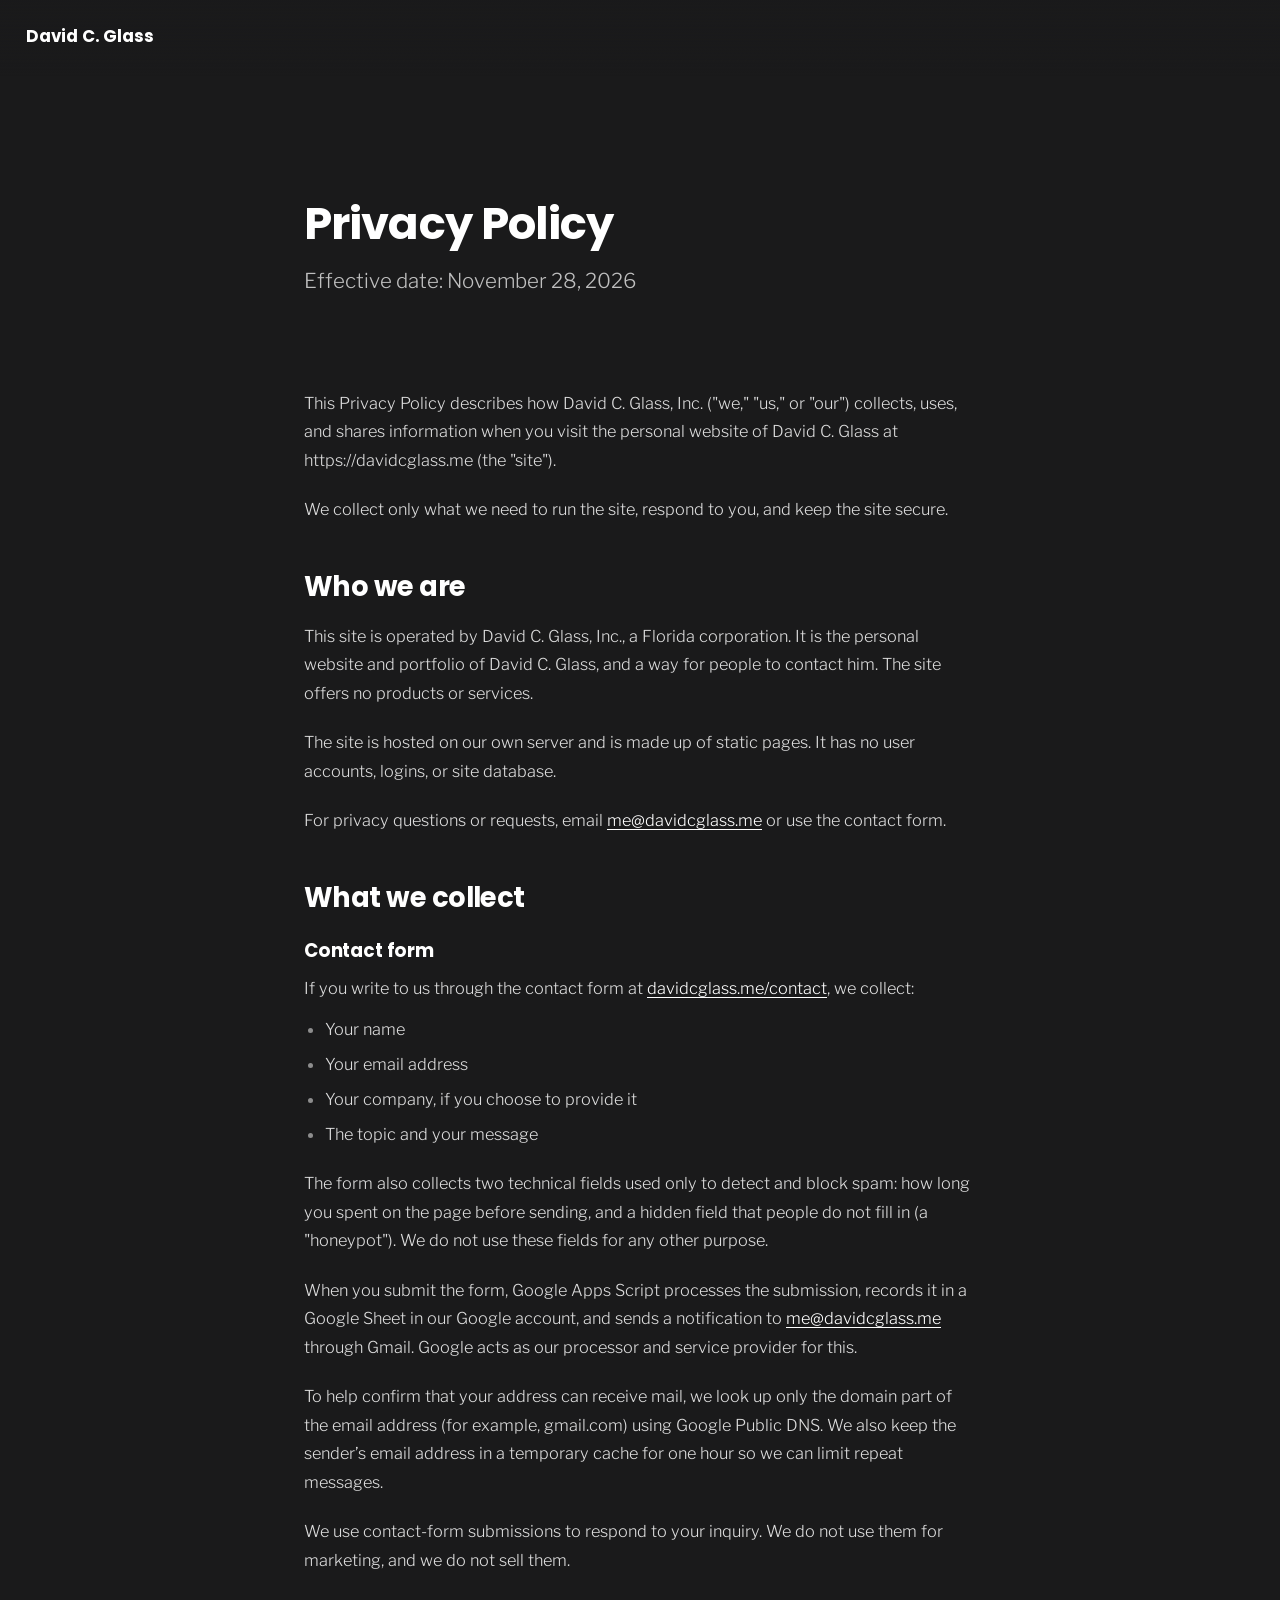
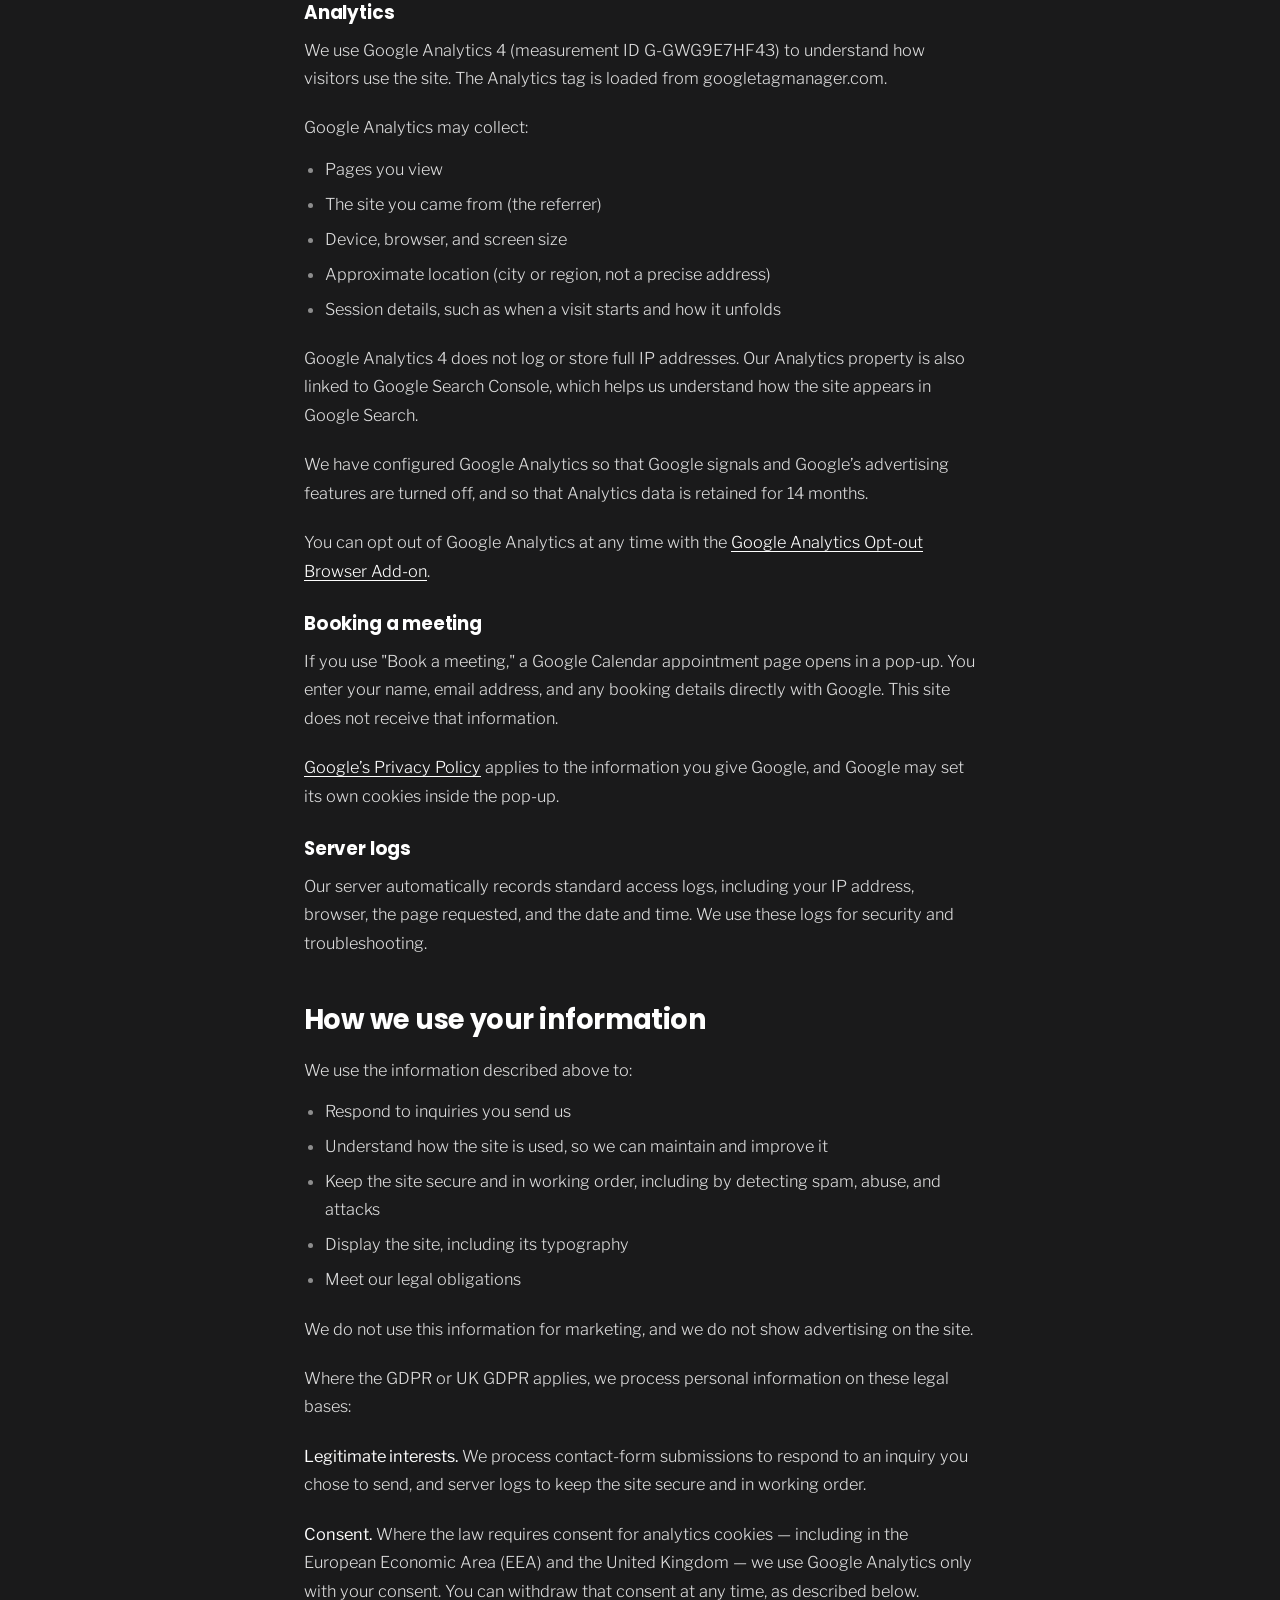
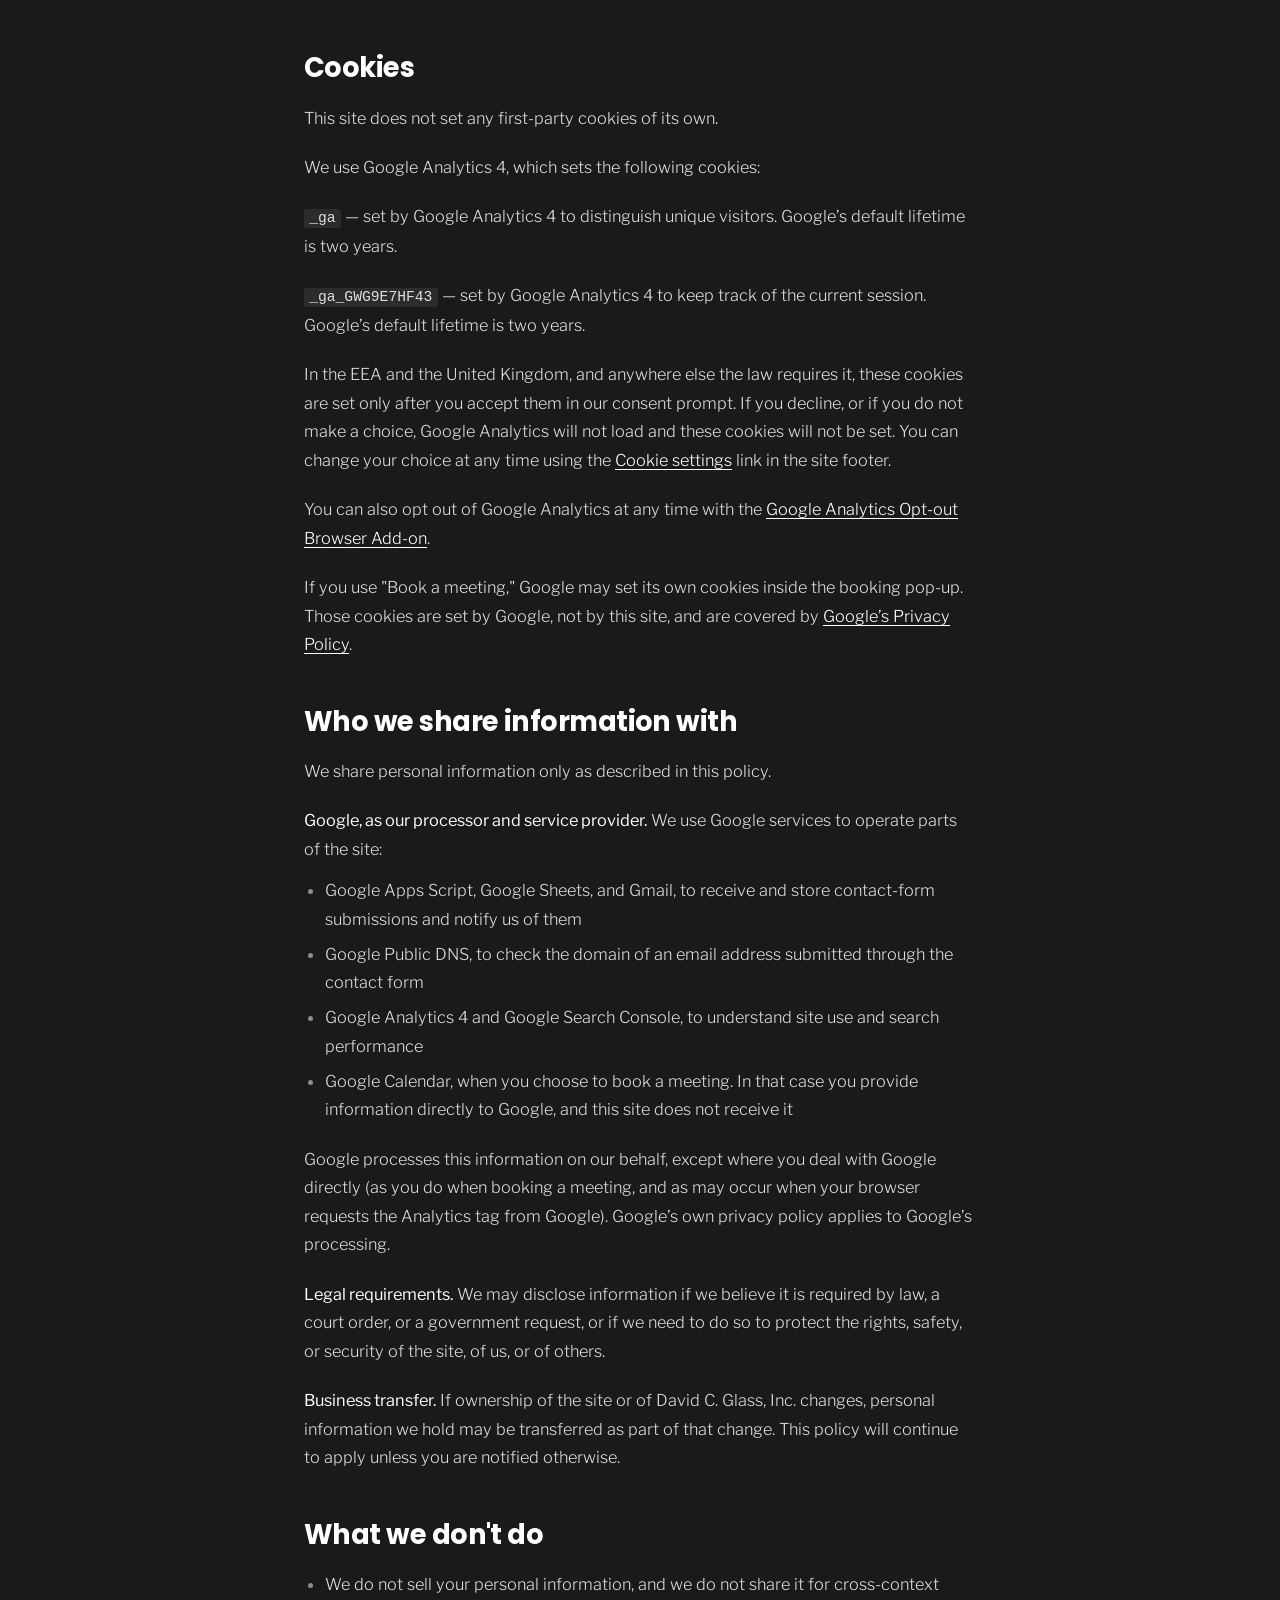
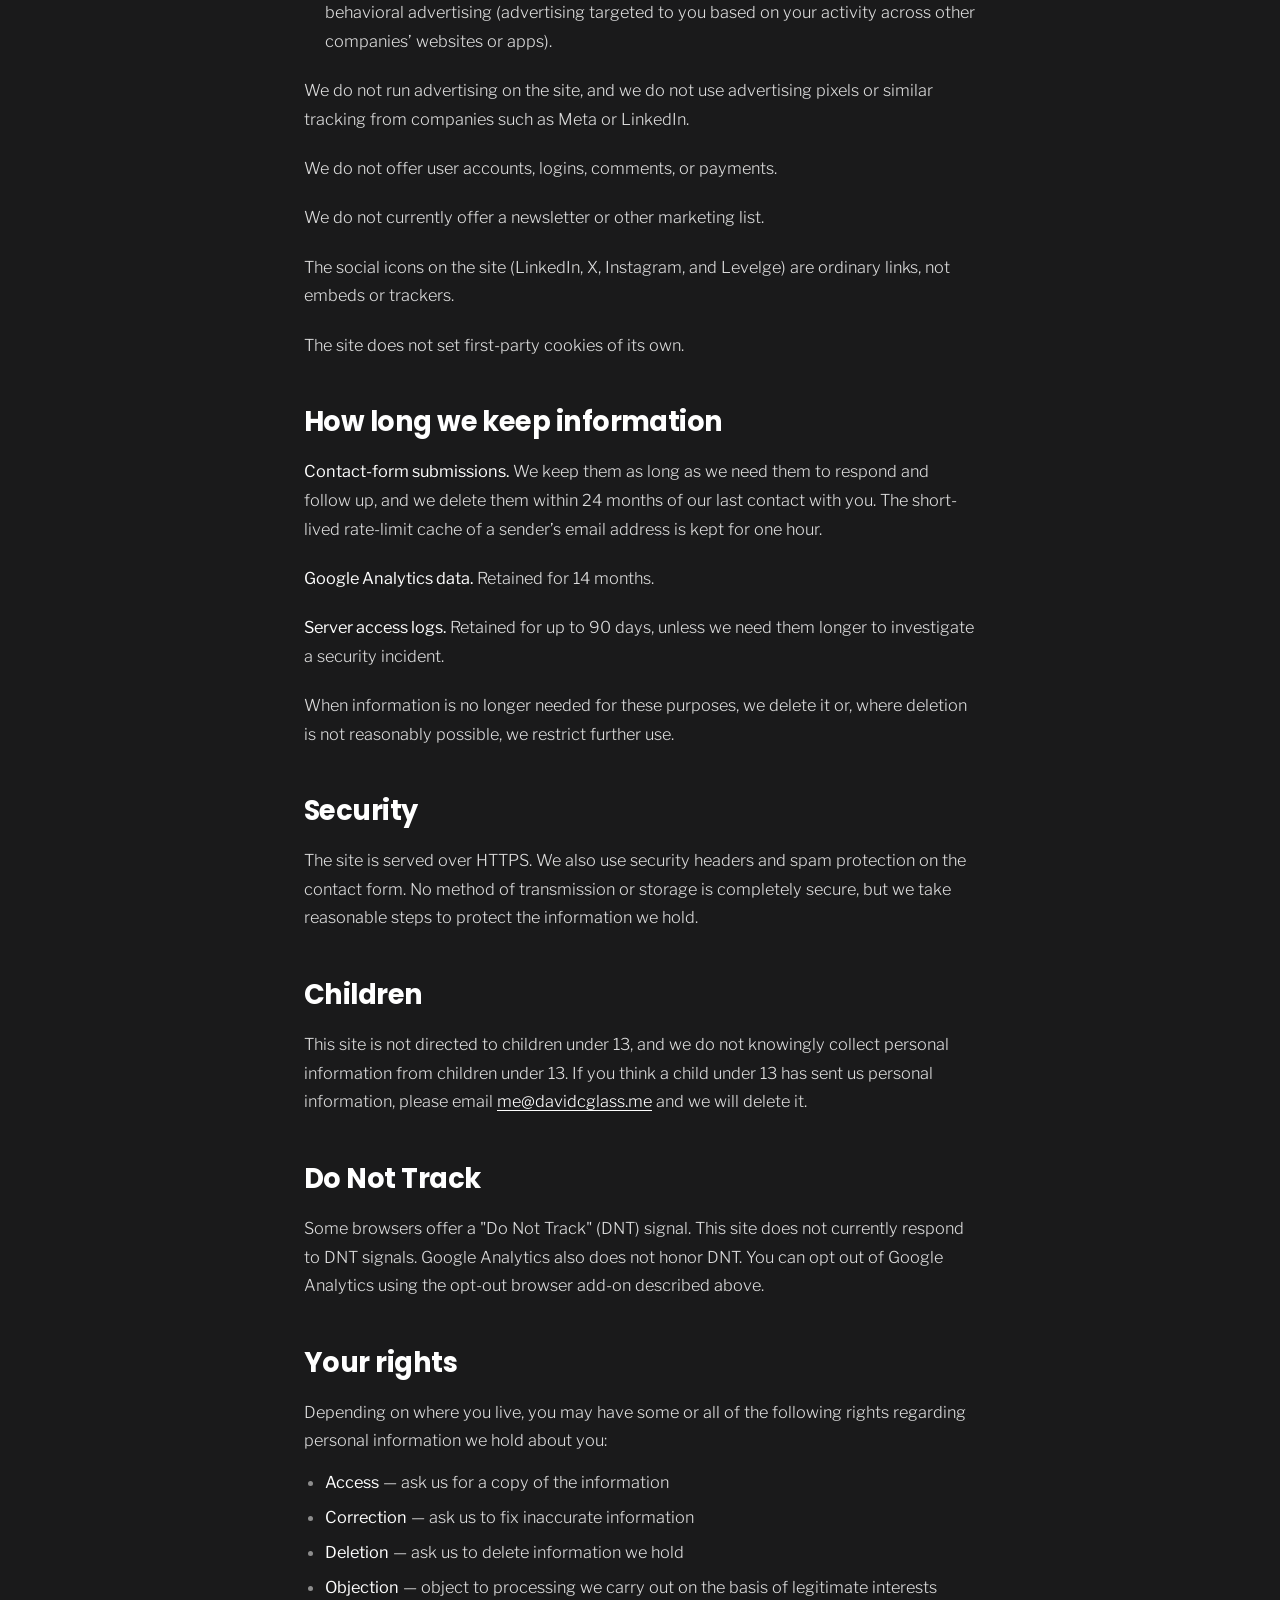
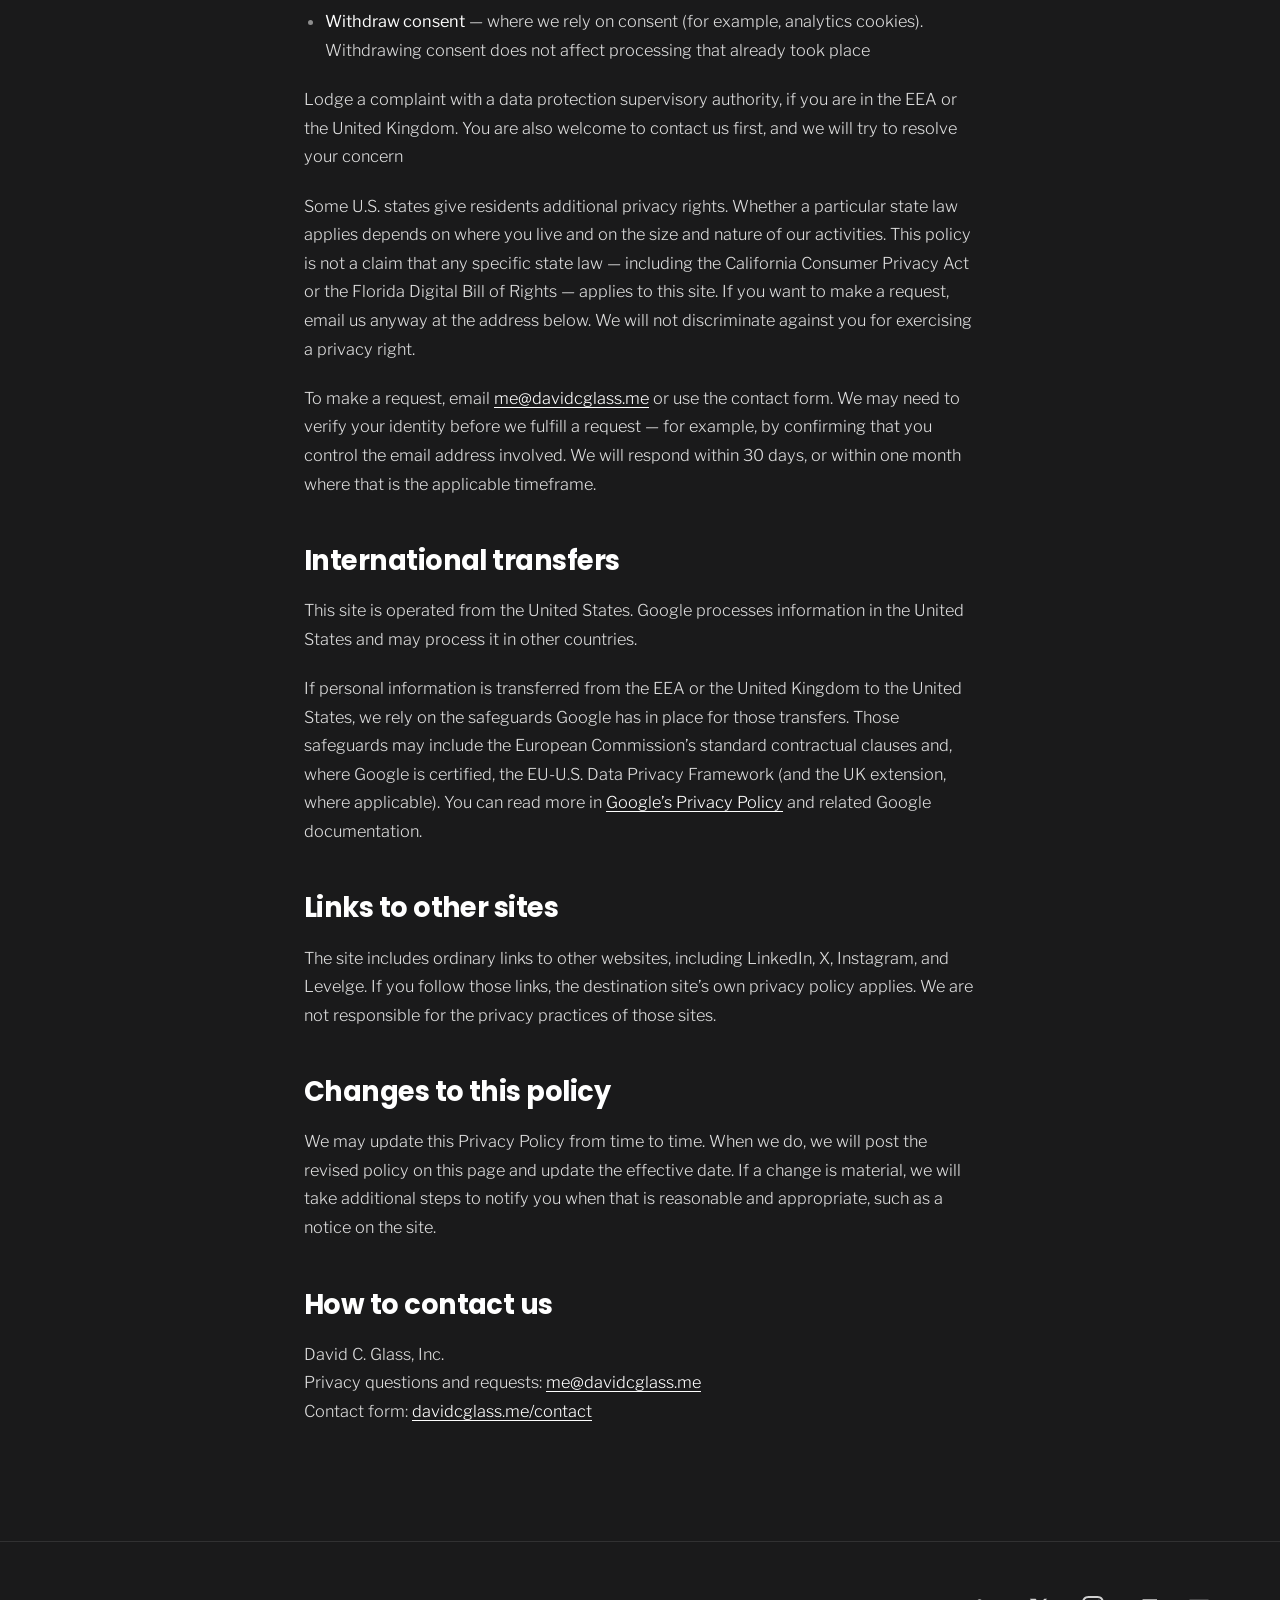
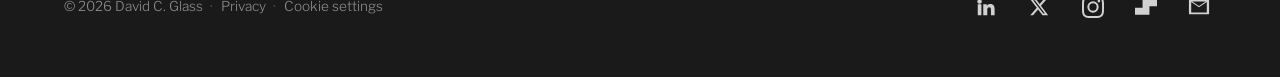
<file: privacy.html>
<!doctype html>
<html lang="en">
<head>
<meta charset="utf-8">
<meta name="viewport" content="width=device-width, initial-scale=1">
<script src="/assets/consent.js?v=1"></script>
<title>Privacy Policy | David C. Glass</title>
<meta name="description" content="How davidcglass.me collects, uses, and protects information.">
<link rel="canonical" href="https://www.davidcglass.me/privacy">
<meta property="og:type" content="website">
<meta property="og:url" content="https://www.davidcglass.me/privacy">
<meta property="og:title" content="Privacy Policy | David C. Glass">
<meta property="og:description" content="How davidcglass.me collects, uses, and protects information.">
<meta property="og:image" content="https://www.davidcglass.me/images/share/og-image.jpg">
<meta name="twitter:card" content="summary_large_image">
<meta name="twitter:site" content="@davidcglass">
<link rel="icon" href="/favicon.ico" sizes="48x48">
<link rel="icon" href="/images/icons/favicon.svg" type="image/svg+xml">
<link rel="apple-touch-icon" href="/images/icons/apple-touch-icon.png">
<link rel="preload" href="/assets/fonts/poppins-latin-700-normal.woff2" as="font" type="font/woff2" crossorigin>
<link rel="stylesheet" href="/assets/site.css?v=33">
</head>
<body>
<div class="topbar"></div>
<a class="home-link" href="/">David C. Glass</a>
<button class="menu-btn" aria-label="Open menu" aria-expanded="false" aria-controls="site-menu"><span></span><span></span><span></span></button>
<nav id="site-menu" aria-label="Main">
  <ul>
    <li><a href="/">Home</a></li>
    <li><a href="/about">About</a></li>
    <li><a href="/projects">Projects</a></li>
    <li><a href="/gallery">Gallery</a></li>
    <li><a href="/blog">Blog</a></li>
    <li><a href="https://calendar.app.google/iK7b4toyFEdSiS6U8" target="_blank" rel="noopener">Meet</a></li>
    <li><a href="/contact">Contact</a></li>
  </ul>
</nav>

<main>
  <header class="wrap page-head"><div style="max-width:42rem;margin:0 auto">
    <h1 style="font-size:clamp(2rem,3.6vw,2.8rem);margin-top:0">Privacy Policy</h1>
    <p class="lead effective" style="margin-top:1rem">Effective date: November 28, 2026</p>
  </div></header>

  <section class="wrap" style="padding-top:0;border-top:0">
    <article class="post-body policy">
      <p>This Privacy Policy describes how David C. Glass, Inc. ("we," "us," or "our") collects, uses, and shares information when you visit the personal website of David C. Glass at https://davidcglass.me (the "site").</p>
      <p>We collect only what we need to run the site, respond to you, and keep the site secure.</p>
      <h2 id="who-we-are">Who we are</h2>
      <p>This site is operated by David C. Glass, Inc., a Florida corporation. It is the personal website and portfolio of David C. Glass, and a way for people to contact him. The site offers no products or services.</p>
      <p>The site is hosted on our own server and is made up of static pages. It has no user accounts, logins, or site database.</p>
      <p>For privacy questions or requests, email <a class="js-mail" data-u="me" data-d="davidcglass.me" href="/contact">me [at] davidcglass [dot] me</a> or use the contact form.</p>
      <h2 id="what-we-collect">What we collect</h2>
      <h3>Contact form</h3>
      <p>If you write to us through the contact form at <a href="/contact">davidcglass.me/contact</a>, we collect:</p>
      <ul>
      <li>Your name</li>
      <li>Your email address</li>
      <li>Your company, if you choose to provide it</li>
      <li>The topic and your message</li>
      </ul>
      <p>The form also collects two technical fields used only to detect and block spam: how long you spent on the page before sending, and a hidden field that people do not fill in (a "honeypot"). We do not use these fields for any other purpose.</p>
      <p>When you submit the form, Google Apps Script processes the submission, records it in a Google Sheet in our Google account, and sends a notification to <a class="js-mail" data-u="me" data-d="davidcglass.me" href="/contact">me [at] davidcglass [dot] me</a> through Gmail. Google acts as our processor and service provider for this.</p>
      <p>To help confirm that your address can receive mail, we look up only the domain part of the email address (for example, gmail.com) using Google Public DNS. We also keep the sender&rsquo;s email address in a temporary cache for one hour so we can limit repeat messages.</p>
      <p>We use contact-form submissions to respond to your inquiry. We do not use them for marketing, and we do not sell them.</p>
      <h3>Analytics</h3>
      <p>We use Google Analytics 4 (measurement ID G-GWG9E7HF43) to understand how visitors use the site. The Analytics tag is loaded from googletagmanager.com.</p>
      <p>Google Analytics may collect:</p>
      <ul>
      <li>Pages you view</li>
      <li>The site you came from (the referrer)</li>
      <li>Device, browser, and screen size</li>
      <li>Approximate location (city or region, not a precise address)</li>
      <li>Session details, such as when a visit starts and how it unfolds</li>
      </ul>
      <p>Google Analytics 4 does not log or store full IP addresses. Our Analytics property is also linked to Google Search Console, which helps us understand how the site appears in Google Search.</p>
      <p>We have configured Google Analytics so that Google signals and Google&rsquo;s advertising features are turned off, and so that Analytics data is retained for 14 months.</p>
      <p>You can opt out of Google Analytics at any time with the <a href="https://tools.google.com/dlpage/gaoptout" target="_blank" rel="noopener">Google Analytics Opt-out Browser Add-on</a>.</p>
      <h3>Booking a meeting</h3>
      <p>If you use "Book a meeting," a Google Calendar appointment page opens in a pop-up. You enter your name, email address, and any booking details directly with Google. This site does not receive that information.</p>
      <p><a href="https://policies.google.com/privacy" target="_blank" rel="noopener">Google&rsquo;s Privacy Policy</a> applies to the information you give Google, and Google may set its own cookies inside the pop-up.</p>
      <h3>Server logs</h3>
      <p>Our server automatically records standard access logs, including your IP address, browser, the page requested, and the date and time. We use these logs for security and troubleshooting.</p>
      <h2 id="how-we-use-your-information">How we use your information</h2>
      <p>We use the information described above to:</p>
      <ul>
      <li>Respond to inquiries you send us</li>
      <li>Understand how the site is used, so we can maintain and improve it</li>
      <li>Keep the site secure and in working order, including by detecting spam, abuse, and attacks</li>
      <li>Display the site, including its typography</li>
      <li>Meet our legal obligations</li>
      </ul>
      <p>We do not use this information for marketing, and we do not show advertising on the site.</p>
      <p>Where the GDPR or UK GDPR applies, we process personal information on these legal bases:</p>
      <p><strong>Legitimate interests.</strong> We process contact-form submissions to respond to an inquiry you chose to send, and server logs to keep the site secure and in working order.</p>
      <p><strong>Consent.</strong> Where the law requires consent for analytics cookies &mdash; including in the European Economic Area (EEA) and the United Kingdom &mdash; we use Google Analytics only with your consent. You can withdraw that consent at any time, as described below.</p>
      <h2 id="cookies">Cookies</h2>
      <p>This site does not set any first-party cookies of its own.</p>
      <p>We use Google Analytics 4, which sets the following cookies:</p>
      <p><code>_ga</code> &mdash; set by Google Analytics 4 to distinguish unique visitors. Google&rsquo;s default lifetime is two years.</p>
      <p><code>_ga_GWG9E7HF43</code> &mdash; set by Google Analytics 4 to keep track of the current session. Google&rsquo;s default lifetime is two years.</p>
      <p>In the EEA and the United Kingdom, and anywhere else the law requires it, these cookies are set only after you accept them in our consent prompt. If you decline, or if you do not make a choice, Google Analytics will not load and these cookies will not be set. You can change your choice at any time using the <a href="#cookies" data-cookie-settings>Cookie settings</a> link in the site footer.</p>
      <p>You can also opt out of Google Analytics at any time with the <a href="https://tools.google.com/dlpage/gaoptout" target="_blank" rel="noopener">Google Analytics Opt-out Browser Add-on</a>.</p>
      <p>If you use "Book a meeting," Google may set its own cookies inside the booking pop-up. Those cookies are set by Google, not by this site, and are covered by <a href="https://policies.google.com/privacy" target="_blank" rel="noopener">Google&rsquo;s Privacy Policy</a>.</p>
      <h2 id="who-we-share-information-with">Who we share information with</h2>
      <p>We share personal information only as described in this policy.</p>
      <p><strong>Google, as our processor and service provider.</strong> We use Google services to operate parts of the site:</p>
      <ul>
      <li>Google Apps Script, Google Sheets, and Gmail, to receive and store contact-form submissions and notify us of them</li>
      <li>Google Public DNS, to check the domain of an email address submitted through the contact form</li>
      <li>Google Analytics 4 and Google Search Console, to understand site use and search performance</li>
      <li>Google Calendar, when you choose to book a meeting. In that case you provide information directly to Google, and this site does not receive it</li>
      </ul>
      <p>Google processes this information on our behalf, except where you deal with Google directly (as you do when booking a meeting, and as may occur when your browser requests the Analytics tag from Google). Google&rsquo;s own privacy policy applies to Google&rsquo;s processing.</p>
      <p><strong>Legal requirements.</strong> We may disclose information if we believe it is required by law, a court order, or a government request, or if we need to do so to protect the rights, safety, or security of the site, of us, or of others.</p>
      <p><strong>Business transfer.</strong> If ownership of the site or of David C. Glass, Inc. changes, personal information we hold may be transferred as part of that change. This policy will continue to apply unless you are notified otherwise.</p>
      <h2 id="what-we-don-t-do">What we don&#x27;t do</h2>
      <ul>
      <li>We do not sell your personal information, and we do not share it for cross-context behavioral advertising (advertising targeted to you based on your activity across other companies&rsquo; websites or apps).</li>
      </ul>
      <p>We do not run advertising on the site, and we do not use advertising pixels or similar tracking from companies such as Meta or LinkedIn.</p>
      <p>We do not offer user accounts, logins, comments, or payments.</p>
      <p>We do not currently offer a newsletter or other marketing list.</p>
      <p>The social icons on the site (LinkedIn, X, Instagram, and Levelge) are ordinary links, not embeds or trackers.</p>
      <p>The site does not set first-party cookies of its own.</p>
      <h2 id="how-long-we-keep-information">How long we keep information</h2>
      <p><strong>Contact-form submissions.</strong> We keep them as long as we need them to respond and follow up, and we delete them within 24 months of our last contact with you. The short-lived rate-limit cache of a sender&rsquo;s email address is kept for one hour.</p>
      <p><strong>Google Analytics data.</strong> Retained for 14 months.</p>
      <p><strong>Server access logs.</strong> Retained for up to 90 days, unless we need them longer to investigate a security incident.</p>
      <p>When information is no longer needed for these purposes, we delete it or, where deletion is not reasonably possible, we restrict further use.</p>
      <h2 id="security">Security</h2>
      <p>The site is served over HTTPS. We also use security headers and spam protection on the contact form. No method of transmission or storage is completely secure, but we take reasonable steps to protect the information we hold.</p>
      <h2 id="children">Children</h2>
      <p>This site is not directed to children under 13, and we do not knowingly collect personal information from children under 13. If you think a child under 13 has sent us personal information, please email <a class="js-mail" data-u="me" data-d="davidcglass.me" href="/contact">me [at] davidcglass [dot] me</a> and we will delete it.</p>
      <h2 id="do-not-track">Do Not Track</h2>
      <p>Some browsers offer a "Do Not Track" (DNT) signal. This site does not currently respond to DNT signals. Google Analytics also does not honor DNT. You can opt out of Google Analytics using the opt-out browser add-on described above.</p>
      <h2 id="your-rights">Your rights</h2>
      <p>Depending on where you live, you may have some or all of the following rights regarding personal information we hold about you:</p>
      <ul>
      <li><strong>Access</strong> &mdash; ask us for a copy of the information</li>
      <li><strong>Correction</strong> &mdash; ask us to fix inaccurate information</li>
      <li><strong>Deletion</strong> &mdash; ask us to delete information we hold</li>
      <li><strong>Objection</strong> &mdash; object to processing we carry out on the basis of legitimate interests</li>
      <li><strong>Withdraw consent</strong> &mdash; where we rely on consent (for example, analytics cookies). Withdrawing consent does not affect processing that already took place</li>
      </ul>
      <p>Lodge a complaint with a data protection supervisory authority, if you are in the EEA or the United Kingdom. You are also welcome to contact us first, and we will try to resolve your concern</p>
      <p>Some U.S. states give residents additional privacy rights. Whether a particular state law applies depends on where you live and on the size and nature of our activities. This policy is not a claim that any specific state law &mdash; including the California Consumer Privacy Act or the Florida Digital Bill of Rights &mdash; applies to this site. If you want to make a request, email us anyway at the address below. We will not discriminate against you for exercising a privacy right.</p>
      <p>To make a request, email <a class="js-mail" data-u="me" data-d="davidcglass.me" href="/contact">me [at] davidcglass [dot] me</a> or use the contact form. We may need to verify your identity before we fulfill a request &mdash; for example, by confirming that you control the email address involved. We will respond within 30 days, or within one month where that is the applicable timeframe.</p>
      <h2 id="international-transfers">International transfers</h2>
      <p>This site is operated from the United States. Google processes information in the United States and may process it in other countries.</p>
      <p>If personal information is transferred from the EEA or the United Kingdom to the United States, we rely on the safeguards Google has in place for those transfers. Those safeguards may include the European Commission&rsquo;s standard contractual clauses and, where Google is certified, the EU-U.S. Data Privacy Framework (and the UK extension, where applicable). You can read more in <a href="https://policies.google.com/privacy" target="_blank" rel="noopener">Google&rsquo;s Privacy Policy</a> and related Google documentation.</p>
      <h2 id="links-to-other-sites">Links to other sites</h2>
      <p>The site includes ordinary links to other websites, including LinkedIn, X, Instagram, and Levelge. If you follow those links, the destination site&rsquo;s own privacy policy applies. We are not responsible for the privacy practices of those sites.</p>
      <h2 id="changes-to-this-policy">Changes to this policy</h2>
      <p>We may update this Privacy Policy from time to time. When we do, we will post the revised policy on this page and update the effective date. If a change is material, we will take additional steps to notify you when that is reasonable and appropriate, such as a notice on the site.</p>
      <h2 id="how-to-contact-us">How to contact us</h2>
      <p>David C. Glass, Inc.<br>Privacy questions and requests: <a class="js-mail" data-u="me" data-d="davidcglass.me" href="/contact">me [at] davidcglass [dot] me</a><br>Contact form: <a href="/contact">davidcglass.me/contact</a></p>
    </article>
  </section>
</main>

<footer>
  <div class="wrap">
    <small class="legal">&copy; <span class="year">2026</span> David C. Glass<span class="sep">&middot;</span><a href="/privacy">Privacy</a><span class="sep">&middot;</span><a href="/privacy#cookies" data-cookie-settings>Cookie settings</a></small>
    <ul class="social" aria-label="Social links">
      <li><a href="https://www.linkedin.com/in/davidcglass/" aria-label="LinkedIn" target="_blank" rel="noopener">
        <svg viewBox="0 0 24 24"><path d="M4.98 3.5a2.5 2.5 0 1 1 0 5 2.5 2.5 0 0 1 0-5zM3 9h4v12H3zM9 9h3.8v1.7h.05c.53-1 1.83-2.05 3.77-2.05 4.03 0 4.78 2.65 4.78 6.1V21h-4v-5.6c0-1.34-.03-3.06-1.86-3.06-1.87 0-2.15 1.46-2.15 2.96V21H9z"/></svg></a></li>
      <li><a href="https://x.com/davidcglass" aria-label="X" target="_blank" rel="noopener">
        <svg viewBox="0 0 24 24"><path d="M17.75 3h3.07l-6.7 7.66L22 21h-6.17l-4.83-6.32L5.47 21H2.4l7.17-8.2L2 3h6.33l4.37 5.77zm-1.08 16.17h1.7L7.4 4.73H5.58z"/></svg></a></li>
      <li><a href="https://www.instagram.com/davidcglass/" aria-label="Instagram" target="_blank" rel="noopener">
        <svg viewBox="0 0 24 24"><path d="M12 2.2c3.2 0 3.58 0 4.85.07 3.25.15 4.77 1.69 4.92 4.92.06 1.27.07 1.65.07 4.85s0 3.58-.07 4.85c-.15 3.23-1.66 4.77-4.92 4.92-1.27.06-1.65.07-4.85.07s-3.58 0-4.85-.07c-3.26-.15-4.77-1.7-4.92-4.92C2.17 15.58 2.16 15.2 2.16 12s0-3.58.07-4.85C2.38 3.92 3.9 2.38 7.15 2.23 8.42 2.17 8.8 2.16 12 2.16zM12 0C8.74 0 8.33 0 7.05.07 2.7.27.27 2.69.07 7.05 0 8.33 0 8.74 0 12s0 3.67.07 4.95c.2 4.36 2.62 6.78 6.98 6.98C8.33 24 8.74 24 12 24s3.67 0 4.95-.07c4.35-.2 6.78-2.62 6.98-6.98.06-1.28.07-1.69.07-4.95s0-3.67-.07-4.95C23.73 2.7 21.31.27 16.95.07 15.67 0 15.26 0 12 0zm0 5.84a6.16 6.16 0 1 0 0 12.32 6.16 6.16 0 0 0 0-12.32zM12 16a4 4 0 1 1 0-8 4 4 0 0 1 0 8zm6.4-11.85a1.44 1.44 0 1 0 0 2.88 1.44 1.44 0 0 0 0-2.88z"/></svg></a></li>
      <li><a href="https://www.levelge.com/u/david" aria-label="Levelge" target="_blank" rel="noopener">
        <svg viewBox="0 0 64 64"><polygon points="21.984,34.496 0,34.496 0,54.527 42.016,54.527 42.016,29.504 64,29.504 64,9.473 21.984,9.473"/></svg></a></li>
      <li><a href="/contact" aria-label="Contact">
        <svg viewBox="0 0 24 24"><path d="M2 4h20a1 1 0 0 1 1 1v14a1 1 0 0 1-1 1H2a1 1 0 0 1-1-1V5a1 1 0 0 1 1-1zm10 8.2L3.5 6.5v.04V18h17V6.54L12 12.2zM4.6 6l7.4 4.93L19.4 6z"/></svg></a></li>
    </ul>
  </div>
</footer>
<script src="/assets/menu.js?v=2"></script>
<script src="/assets/book.js?v=1"></script>
<script>
document.querySelectorAll('.js-mail').forEach(function (a) {
  var e = a.getAttribute('data-u') + '\u0040' + a.getAttribute('data-d');
  a.href = 'mai' + 'lto:' + e; a.textContent = e;
});
</script>
</body>
</html>
</file>
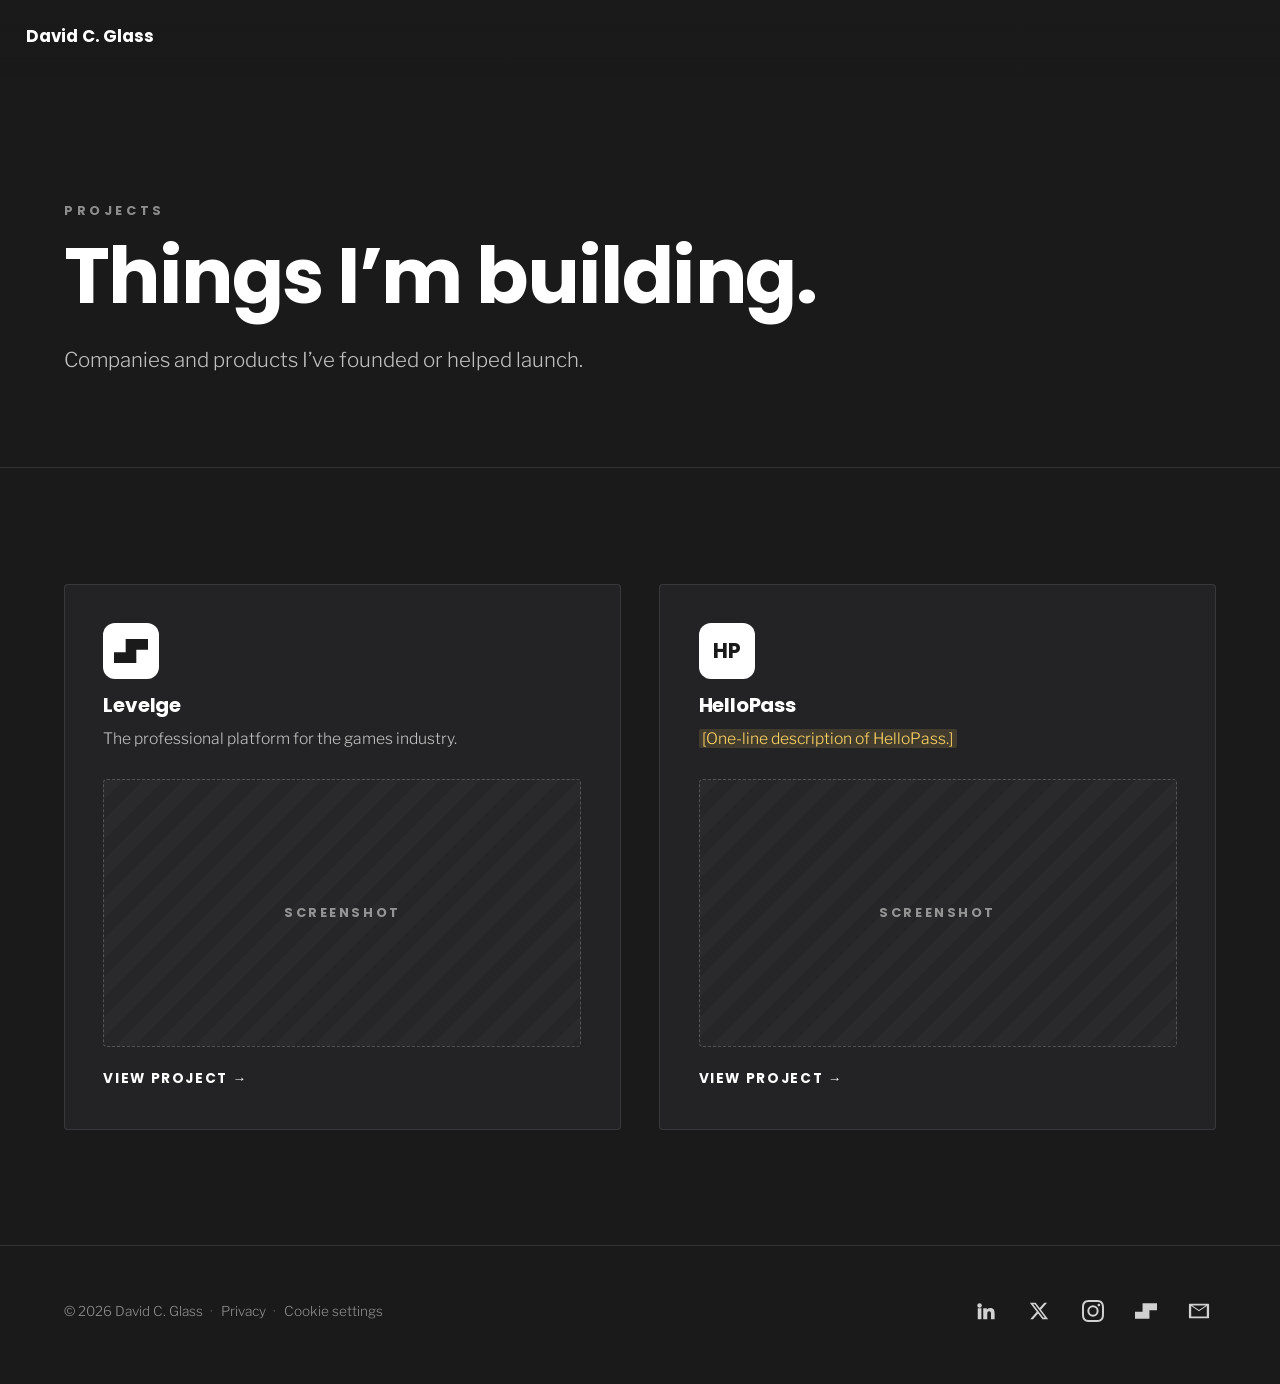
<file: projects.html>
<!doctype html>
<html lang="en">
<head>
<meta charset="utf-8">
<meta name="viewport" content="width=device-width, initial-scale=1">
<script src="/assets/consent.js?v=1"></script>
<title>Projects | David C. Glass</title>
<meta name="description" content="Projects by David C. Glass, including Levelge and HelloPass.">
<link rel="canonical" href="https://www.davidcglass.me/projects">
<meta property="og:type" content="website">
<meta property="og:url" content="https://www.davidcglass.me/projects">
<meta property="og:title" content="Projects | David C. Glass">
<meta property="og:description" content="Projects by David C. Glass, including Levelge and HelloPass.">
<meta property="og:image" content="https://www.davidcglass.me/images/share/og-image.jpg">
<meta name="twitter:card" content="summary_large_image">
<meta name="twitter:site" content="@davidcglass">
<link rel="icon" href="/favicon.ico" sizes="48x48">
<link rel="icon" href="/images/icons/favicon.svg" type="image/svg+xml">
<link rel="apple-touch-icon" href="/images/icons/apple-touch-icon.png">
<link rel="preload" href="/assets/fonts/poppins-latin-700-normal.woff2" as="font" type="font/woff2" crossorigin>
<link rel="stylesheet" href="/assets/site.css?v=33">
</head>
<body>
<div class="topbar"></div>
<a class="home-link" href="/">David C. Glass</a>
<button class="menu-btn" aria-label="Open menu" aria-expanded="false" aria-controls="site-menu"><span></span><span></span><span></span></button>
<nav id="site-menu" aria-label="Main">
  <ul>
    <li><a href="/">Home</a></li>
    <li><a href="/about">About</a></li>
    <li><a href="/projects" aria-current="page">Projects</a></li>
    <li><a href="/gallery">Gallery</a></li>
    <li><a href="/blog">Blog</a></li>
    <li><a href="https://calendar.app.google/iK7b4toyFEdSiS6U8" target="_blank" rel="noopener">Meet</a></li>
    <li><a href="/contact">Contact</a></li>
  </ul>
</nav>

<main>
  <header class="wrap page-head">
    <div class="eyebrow">Projects</div>
    <h1>Things I&rsquo;m building.</h1>
    <p class="lead">Companies and products I&rsquo;ve founded or helped launch.</p>
  </header>

  <section class="wrap">
    <div class="grid grid-2">
      <a class="card project-card" href="/levelge">
        <div class="logo"><svg viewBox="0 0 64 64" aria-hidden="true"><polygon points="21.984,34.496 0,34.496 0,54.527 42.016,54.527 42.016,29.504 64,29.504 64,9.473 21.984,9.473"/></svg></div>
        <h3>Levelge</h3>
        <p>The professional platform for the games industry.</p>
        <div class="placeholder shot">Screenshot</div>
        <span class="more">View project &rarr;</span>
      </a>
      <a class="card project-card" href="/hellopass">
        <div class="logo">HP</div>
        <h3>HelloPass</h3>
        <p><span class="todo">[One-line description of HelloPass.]</span></p>
        <div class="placeholder shot">Screenshot</div>
        <span class="more">View project &rarr;</span>
      </a>
    </div>
  </section>
</main>

<footer>
  <div class="wrap">
    <small class="legal">&copy; <span class="year">2026</span> David C. Glass<span class="sep">&middot;</span><a href="/privacy">Privacy</a><span class="sep">&middot;</span><a href="/privacy#cookies" data-cookie-settings>Cookie settings</a></small>
    <ul class="social" aria-label="Social links">
      <li><a href="https://www.linkedin.com/in/davidcglass/" aria-label="LinkedIn" target="_blank" rel="noopener">
        <svg viewBox="0 0 24 24"><path d="M4.98 3.5a2.5 2.5 0 1 1 0 5 2.5 2.5 0 0 1 0-5zM3 9h4v12H3zM9 9h3.8v1.7h.05c.53-1 1.83-2.05 3.77-2.05 4.03 0 4.78 2.65 4.78 6.1V21h-4v-5.6c0-1.34-.03-3.06-1.86-3.06-1.87 0-2.15 1.46-2.15 2.96V21H9z"/></svg></a></li>
      <li><a href="https://x.com/davidcglass" aria-label="X" target="_blank" rel="noopener">
        <svg viewBox="0 0 24 24"><path d="M17.75 3h3.07l-6.7 7.66L22 21h-6.17l-4.83-6.32L5.47 21H2.4l7.17-8.2L2 3h6.33l4.37 5.77zm-1.08 16.17h1.7L7.4 4.73H5.58z"/></svg></a></li>
      <li><a href="https://www.instagram.com/davidcglass/" aria-label="Instagram" target="_blank" rel="noopener">
        <svg viewBox="0 0 24 24"><path d="M12 2.2c3.2 0 3.58 0 4.85.07 3.25.15 4.77 1.69 4.92 4.92.06 1.27.07 1.65.07 4.85s0 3.58-.07 4.85c-.15 3.23-1.66 4.77-4.92 4.92-1.27.06-1.65.07-4.85.07s-3.58 0-4.85-.07c-3.26-.15-4.77-1.7-4.92-4.92C2.17 15.58 2.16 15.2 2.16 12s0-3.58.07-4.85C2.38 3.92 3.9 2.38 7.15 2.23 8.42 2.17 8.8 2.16 12 2.16zM12 0C8.74 0 8.33 0 7.05.07 2.7.27.27 2.69.07 7.05 0 8.33 0 8.74 0 12s0 3.67.07 4.95c.2 4.36 2.62 6.78 6.98 6.98C8.33 24 8.74 24 12 24s3.67 0 4.95-.07c4.35-.2 6.78-2.62 6.98-6.98.06-1.28.07-1.69.07-4.95s0-3.67-.07-4.95C23.73 2.7 21.31.27 16.95.07 15.67 0 15.26 0 12 0zm0 5.84a6.16 6.16 0 1 0 0 12.32 6.16 6.16 0 0 0 0-12.32zM12 16a4 4 0 1 1 0-8 4 4 0 0 1 0 8zm6.4-11.85a1.44 1.44 0 1 0 0 2.88 1.44 1.44 0 0 0 0-2.88z"/></svg></a></li>
      <li><a href="https://www.levelge.com/u/david" aria-label="Levelge" target="_blank" rel="noopener">
        <svg viewBox="0 0 64 64"><polygon points="21.984,34.496 0,34.496 0,54.527 42.016,54.527 42.016,29.504 64,29.504 64,9.473 21.984,9.473"/></svg></a></li>
      <li><a href="/contact" aria-label="Contact">
        <svg viewBox="0 0 24 24"><path d="M2 4h20a1 1 0 0 1 1 1v14a1 1 0 0 1-1 1H2a1 1 0 0 1-1-1V5a1 1 0 0 1 1-1zm10 8.2L3.5 6.5v.04V18h17V6.54L12 12.2zM4.6 6l7.4 4.93L19.4 6z"/></svg></a></li>
    </ul>
  </div>
</footer>
<script src="/assets/menu.js?v=2"></script>
<script src="/assets/book.js?v=1"></script>
</body>
</html>
</file>
<file: assets/site.css>
/* Self-hosted fonts (SIL Open Font License) */
@font-face { font-family: "Poppins"; font-style: normal; font-weight: 700; font-display: swap; src: url("/assets/fonts/poppins-latin-700-normal.woff2") format("woff2"); }
@font-face { font-family: "Libre Franklin"; font-style: normal; font-weight: 300; font-display: swap; src: url("/assets/fonts/libre-franklin-latin-300-normal.woff2") format("woff2"); }
@font-face { font-family: "Libre Franklin"; font-style: normal; font-weight: 400; font-display: swap; src: url("/assets/fonts/libre-franklin-latin-400-normal.woff2") format("woff2"); }

/* Shared styles for inner pages (about, projects) */
:root {
  --bg: #1a1a1b; --bg-2: #232325; --line: rgba(255,255,255,.1);
  --text: #fff; --muted: rgba(255,255,255,.72); --faint: rgba(255,255,255,.5);
  --pad: clamp(24px, 6vw, 64px); --maxw: 1200px;
}
* { box-sizing: border-box; margin: 0; padding: 0; }
body { background: var(--bg); color: var(--text); font-family: "Libre Franklin", Helvetica, Arial, sans-serif; font-weight: 300; line-height: 1.7; }
a { color: inherit; }
img { display: block; max-width: 100%; }
.wrap { padding-left: var(--pad); padding-right: var(--pad); max-width: calc(var(--maxw) + 2 * var(--pad)); margin-left: auto; margin-right: auto; }
.eyebrow { font-family: "Poppins", sans-serif; font-weight: 700; font-size: .8rem; letter-spacing: .28em; text-transform: uppercase; color: var(--faint); }
h1, h2, h3 { font-family: "Poppins", sans-serif; font-weight: 700; letter-spacing: -.02em; line-height: 1.08; }
h1 { font-size: clamp(2.6rem, 6vw, 5.5rem); margin-top: .8rem; }
h2 { font-size: clamp(1.8rem, 3.4vw, 2.8rem); }
h3 { font-size: 1.25rem; letter-spacing: -.01em; }
.lead { font-size: clamp(1.1rem, 1.6vw, 1.4rem); color: var(--muted); max-width: 36em; margin-top: 1.6rem; text-wrap: balance; }
p { color: var(--muted); max-width: 40em; }
p + p { margin-top: 1.1rem; }
section { padding: clamp(56px, 9vw, 120px) 0; border-top: 1px solid var(--line); }
.page-head { padding-top: clamp(120px, 16vw, 200px); padding-bottom: clamp(56px, 7vw, 96px); }
.grid { display: grid; gap: clamp(24px, 3vw, 48px); }
.grid-2 { grid-template-columns: repeat(auto-fit, minmax(min(100%, 420px), 1fr)); }
.grid-3 { grid-template-columns: repeat(auto-fit, minmax(min(100%, 260px), 1fr)); }
.split { display: grid; gap: clamp(32px, 5vw, 80px); grid-template-columns: 1fr; }
@media (min-width: 900px) { .split { grid-template-columns: 1fr 1.3fr; } }
.card { background: var(--bg-2); border: 1px solid var(--line); border-radius: 4px; padding: clamp(24px, 3vw, 40px); }
.card h3 { margin-top: 1rem; }
.card p { margin-top: .6rem; font-size: .98rem; }
.btn { display: inline-block; margin-top: 2rem; padding: .9rem 1.8rem; font-family: "Poppins", sans-serif; font-weight: 700; font-size: .9rem; letter-spacing: .08em; text-transform: uppercase; text-decoration: none; background: #fff; color: #1a1a1b; border-radius: 2px; transition: transform .2s, opacity .2s; }
.btn.ghost { background: transparent; color: #fff; box-shadow: inset 0 0 0 1px rgba(255,255,255,.4); }
.btn + .btn { margin-left: .8rem; }
.btn:hover { transform: translateY(-2px); opacity: .9; }
.placeholder { background: repeating-linear-gradient(135deg, #2a2a2c 0 14px, #262628 14px 28px); border: 1px dashed rgba(255,255,255,.2); border-radius: 4px; display: grid; place-items: center; color: var(--faint); font-family: "Poppins", sans-serif; font-size: .8rem; letter-spacing: .2em; text-transform: uppercase; text-align: center; padding: 1rem; }
.todo { background: rgba(255, 214, 102, .14); color: #ffd666; padding: 0 .25em; border-radius: 2px; }

/* Facts row on project pages */
.facts { display: flex; flex-wrap: wrap; gap: 1.2rem 3rem; margin-top: 2.4rem; }
.facts dt { font-family: "Poppins", sans-serif; font-weight: 700; font-size: .75rem; letter-spacing: .2em; text-transform: uppercase; color: var(--faint); }
.facts dd { margin-top: .2rem; color: #fff; }

/* Timeline on about page */
.timeline { list-style: none; }
.timeline > li { display: grid; grid-template-columns: 1fr; gap: .3rem; padding: 1.6rem 0; border-top: 1px solid var(--line); }
.timeline > li:first-child { border-top: 0; padding-top: 0; }
@media (min-width: 700px) { .timeline > li { grid-template-columns: 11rem 1fr; gap: 2rem; } }
.timeline .when { font-family: "Poppins", sans-serif; font-weight: 700; font-size: .85rem; color: var(--faint); letter-spacing: .05em; }
.timeline h3 + p { margin-top: .3rem; }

/* Project cards */
.project-card { text-decoration: none; display: block; transition: transform .25s, border-color .25s; }
.project-card:hover { transform: translateY(-4px); border-color: rgba(255,255,255,.3); }
.project-card .logo { width: 56px; height: 56px; border-radius: 12px; display: grid; place-items: center; background: #fff; color: #1a1a1b; font-family: "Poppins", sans-serif; font-weight: 700; font-size: 1.3rem; }
.project-card .logo svg { width: 34px; height: 34px; fill: currentColor; }
.project-card .shot { aspect-ratio: 16 / 9; margin-top: 1.6rem; }
.project-card .more { display: inline-block; margin-top: 1.2rem; font-family: "Poppins", sans-serif; font-weight: 700; font-size: .85rem; letter-spacing: .12em; text-transform: uppercase; }

/* Photo panel on about page */
.portrait { aspect-ratio: 4 / 5; border-radius: 10px; overflow: hidden; background: #3e3e40; }
.portrait img { width: 100%; height: 100%; object-fit: cover; object-position: 60% 30%; }

/* Footer */
footer { border-top: 1px solid var(--line); padding: 48px 0 56px; }
footer .wrap { display: flex; flex-wrap: wrap; gap: 1.5rem; align-items: center; justify-content: space-between; }
footer small { color: var(--faint); font-size: .85rem; }
.social { display: flex; gap: 1.2rem; list-style: none; }
.social a { display: grid; place-items: center; width: 34px; height: 34px; color: #fff; opacity: .8; transition: opacity .2s; }
.social a:hover { opacity: 1; }
.social svg { width: 22px; height: 22px; fill: currentColor; }

/* Logo link + menu (same behavior as homepage) */
.home-link { position: fixed; top: 22px; left: 26px; z-index: 10; font-family: "Poppins", sans-serif; font-weight: 700; font-size: 1.05rem; text-decoration: none; letter-spacing: -.01em; }
.menu-btn { position: fixed; top: 22px; right: 26px; z-index: 10; width: 40px; height: 30px; background: none; border: 0; cursor: pointer; display: flex; flex-direction: column; justify-content: space-between; }
.menu-btn span { display: block; height: 4px; background: #fff; border-radius: 1px; transition: .3s; }
.menu-open .menu-btn span:nth-child(1) { transform: translateY(13px) rotate(45deg); }
.menu-open .menu-btn span:nth-child(2) { opacity: 0; }
.menu-open .menu-btn span:nth-child(3) { transform: translateY(-13px) rotate(-45deg); }
.topbar { position: fixed; inset: 0 0 auto 0; height: 76px; z-index: 4; background: linear-gradient(to bottom, rgba(26,26,27,.95), rgba(26,26,27,0)); pointer-events: none; }
nav { position: fixed; inset: 0; z-index: 5; background: rgba(10,8,6,.96); display: flex; align-items: center; justify-content: center; opacity: 0; pointer-events: none; visibility: hidden; transition: opacity .3s, visibility 0s .3s; }
.menu-open nav { opacity: 1; pointer-events: auto; visibility: visible; transition: opacity .3s, visibility 0s; }
nav ul { list-style: none; text-align: center; }
nav a { font-family: "Poppins", sans-serif; font-weight: 700; font-size: clamp(2rem, 5vw, 3.5rem); text-decoration: none; line-height: 1.6; text-transform: uppercase; letter-spacing: .04em; }
nav a { color: #fff; transition: color .2s; }
nav a:hover, nav a:focus-visible, nav a[aria-current="page"] { color: rgba(255,255,255,.6); }
a:focus-visible, .menu-btn:focus-visible { outline: 2px solid #fff; outline-offset: 4px; }
@media (max-width: 700px) {
  .home-link { top: 17px; left: 24px; font-size: .95rem; }
  .menu-btn { top: 18px; right: 18px; width: 28px; height: 20px; }
  .menu-btn span { height: 3px; }
  .menu-open .menu-btn span:nth-child(1) { transform: translateY(8.5px) rotate(45deg); }
  .menu-open .menu-btn span:nth-child(3) { transform: translateY(-8.5px) rotate(-45deg); }
  .topbar { height: 60px; }
  .btn + .btn { margin-left: 0; }
  .btn { margin-right: .8rem; }
}

/* Contact form */
.contact-form { display: grid; gap: 1.2rem; align-content: start; }
.contact-form label { display: grid; gap: .45rem; font-family: "Poppins", sans-serif; font-weight: 700; font-size: .78rem; letter-spacing: .16em; text-transform: uppercase; color: var(--faint); }
.contact-form .opt { text-transform: none; letter-spacing: 0; font-weight: 400; font-family: "Libre Franklin", sans-serif; }
.contact-form input, .contact-form select, .contact-form textarea {
  font: 400 1rem/1.5 "Libre Franklin", Helvetica, Arial, sans-serif; letter-spacing: 0; text-transform: none;
  color: #fff; background: #1a1a1b; border: 1px solid rgba(255,255,255,.18); border-radius: 3px; padding: .8rem .9rem; width: 100%;
}
.contact-form textarea { resize: vertical; min-height: 9rem; }
.contact-form input:focus, .contact-form select:focus, .contact-form textarea:focus { outline: none; border-color: #fff; }
.contact-form .field-row { display: grid; gap: 1.2rem; grid-template-columns: repeat(auto-fit, minmax(min(100%, 200px), 1fr)); }
.contact-form .btn { margin-top: .4rem; justify-self: start; border: 0; cursor: pointer; }
.contact-form .btn:disabled { opacity: .6; cursor: default; transform: none; }
.contact-form .hp { position: absolute; left: -9999px; width: 1px; height: 1px; overflow: hidden; }
.form-status { min-height: 1.5em; font-size: .95rem; }
.form-status.ok { color: #9be39b; }
.form-status.err { color: #ffb4a6; }

/* About: photo strip */
.photo-strip { display: grid; gap: clamp(12px, 2vw, 24px); grid-template-columns: repeat(2, 1fr); margin-top: 2.4rem; }
@media (min-width: 900px) { .photo-strip { grid-template-columns: repeat(4, 1fr); } }
.photo-strip figure { margin: 0; }
.photo-strip img { width: 100%; aspect-ratio: 4 / 5; object-fit: cover; border-radius: 4px; background: #2a2a2c; }
.photo-strip figcaption { margin-top: .6rem; font-size: .85rem; color: var(--faint); }

/* Gallery */
.filters { display: flex; flex-wrap: wrap; gap: .6rem; margin-bottom: 2rem; }
.filters button { font: 700 .8rem "Poppins", sans-serif; letter-spacing: .14em; text-transform: uppercase; color: var(--muted); background: transparent; border: 1px solid rgba(255,255,255,.2); border-radius: 999px; padding: .55rem 1.1rem; cursor: pointer; }
.filters button.active, .filters button:hover { color: #1a1a1b; background: #fff; border-color: #fff; }
.masonry { columns: 3 300px; column-gap: clamp(12px, 1.6vw, 20px); }
.g-item { margin: 0 0 clamp(12px, 1.6vw, 20px); break-inside: avoid; }
.g-item[hidden] { display: none; }
.g-item a { display: block; border-radius: 4px; overflow: hidden; }
.g-item img { width: 100%; height: auto; transition: transform .4s, opacity .3s; }
.g-item a:hover img { transform: scale(1.03); }
.lightbox { position: fixed; inset: 0; z-index: 20; background: rgba(8,8,9,.96); display: flex; align-items: center; justify-content: center; }
.lightbox[hidden] { display: none; }
.lightbox figure { margin: 0; max-width: 92vw; text-align: center; }
.lightbox img { max-width: 92vw; max-height: 82vh; margin: 0 auto; border-radius: 2px; }
.lightbox figcaption { margin-top: 1rem; color: var(--muted); font-size: .95rem; }
.lightbox button { position: absolute; background: none; border: 0; color: #fff; cursor: pointer; font-size: 3rem; line-height: 1; padding: .4rem 1rem; opacity: .8; }
.lightbox button:hover { opacity: 1; }
.lb-close { top: 12px; right: 12px; }
.lb-prev { left: 8px; top: 50%; transform: translateY(-50%); }
.lb-next { right: 8px; top: 50%; transform: translateY(-50%); }
@media (max-width: 700px) { .lb-prev, .lb-next { top: auto; bottom: 16px; transform: none; } }

/* Resume details on About */
.timeline .org { font-size: .95rem; color: #fff; opacity: .85; margin-top: .15rem; }
.timeline .org + p { margin-top: .6rem; }
.bullets { margin: .8rem 0 0 1.1rem; color: var(--muted); max-width: 44em; }
.bullets li { margin-top: .4rem; padding-left: .2rem; }
.bullets li::marker { color: var(--faint); }
.timeline.compact > li { grid-template-columns: 1fr; gap: .1rem; padding: 1rem 0; }
.timeline.compact > li:first-child { padding-top: 0; }
.chips { list-style: none; display: flex; flex-wrap: wrap; gap: .5rem; margin-top: 1.4rem; }
.chips li { font-size: .88rem; color: var(--muted); border: 1px solid rgba(255,255,255,.18); border-radius: 999px; padding: .35rem .85rem; }

/* Full-width photo banner with text overlaid */
.page-hero {
  position: relative; display: flex; align-items: flex-end;
  min-height: min(74vh, 705px);
  padding: 140px 0 clamp(48px, 7vw, 96px);
  background: #111 var(--hero) center 40% / cover no-repeat;
}
.page-hero::before {
  content: ""; position: absolute; inset: 0;
  background: linear-gradient(to top, var(--bg) 0%, rgba(26,26,27,.82) 30%, rgba(12,12,14,.55) 65%, rgba(12,12,14,.45) 100%);
}
.page-hero .wrap { position: relative; width: 100%; }
.page-hero .eyebrow { color: rgba(255,255,255,.7); }
.page-hero .lead { color: rgba(255,255,255,.88); }
/* Phones and tablets: banner only as tall as its text */
@media (max-width: 1199px) { .page-hero { min-height: 430px; padding-top: 130px; padding-bottom: 48px; } }
@media (max-width: 700px) { .page-hero { min-height: 392px; padding-top: 96px; padding-bottom: 36px; background-position: 60% center; } }
.page-hero + section { border-top: 0; }
.email-hint { text-transform: none; letter-spacing: 0; font: 400 .9rem "Libre Franklin", sans-serif; color: #ffd666; min-height: 0; }
.hint-fix { background: none; border: 0; padding: 0; color: #ffd666; font: inherit; text-decoration: underline; cursor: pointer; }
.contact-form ::placeholder { color: rgba(255,255,255,.35); opacity: 1; }
.email-hint:empty { display: none; }
.contact-form .form-actions { display: flex; flex-wrap: wrap; gap: .8rem; margin-top: .4rem; }
.contact-form .form-actions .btn { margin: 0; }
.contact-form .btn.ghost { background: transparent; color: #fff; box-shadow: inset 0 0 0 1px rgba(255,255,255,.4); }
.contact-form select {
  appearance: none; -webkit-appearance: none;
  padding-right: 2.8rem;
  background: #1a1a1b url("data:image/svg+xml,%3Csvg xmlns='http://www.w3.org/2000/svg' width='12' height='8' viewBox='0 0 12 8'%3E%3Cpath d='M1 1.5l5 5 5-5' fill='none' stroke='%23ffffff' stroke-opacity='.7' stroke-width='1.8' stroke-linecap='round' stroke-linejoin='round'/%3E%3C/svg%3E") no-repeat right 1rem center / 12px 8px;
}
.contact-form .form-actions { align-items: center; gap: 1.4rem; }
.link-reset { background: none; border: 0; padding: 0; cursor: pointer; font: 400 .95rem "Libre Franklin", sans-serif; color: var(--muted); text-decoration: underline; text-underline-offset: 3px; }
.link-reset:hover { color: #fff; }
@media (max-width: 700px) { footer .wrap { flex-direction: column-reverse; align-items: center; text-align: center; } }

/* What I do cards */
.what-cards { grid-template-columns: 1fr; gap: 20px; }
@media (min-width: 760px) { .what-cards { grid-template-columns: repeat(2, 1fr); } }
.what-cards .card { border-radius: 12px; border-color: transparent; }
.what-cards .card-icon { width: 34px; height: 34px; color: #fff; display: block; }
.what-cards .card h3 { margin-top: 1.1rem; }
.what-cards .card p { margin-top: .7rem; }

/* Blog list */
.blog-list { padding-top: 0; border-top: 0; }
.post-grid { display: grid; gap: 28px; grid-template-columns: 1fr; }
@media (min-width: 760px) { .post-grid { grid-template-columns: repeat(2, 1fr); } }
.post-card { display: block; text-decoration: none; background: var(--bg-2); border-radius: 12px; overflow: hidden; transition: transform .25s; }
.post-card:hover { transform: translateY(-4px); }
.post-card-img { aspect-ratio: 16 / 9; overflow: hidden; background: #2a2a2c; }
.post-card-img img { width: 100%; height: 100%; object-fit: cover; transition: transform .5s; }
.post-card:hover .post-card-img img { transform: scale(1.04); }
.post-card-body { padding: 24px 26px 28px; }
.post-card h3 { margin-top: .5rem; font-size: 1.35rem; line-height: 1.25; }
.post-card p { margin-top: .6rem; font-size: .98rem; }
.post-card .more { display: inline-block; margin-top: 1rem; font-family: "Poppins", sans-serif; font-weight: 700; font-size: .8rem; letter-spacing: .12em; text-transform: uppercase; }
.post-meta { font-size: .85rem; color: var(--faint); letter-spacing: .02em; }

/* Blog post */
.post-hero h1 { font-size: clamp(2.2rem, 5vw, 4.2rem); max-width: 18em; }
.post-hero .post-meta { margin-top: 1.2rem; color: rgba(255,255,255,.75); font-size: .95rem; }
.post-hero .back { text-decoration: none; }
.post-hero .back:hover { color: #fff; }
.post-hero + section { padding-top: clamp(32px, 5vw, 64px); }
.post-body { max-width: 42rem; margin: 0 auto; font-size: 1.12rem; line-height: 1.8; }
.post-body > * + * { margin-top: 1.3rem; }
.post-body p, .post-body li { color: rgba(255,255,255,.85); max-width: none; }
.post-body h2 { font-size: clamp(1.5rem, 2.6vw, 2rem); margin-top: 2.6rem; }
.post-body h3 { font-size: 1.3rem; margin-top: 2rem; }
.post-body ul, .post-body ol { padding-left: 1.3rem; }
.post-body li + li { margin-top: .4rem; }
.post-body a { color: #fff; text-underline-offset: 3px; }
.post-body blockquote { border-left: 3px solid rgba(255,255,255,.4); padding: .2rem 0 .2rem 1.3rem; font-family: "Poppins", sans-serif; font-weight: 700; font-size: 1.35rem; line-height: 1.4; }
.post-body blockquote p { color: #fff; }
.post-body img { border-radius: 10px; margin: 2rem 0; }
.post-body strong { color: #fff; font-weight: 400; }
.post-nav { max-width: 42rem; margin: 4rem auto 0; padding-top: 2rem; border-top: 1px solid var(--line); display: grid; grid-template-columns: 1fr 1fr; gap: 1.5rem; }
.post-nav a { text-decoration: none; font-family: "Poppins", sans-serif; font-weight: 700; line-height: 1.3; }
.post-nav a span { display: block; font-size: .75rem; letter-spacing: .14em; text-transform: uppercase; color: var(--faint); margin-bottom: .4rem; }
.post-nav .newer { text-align: right; }

/* Footer legal links */
.legal a { color: inherit; text-decoration: none; transition: color .2s; }
.legal a:hover { color: #fff; }
.legal .sep { margin: 0 .55em; opacity: .6; }
/* Privacy page */
.policy .effective { color: var(--faint); font-size: .95rem; }
.policy h2 { scroll-margin-top: 90px; }
.policy h3 { font-size: 1.15rem; margin-top: 1.8rem; }
.policy p + ul, .policy h3 + p { margin-top: .8rem; }
.policy { font-size: 1.02rem; line-height: 1.75; }
.policy h2 { font-size: clamp(1.35rem, 2.2vw, 1.7rem); margin-top: 3rem; }
.policy li::marker { color: var(--faint); }
.policy code { font-size: .9em; background: rgba(255,255,255,.08); padding: .1em .35em; border-radius: 3px; }
</file>
